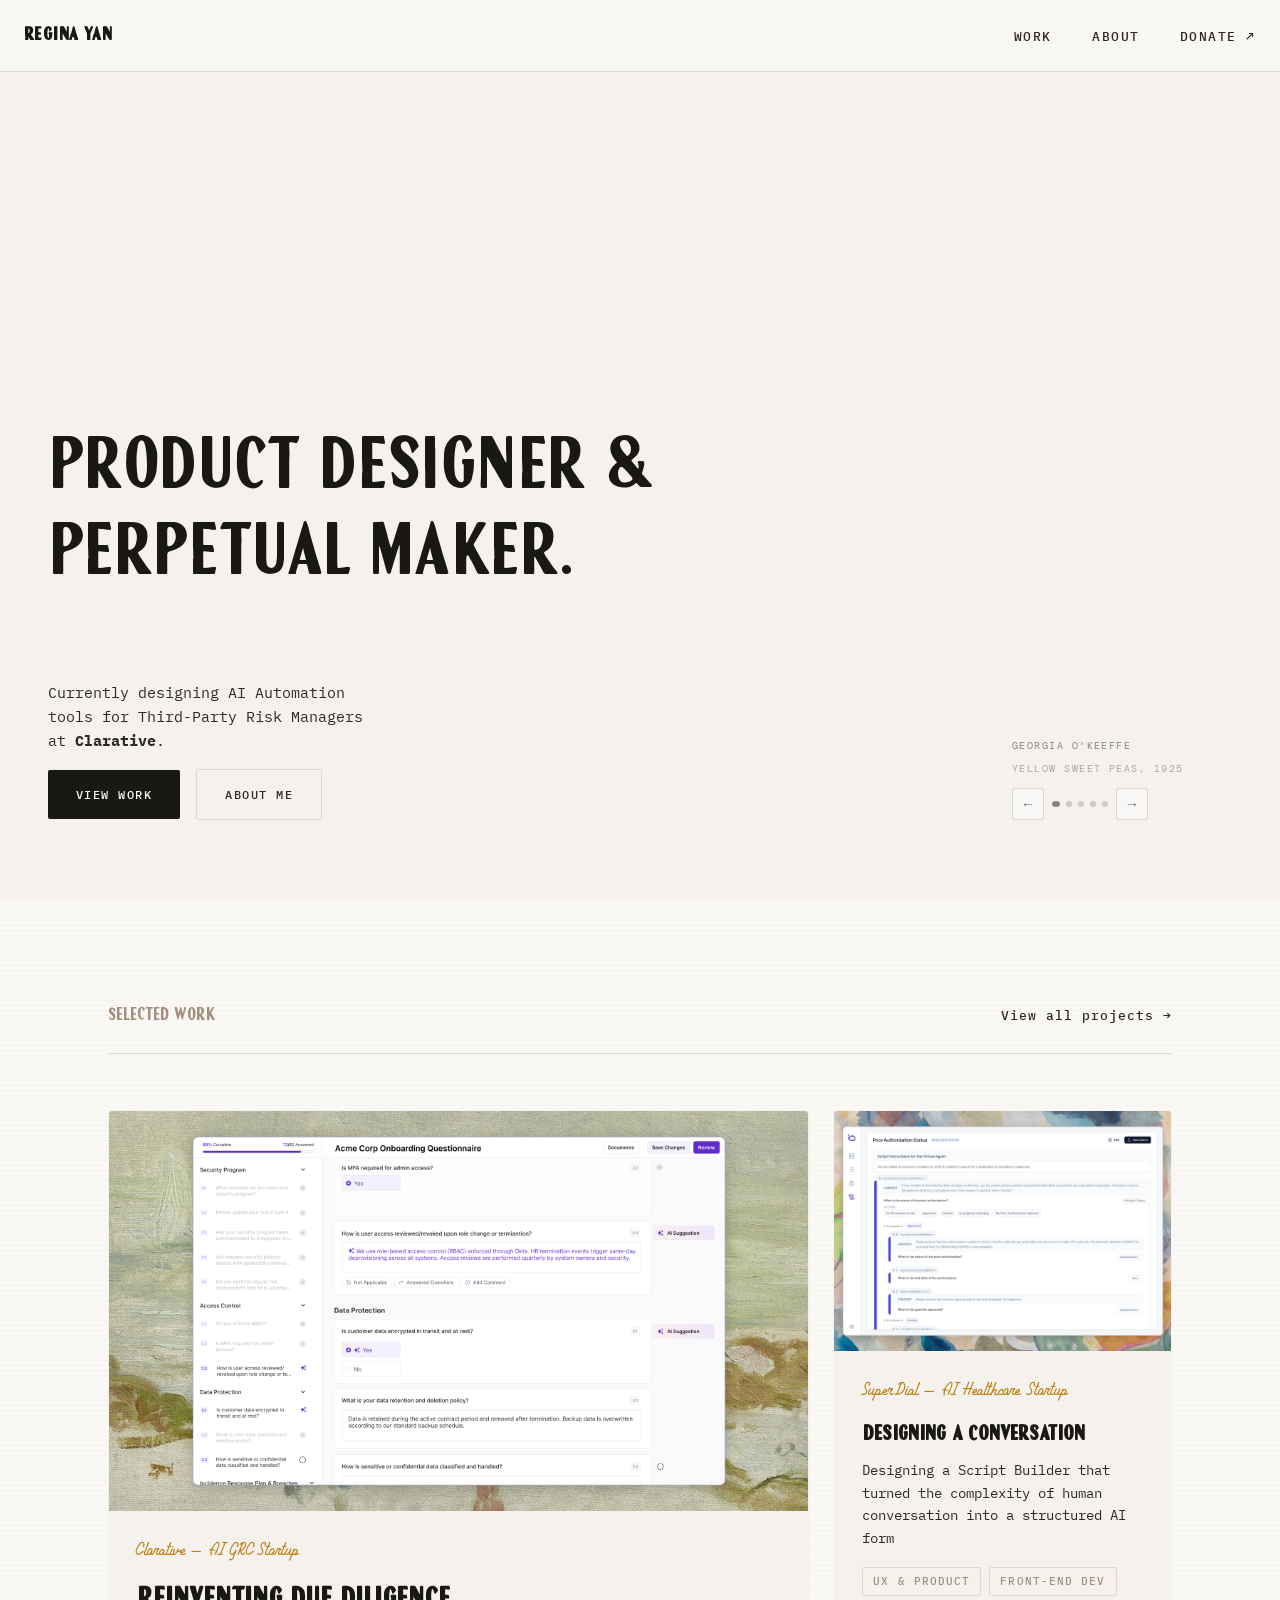
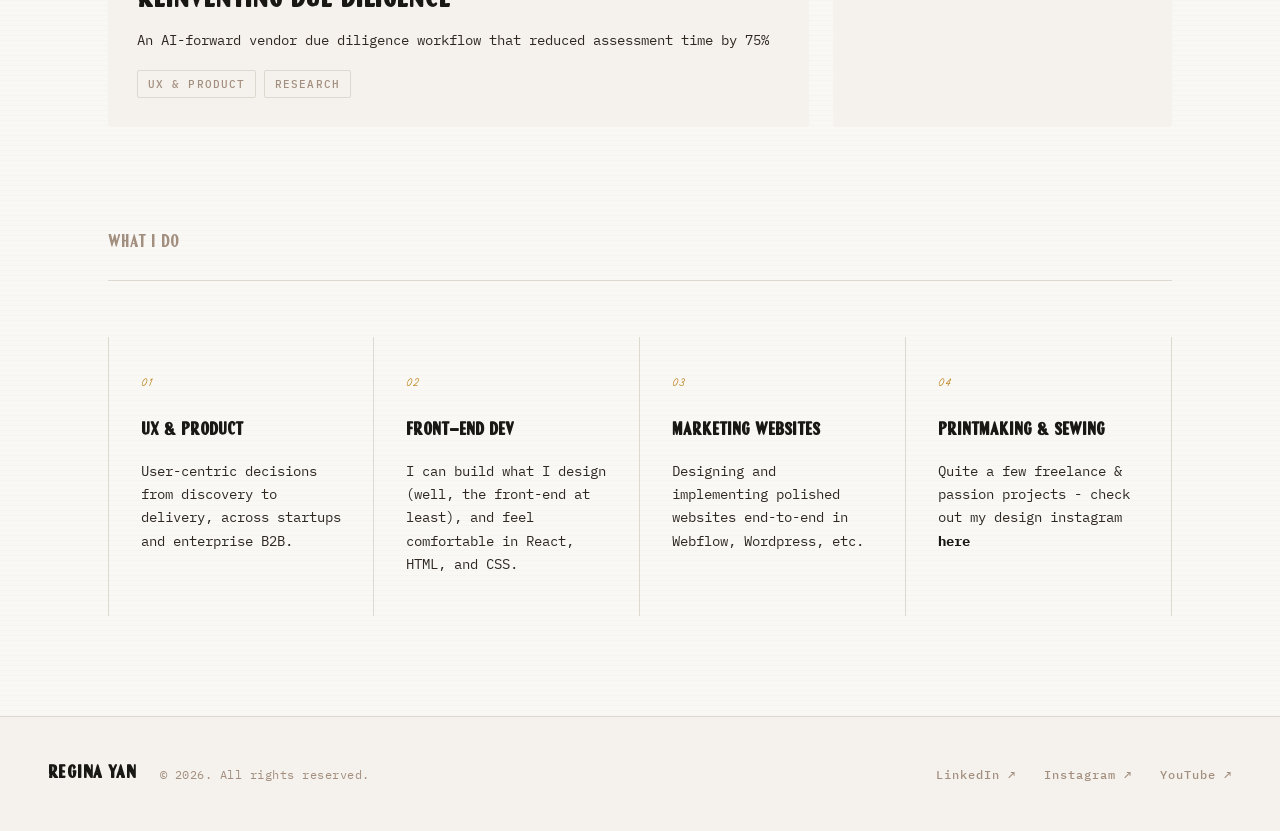
<file: index.html>
<!DOCTYPE html>
<html lang="en">
<head>
  <meta charset="UTF-8" />
  <meta name="viewport" content="width=device-width, initial-scale=1.0" />
  <title>Regina Yan — Product Designer</title>
  <link rel="preconnect" href="https://fonts.googleapis.com" />
  <link rel="preconnect" href="https://fonts.gstatic.com" crossorigin />
  <link href="https://fonts.googleapis.com/css2?family=Playfair+Display:ital,wght@0,400;0,600;0,700;1,400;1,600&family=Geist:wght@300;400;500&family=DM+Mono:wght@400&display=swap" rel="stylesheet" />
  <link rel="stylesheet" href="style.css" />
  <link href="https://fonts.googleapis.com/css2?family=IBM+Plex+Mono:ital,wght@0,100;0,200;0,300;0,400;0,500;0,600;0,700;1,100;1,200;1,300;1,400;1,500;1,600;1,700&display=swap" rel="stylesheet">
  <link href="https://fonts.googleapis.com/css2?family=IBM+Plex+Mono:ital,wght@0,100;0,200;0,300;0,400;0,500;0,600;0,700;1,100;1,200;1,300;1,400;1,500;1,600;1,700&display=swap" rel="stylesheet">
  <link rel="icon" type="image/svg+xml" href="assets/favicon.svg" />
</head>
<body>

  <nav class="nav">
    <a href="index.html" class="nav-logo">Regina Yan</a>
    <ul class="nav-links">
      <li><a href="work.html" class="nav-link">Work</a></li>
      <li><a href="about.html" class="nav-link">About</a></li>
      <li><a href="tourdefun.html" class="nav-link" target="_blank">
         Donate ↗</a></li>
    </ul>
  </nav>

  <!-- HERO -->
  <section class="hero" id="hero">

    <!-- Painting backgrounds — all stacked, only active one visible -->
    <img id="paint-bg-0" src="assets/canvas-okeeffe.png"  style="position:absolute;inset:0;width:100%;height:100%;object-fit:cover;z-index:0;pointer-events:none;transition:opacity 0.6s ease;" />
    <img id="paint-bg-1" src="assets/canvas-kusama.png"   style="position:absolute;inset:0;width:100%;height:100%;object-fit:cover;z-index:0;pointer-events:none;opacity:0;transition:opacity 0.6s ease;" />
    <img id="paint-bg-2" src="assets/canvas-sherald.png"  style="position:absolute;inset:0;width:100%;height:100%;object-fit:cover;z-index:0;pointer-events:none;opacity:0;transition:opacity 0.6s ease;" />
    <img id="paint-bg-3" src="assets/canvas-albers.png"   style="position:absolute;inset:0;width:100%;height:100%;object-fit:cover;z-index:0;pointer-events:none;opacity:0;transition:opacity 0.6s ease;" />
    <img id="paint-bg-4" src="assets/canvas-riley.png"    style="position:absolute;inset:0;width:100%;height:100%;object-fit:cover;z-index:0;pointer-events:none;opacity:0;transition:opacity 0.6s ease;" />

    <!-- Reveal canvas — sits above paintings, below all text -->
    <canvas id="oil-canvas" style="position:absolute;inset:0;width:100%;height:100%;z-index:1;pointer-events:none;"></canvas>

    <!-- Hero text -->
    <!-- <p class="hero-eyebrow" style="position:relative;z-index:2;">Regina Yan</p> -->
    <h1 class="hero-headline" style="position:relative;z-index:2;">
      Product Designer & Perpetual Maker.
    </h1>

    <div class="hero-bottom" style="position:relative;z-index:2;">
      <div>
        <p class="hero-sub">
          Currently designing AI Automation tools for Third-Party Risk Managers at <a href="https://www.clarative.ai" target="_blank"><b>Clarative</b></a>.
        </p>
        <div class="hero-actions">
          <a href="work.html" class="btn btn-primary">View Work</a>
          <a href="about.html" class="btn btn-ghost">About Me</a>
        </div>
      </div>
      <div id="painting-switcher" class="painting-switcher">
        <p id="painting-label-artist" class="painting-label-artist"></p>
        <p id="painting-label-work" class="painting-label-work"></p>
        <div style="display:flex;gap:8px;align-items:center;margin-top:4px;">
          <button id="paint-prev" aria-label="Previous painting" class="btn-painting">←</button>
          <div id="paint-dots" class="painting-dots"></div>
          <button id="paint-next" aria-label="Next painting" class="btn-painting">→</button>
        </div>
      </div>
    </div>

  </section>

  <!-- MARQUEE -->
  <!-- <div class="marquee-strip">
    <div class="marquee-track">
      <span class="marquee-item"><span>✦</span> UX & Product Design</span>
      <span class="marquee-item"><span>✦</span> Front-End Dev</span>
      <span class="marquee-item"><span>✦</span> Back-End Dev</span>
      <span class="marquee-item"><span>✦</span> Webflow</span>
      <span class="marquee-item"><span>✦</span> Design Systems</span>
      <span class="marquee-item"><span>✦</span> Illustration</span>
      <span class="marquee-item"><span>✦</span> Startups & Enterprise</span>
      <span class="marquee-item"><span>✦</span> UX & Product Design</span>
      <span class="marquee-item"><span>✦</span> Front-End Dev</span>
      <span class="marquee-item"><span>✦</span> Back-End Dev</span>
      <span class="marquee-item"><span>✦</span> Webflow</span>
      <span class="marquee-item"><span>✦</span> Design Systems</span>
      <span class="marquee-item"><span>✦</span> Illustration</span>
      <span class="marquee-item"><span>✦</span> Startups & Enterprise</span>
    </div>
  </div> -->

  <!-- FEATURED WORK -->
  <section class="section">
    <div class="section-header">
      <span class="section-tag">Selected Work</span>
      <a href="work.html" class="section-link">View all projects →</a>
    </div>
    <div class="cards-grid">

      <a href="case-study-due-diligence.html" class="card card--featured fade-up">
        <div class="card-img">
          <img src="assets/card-duediligence.png" alt="Reinventing Due Diligence" />
        </div>
        <div class="card-body">
          <span class="card-company">Clarative — AI GRC Startup</span>
          <h3 class="card-title">Reinventing Due Diligence</h3>
          <p class="card-desc">An AI-forward vendor due diligence workflow that reduced assessment time by 75%</p>
          <div class="card-tags">
            <span class="card-tag">UX & Product</span>
            <span class="card-tag">Research</span>
          </div>
        </div>
      </a>

      <a href="case-study-superdial.html" class="card fade-up" style="transition-delay:0.1s">
        <div class="card-img">
          <img src="assets/card-script.png" alt="Designing a Conversation" />
        </div>
        <div class="card-body">
          <span class="card-company">SuperDial — AI Healthcare Startup</span>
          <h3 class="card-title">Designing a Conversation</h3>
          <p class="card-desc">Designing a Script Builder that turned the complexity of human conversation into a structured AI form</p>
          <div class="card-tags">
            <span class="card-tag">UX & Product</span>
            <span class="card-tag">Front-End Dev</span>
          </div>
        </div>
      </a>

    </div>
  </section>

  <!-- EXPERTISE -->
  <section class="section" style="padding-top: 0;">
    <div class="section-header">
      <span class="section-tag">What I Do</span>
    </div>
    <div class="expertise-grid">
      <div class="expertise-item fade-up">
        <span class="expertise-num">01</span>
        <h4>UX & Product</h4>
        <p>User-centric decisions from discovery to delivery, across startups and enterprise B2B.</p>
      </div>
      <div class="expertise-item fade-up" style="transition-delay:0.05s">
        <span class="expertise-num">02</span>
        <h4>Front-End Dev</h4>
        <p>I can build what I design (well, the front-end at least), and feel comfortable in React, HTML, and CSS.</p>
      </div>
      <div class="expertise-item fade-up" style="transition-delay:0.1s">
        <span class="expertise-num">03</span>
        <h4>Marketing Websites</h4>
        <p>Designing and implementing polished websites end-to-end in Webflow, Wordpress, etc.</p>
      </div>
      <div class="expertise-item fade-up" style="transition-delay:0.15s">
        <span class="expertise-num">04</span>
        <h4>Printmaking & Sewing</h4>
        <p>Quite a few freelance & passion projects - check out my design instagram <a class="link" href="https://www.instagram.com/designbyregina" target="_blank"><b>here</b></a></p>
      </div>
    </div>
  </section>

  <footer class="footer">
    <div class="footer-left">
      <span class="nav-logo">Regina Yan</span>
      <p>© 2026. All rights reserved.</p>
    </div>
    <div class="footer-links">
      <a href="https://www.linkedin.com/in/reginayan/" target="_blank">LinkedIn ↗</a>
      <a href="https://www.instagram.com/designbyregina" target="_blank">Instagram ↗</a>
      <a href="https://www.youtube.com/@reginayan" target="_blank">YouTube ↗</a>
    </div>
  </footer>

  <script src="main.js"></script>

  <!-- PAINTBRUSH CURSOR -->
  <div id="brush-cursor" style="position:fixed;pointer-events:none;z-index:9999;display:none;width:34px;height:67px;transform-origin:17px 67px;"><svg width="34" height="67" viewBox="0 0 34 67" fill="none" xmlns="http://www.w3.org/2000/svg">
    <g clip-path="url(#clip0_990_1421)">
    <path d="M20.8175 57.8287C20.8015 57.6128 20.776 57.3981 20.7771 57.1823C20.7771 57.1315 20.8653 57.0818 20.9301 57.0141C20.8069 56.9019 20.5954 56.8205 20.6347 56.5623C20.6623 56.3836 20.64 56.1974 20.64 55.9742C20.5635 55.9445 20.4339 55.9043 20.3149 55.8451C20.2139 55.7943 20.1682 55.7213 20.3 55.6409C20.4796 55.5298 20.5635 55.4166 20.3297 55.259C20.2872 55.2305 20.3138 55.0993 20.3074 54.9903C20.2384 54.9448 20.1406 54.8792 20.012 54.7946C20.0875 54.7406 20.1523 54.6952 20.216 54.6486C20.2575 54.6179 20.2979 54.5841 20.3382 54.5523C20.2894 54.5174 20.2405 54.4836 20.1927 54.4465C20.131 54.4 20.0694 54.3513 19.9897 54.2889C20.1247 54.2307 20.2012 54.1979 20.2777 54.1651C20.2745 54.1408 20.2713 54.1165 20.2681 54.0911C20.097 54.0488 19.926 54.0065 19.6805 53.9451C19.8781 53.8435 19.995 53.7832 20.1204 53.7177C20.0088 53.5812 19.9164 53.4437 19.7974 53.7335C19.7825 53.6679 19.7868 53.6214 19.7687 53.6108C19.6975 53.5685 19.6189 53.5368 19.5434 53.5008C19.6178 53.4437 19.7145 53.4013 19.7623 53.3273C19.9164 53.0935 19.6582 53.1178 19.5647 53.0406C19.6412 52.9242 19.7177 52.8089 19.8314 52.6375C19.6773 52.6862 19.5902 52.7148 19.5402 52.7306C19.4595 52.6153 19.3989 52.5286 19.3405 52.445C19.4085 52.4006 19.4775 52.3561 19.5466 52.3117C19.4945 52.2472 19.4446 52.1816 19.3915 52.1192C19.3288 52.0451 19.2629 51.9732 19.1832 51.8843C19.2385 51.8642 19.3054 51.8399 19.3808 51.8134C19.3638 51.788 19.3522 51.7658 19.3362 51.7478C19.2151 51.6029 19.0769 51.4686 18.9813 51.3088C18.9526 51.2612 19.0174 51.0951 19.0791 51.0666C19.2863 50.9682 19.197 50.8486 19.1067 50.7608C18.9643 50.6233 18.7943 50.5133 18.6041 50.3662C18.7114 50.3271 18.7847 50.3006 18.8825 50.2657C18.3172 50.107 18.2173 49.8743 18.4309 49.5643C18.3586 49.5389 18.2917 49.5146 18.2237 49.4903C18.2609 49.4046 18.2938 49.3295 18.3342 49.2364C18.2173 49.2163 18.1259 49.2004 18.009 49.1803C18.077 49.0703 18.1355 48.9751 18.1674 48.9243C18.0855 48.6905 18.0122 48.4768 17.9293 48.2409C17.8581 48.1975 17.7508 48.133 17.6042 48.0441C17.4235 48.3647 17.109 48.0262 16.8455 48.1192C16.855 48.2145 16.8625 48.2959 16.872 48.3911C16.6531 48.2769 16.4119 48.3185 16.1484 48.516C16.0315 48.1044 15.8264 48.4461 15.6554 48.4345C15.6373 48.5794 15.6203 48.7053 15.6044 48.8323C15.377 48.8481 15.2112 48.5488 14.9551 48.7709C15.1474 48.8503 15.2622 48.9201 15.1124 49.1454C15.0688 49.211 15.1219 49.3951 14.9934 49.4945C14.9774 49.5072 15.0072 49.5844 15.0231 49.6289C15.0359 49.6648 15.0837 49.7177 15.0752 49.7262C14.8361 49.9896 14.9987 50.3398 14.8754 50.6328C14.7915 50.8338 14.9806 51.0359 15.1559 50.9957C15.2282 51.2654 15.2994 51.5352 15.378 51.8272C15.4163 51.8346 15.4907 51.8483 15.6012 51.8695C15.4333 51.9626 15.2803 52.0462 15.5013 52.2049C15.5172 52.2154 15.5055 52.2726 15.4981 52.3054C15.4641 52.4503 15.5002 52.482 15.6277 52.5392C15.7287 52.5846 15.8721 52.6756 15.8796 52.7581C15.8913 52.8787 15.7999 53.0099 15.7531 53.1316C15.785 53.1919 15.8403 53.2903 15.8881 53.3918C15.9646 53.5526 16.0496 53.7124 16.107 53.8795C16.158 54.0276 16.1697 54.1895 16.2154 54.3408C16.261 54.491 16.3344 54.6338 16.3822 54.784C16.4088 54.8676 16.4088 54.9596 16.4236 55.0739C16.5256 55.0781 16.6436 55.0845 16.8115 55.0919C16.4598 55.3384 16.8359 55.4939 16.8423 55.6991C16.8465 55.8324 17.0282 55.953 17.0548 56.0937C17.0941 56.2947 17.0644 56.5095 17.0644 56.6935C17.1674 56.9443 17.4044 57.1146 17.3492 57.4267C17.3066 57.6636 17.499 57.9577 17.7072 58.018C17.6658 58.164 17.6244 58.31 17.6042 58.383C17.7444 58.5374 17.8688 58.6475 17.9538 58.7818C17.991 58.84 17.9442 58.949 17.9389 59.0347C17.9304 59.1595 17.9134 59.2854 17.9208 59.4092C17.9272 59.5097 17.9655 59.608 17.9995 59.7498C18.3852 59.8016 18.2502 60.2036 18.3204 60.4649C18.3735 60.6617 18.3905 60.8299 18.5828 60.9516C18.721 61.0383 18.8432 61.1759 18.6753 61.3599C18.6455 61.3927 18.6349 61.4615 18.6423 61.508C18.6753 61.6995 18.6944 61.8995 18.7709 62.074C18.8049 62.1502 18.9654 62.1713 19.1917 62.2866C19.1173 62.3152 19.044 62.3448 18.9494 62.3819C19.0217 62.4125 19.0961 62.4432 19.1864 62.4802C19.1386 62.5173 19.1014 62.5469 19.0397 62.5956C19.1386 62.6188 19.2183 62.6368 19.3351 62.6643C19.23 62.804 19.1364 62.9267 19.0408 63.0536C19.1503 63.1224 19.2427 63.1795 19.3543 63.2483C19.0344 63.4683 19.299 63.645 19.3649 63.8365C19.3925 63.9179 19.4297 64.0026 19.4276 64.0851C19.4255 64.1771 19.3851 64.2681 19.3617 64.3591C19.3893 64.3728 19.4159 64.3876 19.4435 64.4014C19.3203 64.5156 19.197 64.631 19.0727 64.7452L19.0472 64.6627C18.8527 64.7008 18.6561 64.7283 18.4649 64.7791C18.2864 64.8267 18.1185 64.9134 17.9389 64.9557C17.5149 65.0562 17.0867 65.1387 16.6616 65.234C16.5968 65.2488 16.5405 65.3017 16.4768 65.3271C16.1516 65.4572 15.836 65.3271 15.5257 65.2657C15.3206 65.2255 15.2155 65.0679 15.2537 64.832C15.2633 64.7727 15.1868 64.6849 15.1304 64.632C15.0369 64.5453 14.9275 64.4754 14.818 64.394C14.8659 64.3146 14.9105 64.2427 14.9604 64.1602C14.9062 64.1263 14.851 64.0914 14.7713 64.0406C14.8372 63.9327 14.9211 63.8418 14.9487 63.736C14.9764 63.6323 14.9881 63.4577 14.9317 63.4154C14.8435 63.3509 14.6916 63.3721 14.5109 63.3509C14.3962 63.2261 14.427 62.7891 14.6459 62.4961C14.5535 62.4305 14.4663 62.3522 14.3654 62.3004C14.1188 62.1745 14.0902 61.8741 14.3271 61.6847C14.2251 61.5207 14.088 61.3663 14.0285 61.1854C13.9446 60.9315 13.8011 60.722 13.6662 60.4999C13.6322 60.4448 13.7097 60.3221 13.7246 60.2671C13.5897 60.1624 13.4069 60.0513 13.2794 59.8958C13.2507 59.8609 13.4122 59.6694 13.5079 59.516C13.29 59.5573 13.0733 59.5975 12.78 59.6535C12.9022 59.8715 13.0063 60.0587 13.1126 60.247C12.7608 60.5443 12.7577 60.5951 13.0329 61.0203C13.0552 61.0553 13.0201 61.1801 12.984 61.1928C12.7821 61.27 12.8352 61.3631 12.9351 61.489C13.0456 61.6276 13.1583 61.7778 12.9532 61.9619C13.2029 62.0021 13.1827 62.184 13.1816 62.3491C13.1816 62.3554 13.0584 62.3618 12.9266 62.3755C12.9596 62.6252 13.0127 62.9034 13.0297 63.1837C13.0403 63.352 13.2454 63.5678 12.9404 63.6831C13.2018 64.0354 13.1965 64.0639 12.8119 64.1496C12.8512 64.2374 12.8692 64.3379 12.9277 64.3972C13.1402 64.6098 13.1306 64.6796 12.8565 64.7865C12.8873 64.9451 12.9032 65.107 12.9553 65.2572C12.9744 65.3133 13.0764 65.3419 13.1381 65.381C13.052 65.4297 12.9585 65.4836 12.866 65.5376C12.934 65.6233 13.001 65.71 13.0913 65.8232C12.9659 65.8475 12.8756 65.8655 12.764 65.8867C12.7587 65.9745 12.7555 66.0602 12.746 66.1459C12.7268 66.331 12.6556 66.4347 12.4346 66.4431C12.0234 66.459 11.6143 66.514 11.2041 66.5574C10.9172 66.587 10.6303 66.6156 10.3445 66.6589C10.0374 66.7055 9.73137 66.769 9.42641 66.8261C9.40941 66.8293 9.39347 66.8515 9.37965 66.8483C8.83135 66.7256 8.31387 67.007 7.773 66.97C7.70712 66.9657 7.64337 66.9277 7.57748 66.9245C7.50735 66.9202 7.43616 66.9361 7.36496 66.9456C7.22045 66.9657 7.07594 66.988 6.9633 67.0049C6.88254 66.8377 6.80604 66.7087 6.75822 66.5701C6.73378 66.4992 6.76247 66.4114 6.7646 66.331C6.76672 66.2316 6.7646 66.1311 6.7646 65.9808C6.7561 65.984 6.81454 65.9607 6.8496 65.947C6.88255 65.6751 6.91124 65.4127 6.9463 65.1525C6.95161 65.1123 7.00899 65.0689 6.99943 65.0404C6.88573 64.6764 7.09507 64.3094 6.94418 63.9243C6.85917 63.7074 6.73803 63.4017 6.95374 63.1277C7.01643 63.0483 6.96118 62.8791 6.96755 62.7521C6.96968 62.7045 6.97924 62.6474 7.00687 62.6125C7.20132 62.367 7.21408 62.1597 7.05894 61.8804C7.02706 61.8233 7.026 61.7461 7.02493 61.6773C7.02281 61.4361 7.07063 61.1896 6.86342 60.9875C6.82198 60.9473 6.86129 60.8215 6.87086 60.7358C6.87829 60.6691 6.8953 60.6035 6.90911 60.5379C6.9208 60.4829 6.91974 60.3909 6.94949 60.3782C7.28208 60.2417 7.07381 60.1275 6.96543 59.9624C6.87617 59.8291 6.87511 59.6377 6.84535 59.516C6.98243 59.3795 7.08763 59.2759 7.2417 59.1225C7.06744 59.1098 6.96755 59.1309 6.91761 59.0907C6.85598 59.041 6.78479 58.9067 6.81029 58.8654C6.90061 58.7162 7.03025 58.5914 7.14713 58.4549C6.79966 58.3322 6.7646 58.1947 6.96224 58C6.93674 57.5684 6.89317 57.1791 6.90167 56.7909C6.9038 56.684 7.06 56.5814 7.18751 56.4259C7.04831 56.4354 6.94737 56.4428 6.81029 56.4523C6.85492 56.3677 6.9123 56.2958 6.93143 56.2143C6.95055 56.1339 6.93249 56.044 6.92611 55.9583C6.92399 55.9265 6.88786 55.8874 6.89848 55.8652C7.0685 55.4992 6.89211 55.1162 6.94099 54.7681C6.99412 54.3862 6.92718 54.0118 6.99412 53.6298C7.06425 53.2321 6.98456 52.8227 6.85917 52.4048C6.75078 52.043 6.6764 51.6452 6.58821 51.2633C6.53401 51.0285 6.60521 50.7926 6.5797 50.5672C6.55739 50.3705 6.42031 50.1864 6.32362 49.9759C6.30874 49.9812 6.34487 49.9716 6.37675 49.9536C6.41394 49.9325 6.44582 49.9039 6.48088 49.8775C6.44901 49.8468 6.41819 49.7918 6.38525 49.7907C6.22374 49.7854 6.19292 49.6923 6.18123 49.5548C6.15679 49.2766 6.20354 48.9846 5.94852 48.7561C5.89008 48.7032 5.97402 48.4927 6.00165 48.3636C6.00484 47.9563 5.54792 47.6855 5.67543 47.202C5.62124 47.1925 5.55855 47.1819 5.46398 47.165C5.55642 47.0264 5.63612 46.9048 5.71156 46.7916C5.55111 46.6816 5.42041 46.5927 5.29077 46.5038C5.28758 46.5091 5.26952 46.544 5.22702 46.6234C5.14626 46.2267 5.07719 45.8807 5.00706 45.5337C5.06125 45.5136 5.10694 45.4967 5.18558 45.4681C5.03681 45.2999 4.90292 45.1508 4.76479 44.9942C4.9975 44.7985 4.50445 44.7668 4.61602 44.5605C4.65853 44.5742 4.70847 44.5901 4.7616 44.607C4.77541 44.3605 4.78923 44.1267 4.80517 43.858C4.66065 43.858 4.53951 43.8665 4.4205 43.8538C4.37056 43.8485 4.32593 43.7977 4.27918 43.767C4.31849 43.7142 4.34718 43.6443 4.39925 43.6126C4.5969 43.4888 4.79985 43.3714 5.006 43.2624C5.09738 43.2138 5.20045 43.1863 5.30033 43.1556C5.47991 43.0995 5.66056 43.0477 5.8412 42.9958C5.94108 42.9673 6.04097 42.9408 6.14191 42.9133C6.20142 42.8975 6.2758 42.9006 6.32043 42.8657C6.46601 42.7504 6.57971 42.5653 6.81241 42.7123C6.83898 42.7292 6.94099 42.6806 6.96756 42.6383C7.15351 42.3315 7.42872 42.2923 7.74963 42.3505C7.79638 42.359 7.85376 42.3019 7.90795 42.2786C8.40525 42.0744 8.90149 41.8681 9.40091 41.6692C9.47104 41.6417 9.58899 41.6174 9.63043 41.6544C9.83976 41.8353 9.98534 41.6724 10.1479 41.5857C10.1777 41.5698 10.2138 41.5465 10.2435 41.5497C10.4678 41.5708 10.6909 41.5984 10.9141 41.6227C10.9842 41.3222 11.0479 41.3032 11.2775 41.4989C11.3104 41.5264 11.3763 41.5391 11.4177 41.5264C11.457 41.5148 11.5038 41.4672 11.5134 41.428C11.5792 41.135 11.677 41.0652 12.0383 41.0842C12.017 41.1382 11.9979 41.1868 11.9565 41.2947C12.1955 41.2334 12.3879 41.1837 12.6355 41.1191C12.526 41.0779 12.4601 41.0535 12.3528 41.0123C12.4463 40.9626 12.5143 40.8959 12.5717 40.9044C12.6695 40.9171 12.7747 40.9604 12.8522 41.0207C13.0849 41.1995 13.0924 41.2027 13.1806 41.0144C13.3602 40.9848 13.4845 40.9636 13.6513 40.9361C13.5684 40.8345 13.5164 40.77 13.4611 40.7013C13.5546 40.6484 13.6545 40.5912 13.7533 40.5341L13.7459 40.5267C13.7969 40.7415 13.9616 40.7848 14.1305 40.7235C14.2209 40.6907 14.2751 40.5574 14.3112 40.4474C14.4387 40.3881 14.563 40.3151 14.6958 40.2739C14.7745 40.2495 14.8701 40.2686 14.9562 40.2802C14.9849 40.2834 15.0231 40.3458 15.0348 40.3394C15.2845 40.2093 15.5364 40.4526 15.7616 40.35C15.9019 40.2855 16.0283 40.1258 16.0921 39.9787C16.159 39.8274 16.2164 39.783 16.3248 39.9004C16.4789 40.0686 16.6563 40.0781 16.8869 40.0242C16.8179 39.9004 16.752 39.7841 16.6893 39.6709C16.9879 39.564 17.0314 39.5926 17.1898 39.8697C17.3343 40.1205 17.346 40.3976 17.4097 40.6663C17.4565 40.8631 17.4193 41.1107 17.6998 41.1921C17.7243 41.1995 17.703 41.3603 17.703 41.5127C17.7115 41.5158 17.7859 41.5476 17.8146 41.5592C17.8953 41.7369 17.9601 41.8808 18.043 42.0638C18.1312 42.3611 18.0717 42.7536 18.433 43.0244C18.3522 43.0593 18.3002 43.0815 18.2003 43.1238C18.3267 43.1799 18.4139 43.2169 18.5127 43.2603C18.5945 43.4454 18.5414 43.7469 18.9069 43.7734C18.8389 43.9289 18.7752 44.077 18.7082 44.2315C19.078 44.3722 19.1503 44.515 19.0291 44.8175C19.3458 44.8979 19.1226 45.0947 19.1205 45.264C19.1789 45.282 19.2416 45.301 19.3118 45.3222C19.2565 45.4385 19.1248 45.5549 19.3723 45.63C19.435 45.6491 19.4414 45.8585 19.469 45.9823C19.4807 46.0362 19.4669 46.1336 19.4903 46.142C19.8378 46.2658 19.7283 46.5768 19.7496 46.8117C19.7708 47.0423 19.8123 47.2063 19.9876 47.2116C20.062 47.4411 20.1279 47.6263 20.1799 47.8146C20.2065 47.9119 20.3924 48.0283 20.1608 48.115C20.147 48.1203 20.1374 48.1912 20.1523 48.2081C20.266 48.3351 20.3861 48.4557 20.5189 48.5932C20.3319 48.7741 20.453 49.065 20.5784 49.1465C20.8302 49.3062 20.6549 49.5263 20.742 49.705C20.8345 49.8955 20.8855 50.0869 21.064 50.2266C21.1161 50.2668 21.1023 50.3842 21.132 50.4614C21.1788 50.5842 21.2064 50.7354 21.2956 50.8158C21.4678 50.9724 21.7217 50.8412 21.7547 50.5757C21.7749 50.4159 21.8535 50.3133 21.9906 50.3239C22.2722 50.3451 22.3529 50.2086 22.3455 50.0721C22.6175 49.7632 22.8364 49.5146 23.0553 49.265C23.0394 49.2491 23.0234 49.2332 23.0075 49.2173C23.101 49.2078 23.1945 49.1972 23.288 49.1877L23.2296 49.1317C23.4485 48.8439 23.6674 48.5551 23.8884 48.2642C23.6929 48.0579 23.8926 47.5797 23.372 47.603C23.44 47.4559 23.4889 47.348 23.5239 47.2729C23.4687 47.1407 23.4219 47.0222 23.3698 46.9058C23.3178 46.7916 23.2583 46.6794 23.202 46.5673L23.0798 46.6604C23.1733 46.5969 23.2678 46.5335 23.3497 46.4784C22.8513 46.1092 22.9331 45.4724 22.5846 45.0175C22.5952 45.0122 22.5474 45.0334 22.4932 45.0577C22.4719 44.9942 22.4549 44.9307 22.4294 44.8715C22.4209 44.8514 22.3933 44.8398 22.3551 44.8091C22.4199 44.7678 22.4741 44.734 22.5283 44.6991C22.5091 44.6927 22.4911 44.6874 22.4719 44.6811C22.5049 44.5309 22.5389 44.3817 22.5793 44.1997C22.5028 44.1595 22.3752 44.0918 22.2467 44.0241C22.2956 43.9522 22.3455 43.8792 22.3954 43.8051C22.3859 43.7914 22.3763 43.7776 22.3667 43.7628C22.2945 43.7956 22.2233 43.8284 22.066 43.9014C22.1425 43.6941 22.2116 43.5597 22.2392 43.4169C22.2594 43.3121 22.2275 43.1979 22.2127 43.0879C22.2042 43.0233 22.1861 42.9599 22.167 42.8731C22.1404 42.871 22.0724 42.8668 21.9874 42.8615C21.9757 42.7938 21.964 42.7261 21.9523 42.6573C21.9385 42.6573 21.9247 42.6552 21.9109 42.6541C21.8886 42.7187 21.8673 42.7843 21.8365 42.8742C21.76 42.7546 21.574 42.7166 21.675 42.5335C21.7047 42.4785 21.7462 42.4288 21.7759 42.3727C21.8227 42.2839 21.8652 42.1908 21.912 42.0924C21.4157 41.9877 21.3934 41.9326 21.6112 41.4598C21.4338 41.2376 21.2574 41.0176 21.0895 40.807C21.1915 40.7288 21.2818 40.66 21.3732 40.5902C21.2234 40.496 21.1033 40.4209 20.9599 40.3299C21.0172 40.2823 21.0587 40.2474 21.1278 40.1892C20.9652 40.1765 21.0024 39.8856 20.7718 39.9914L20.7718 39.7502C20.7718 39.7502 20.7133 39.7312 20.6506 39.7111C20.6985 39.6275 20.7431 39.5481 20.8037 39.4423C20.691 39.4233 20.6188 39.4117 20.5083 39.3926C20.5444 39.2847 20.5773 39.1863 20.6177 39.0636C20.5784 39.0181 20.52 38.9494 20.4318 38.8478C20.7293 38.7653 21.0215 38.7177 21.284 38.6024C21.539 38.4913 21.8344 38.4712 22.0384 38.2152C22.1574 38.066 22.3933 38.0036 22.5814 37.9137C22.8821 37.7709 23.1903 37.6429 23.4899 37.4958C23.5951 37.444 23.7279 37.3784 23.7715 37.2842C23.8576 37.097 23.9362 37.1456 24.018 37.1827C24.2061 37.1012 24.3921 37.0124 24.5844 36.9404C24.7374 36.8833 24.9021 36.8568 25.0562 36.8008C25.2294 36.7384 25.6629 36.8685 25.715 37.0092C25.8011 36.9796 25.8871 36.9499 25.9743 36.9203C25.8978 37.1129 25.7692 37.2102 25.8712 37.4672C25.9573 37.6852 25.9775 37.8481 26.2761 37.8968C26.1995 37.9634 26.123 38.029 26.0561 38.0872C26.1209 38.175 26.1942 38.2744 26.2654 38.3696C26.3111 38.3485 26.3632 38.3242 26.4163 38.2998C26.4344 38.3379 26.4737 38.4035 26.4663 38.4098C26.3983 38.4648 26.3217 38.5093 26.2272 38.5696C26.2867 38.6013 26.3483 38.6331 26.4163 38.669C26.3249 38.7325 26.2335 38.796 26.1517 38.8531C26.2729 38.9684 26.3834 39.0721 26.479 39.162C26.4131 39.271 26.3568 39.3641 26.2718 39.5058L26.8414 39.5058L26.8414 40.039C26.8743 40.0464 26.9327 40.058 26.9487 40.0623C26.971 40.5119 27.056 40.9097 27.3588 41.2006C27.3673 41.3286 27.3758 41.4481 27.3875 41.6058C27.3769 41.61 27.3015 41.6364 27.1729 41.6819C27.2813 41.7549 27.3503 41.8131 27.43 41.8501C27.5055 41.885 27.5905 41.8988 27.6415 41.9125C27.5767 42.0723 27.5289 42.1887 27.498 42.2648C27.6967 42.4352 27.8455 42.5642 28.0134 42.7081C27.955 42.7261 27.8901 42.7451 27.8328 42.7631C27.803 42.8848 27.7743 43.0043 27.7531 43.09C27.8689 43.4825 27.9815 43.8654 28.1027 44.277C28.1685 44.2928 28.2929 44.3246 28.3991 44.351C28.3726 44.5531 28.3502 44.7255 28.3258 44.9138C28.4395 44.8948 28.5128 44.8831 28.5766 44.8726C28.635 45.2428 28.6913 45.5972 28.7508 45.9685C28.7848 45.9749 28.8422 45.9876 28.9113 46.0013C28.7902 46.2616 28.8794 46.4012 29.1642 46.4213C28.9867 46.5927 28.9931 47.0254 29.1876 47.2528C29.1313 47.2994 29.0739 47.347 29.0048 47.4041C28.9559 47.3216 28.9198 47.2592 28.8614 47.1618C28.8242 47.2877 28.7987 47.3745 28.7657 47.4887C28.9719 47.5237 29.1653 47.5554 29.3576 47.5882C29.6572 47.6781 29.7667 47.9383 29.7539 48.2779C29.7274 48.2885 29.6647 48.3128 29.6031 48.3372C29.7221 48.4736 29.8421 48.6112 29.9718 48.7593C29.9144 48.8048 29.8708 48.8386 29.8018 48.8936C29.8974 48.9296 29.9643 48.955 29.9696 48.9571C29.9696 49.1295 29.9696 49.2639 29.9696 49.3983C29.9101 49.3274 29.8506 49.2586 29.7784 49.1761C29.7167 49.2501 29.6711 49.3052 29.5935 49.3983C29.7252 49.4469 29.8262 49.485 29.9271 49.522C29.7327 49.7802 30.0005 49.9092 30.1216 50.0954C30.1386 49.9843 30.1556 49.8732 30.1779 49.7294C30.2672 49.7886 30.3362 49.8341 30.4542 49.9113C30.4627 49.8764 30.4797 49.8077 30.4967 49.7389C30.5307 49.7601 30.5636 49.7802 30.5976 49.8013C30.5636 49.9589 30.5296 50.1155 30.4914 50.2932C30.5371 50.3059 30.6136 50.3271 30.7623 50.3683C30.621 50.399 30.5509 50.4149 30.4712 50.4318C30.4553 50.6963 30.5243 50.8984 30.8219 50.9713C30.791 51.0327 30.7602 51.093 30.7167 51.1808C30.8367 51.203 30.9345 51.22 31.0344 51.2379C31.0152 51.2982 31.0971 51.7447 31.1364 51.823C31.1481 51.8462 31.1619 51.8695 31.1661 51.8949C31.2079 52.1389 31.3436 52.3054 31.5731 52.3942C31.4977 52.463 31.4339 52.5201 31.35 52.5963C31.4637 52.664 31.571 52.7264 31.69 52.7973C31.6741 52.866 31.656 52.9412 31.6411 53.0057C31.7814 53.1601 31.9163 53.3093 32.0683 53.4765C31.9535 53.5452 31.8334 53.6172 31.6783 53.7113C31.8419 53.7335 31.9716 53.7515 32.149 53.7769C32.0247 53.8541 31.9397 53.907 31.8547 53.9599C31.8632 53.9768 31.8728 53.9938 31.8813 54.0107C31.9525 53.998 32.0226 53.9842 32.1203 53.9663C31.9376 54.3048 32.3679 54.3598 32.3594 54.6275C32.3477 54.638 32.3116 54.6698 32.3286 54.655C32.4211 54.9025 32.505 55.1099 32.5751 55.3214C32.5996 55.3955 32.5911 55.4812 32.5964 55.5616C32.5964 55.5785 32.5815 55.5997 32.5879 55.6124C32.6814 55.8017 32.7855 55.9869 32.8695 56.1804C32.9109 56.2767 32.9694 56.4481 32.93 56.4819C32.6548 56.721 32.8939 56.738 33.0661 56.7813C32.9449 56.9093 32.913 56.9813 33.0724 57.1135C33.2371 57.25 33.3402 57.4669 33.4528 57.6573C33.5432 57.8107 33.608 57.9778 33.6951 58.1608C33.6611 58.1767 33.5974 58.2063 33.5835 58.2127C33.6739 58.4645 33.761 58.7057 33.8524 58.9606C33.8513 58.9606 33.7801 58.9765 33.6526 59.004C33.7387 59.0897 33.7961 59.1426 33.8481 59.1997C33.9013 59.2589 33.9491 59.3224 33.999 59.3838C33.9172 59.4102 33.8364 59.4367 33.7057 59.479C33.7004 59.5128 33.6845 59.6038 33.6686 59.6958C33.5474 59.6377 33.422 59.5149 33.3572 59.7562C33.3498 59.7858 33.2488 59.7911 33.1904 59.8048C32.9364 59.8683 32.6835 59.9307 32.4296 59.9921C32.4041 59.9984 32.3573 59.9899 32.3531 60.0005C32.2277 60.3486 31.9259 60.1053 31.724 60.1899C31.6613 60.2163 31.5635 60.2375 31.5487 60.283C31.4424 60.6109 31.0652 60.594 30.926 60.5591C30.6731 60.4956 30.4903 60.6501 30.2725 60.6205C30.0823 60.594 29.9537 60.6765 29.9282 60.8225C29.8347 60.8437 29.7688 60.8532 29.7072 60.8744C29.2991 61.0161 28.89 61.1526 28.4873 61.3091C28.3226 61.3737 28.143 61.3705 28.0134 61.5789C27.9125 61.7418 27.6287 61.7894 27.429 61.8931C27.3588 61.9301 27.2983 61.9851 27.2281 62.0232C27.1166 62.0835 27.0061 62.1565 26.8849 62.1893C26.5619 62.2761 26.2304 62.3321 25.9084 62.4221C25.6682 62.4898 25.443 62.6305 25.2007 62.6685C24.8745 62.7193 24.6747 63.0103 24.323 63.0325C24.0053 63.0526 23.6971 63.2155 23.3815 63.3022C23.2306 63.3435 23.0712 63.3541 22.8779 63.3837C22.9002 63.1689 22.9257 62.9224 22.9512 62.6685C22.8375 62.6474 22.761 62.6326 22.6834 62.6178C22.7185 62.5268 22.7493 62.4453 22.7801 62.3639C22.762 62.3417 22.744 62.3194 22.7259 62.2983C22.5782 62.3734 22.4294 62.4496 22.2499 62.5405C22.2594 62.4781 22.2499 62.3935 22.2871 62.3385C22.354 62.239 22.4486 62.1576 22.5314 62.0687C22.5144 62.0444 22.4974 62.0211 22.4804 61.9968C22.5389 62.0063 22.5963 62.0169 22.6547 62.0264C22.6643 62.0084 22.6738 61.9904 22.6834 61.9725C22.6196 61.9248 22.5559 61.8772 22.456 61.8032C22.5655 61.7556 22.6451 61.7217 22.7047 61.6953C22.5793 61.6382 22.4305 61.5927 22.3072 61.5101C22.1457 61.4012 22.1053 61.2658 22.2095 61.0627C22.2732 60.9378 22.235 60.7548 22.2169 60.6014C22.2137 60.5771 22.0777 60.5549 22.0033 60.557C21.9513 60.5591 21.9013 60.6046 21.9141 60.5982C21.8344 60.3507 21.7643 60.1338 21.6931 59.9138C21.7164 59.8239 21.7526 59.6916 21.7855 59.5657C21.6591 59.5001 21.5507 59.443 21.3785 59.3531C21.5294 59.3065 21.607 59.2822 21.7154 59.2484C21.6155 59.2177 21.54 59.1944 21.489 59.1796C21.573 59.0643 21.6537 58.9543 21.6994 58.8908C21.5857 58.7585 21.5114 58.6707 21.437 58.5829C21.3977 58.5374 21.3668 58.4803 21.318 58.4496C21.1108 58.3206 21.1086 58.3238 21.3254 58.1513C21.1554 58.0413 20.9843 57.9302 20.8132 57.8202L20.81 57.8212L20.8175 57.8287ZM28.1218 44.3436C27.9539 44.4145 27.8338 44.443 27.7456 44.5118C27.7074 44.5414 27.7063 44.7012 27.7382 44.7202C27.8158 44.7678 27.922 44.7678 28.0145 44.7858C28.0485 44.6462 28.0729 44.5467 28.1218 44.3436ZM30.8144 52.0303L30.876 51.9584C30.8049 51.8928 30.7283 51.7701 30.6656 51.7775C30.5913 51.7859 30.5296 51.9055 30.4128 52.0303L30.8144 52.0303ZM28.4916 46.5885C28.4682 46.6223 28.4448 46.6572 28.4214 46.6911C28.5001 46.7831 28.5787 46.8752 28.6584 46.9693C28.72 46.891 28.7689 46.8297 28.8507 46.7281C28.7211 46.6773 28.6063 46.6329 28.4916 46.5885ZM27.5012 42.7292C27.3461 42.7991 27.2313 42.8509 27.1166 42.9027C27.1166 42.9228 27.1155 42.9419 27.1144 42.962C27.2303 42.9937 27.3472 43.0255 27.4853 43.0635C27.4906 42.9451 27.4949 42.8551 27.5002 42.7303L27.5012 42.7292ZM26.6597 39.7544C26.4907 39.6962 26.3727 39.656 26.2548 39.6148C26.2367 39.6412 26.2197 39.6687 26.2017 39.6952C26.2633 39.783 26.3249 39.8697 26.394 39.9692C26.4779 39.9015 26.5353 39.8549 26.6597 39.7544Z" fill="black"/>
    <path d="M21.8646 28.1378C21.9783 28.1917 22.091 28.2457 22.2249 28.3092C22.2493 28.2975 22.3205 28.2637 22.3407 28.2531C22.3779 28.4224 22.4034 28.5409 22.4289 28.6583C22.4554 28.6572 22.482 28.6562 22.5086 28.6551C22.4778 28.6932 22.4459 28.7302 22.4161 28.7694C22.3906 28.8032 22.3683 28.8392 22.3332 28.8931C22.4788 28.9809 22.4948 29.2772 22.7912 29.0888C22.5904 29.3396 22.6828 29.4993 22.8454 29.5702C22.8295 29.7902 22.8178 29.9627 22.804 30.1563L23.1228 30.1563C23.0834 30.2695 23.0537 30.3562 23.0282 30.4292C23.0877 30.5445 23.1483 30.6598 23.211 30.7815C23.0898 30.9053 23.1323 31.1877 23.297 31.2787C23.4405 31.358 23.5871 31.4289 23.6987 31.4871C23.5988 31.7304 23.5595 31.9579 23.4309 32.1134C23.2163 32.3715 23.5255 32.4911 23.4894 32.7333C23.6711 32.6021 23.8039 32.5069 23.9367 32.4107C23.958 32.436 23.9782 32.4604 23.9994 32.4858C23.9622 32.545 23.924 32.6053 23.8517 32.7196C24.0302 32.6899 24.1514 32.6698 24.2736 32.6497C24.1163 32.9925 24.1684 33.4474 24.5254 33.6643C24.4648 33.6875 24.4128 33.7076 24.3394 33.7362C24.3883 33.7923 24.4404 33.8304 24.4563 33.879C24.4701 33.9224 24.4595 34.0028 24.4298 34.0229C24.3873 34.0515 24.2799 34.0663 24.2651 34.044C24.1407 33.8621 24.0483 33.9118 23.9325 34.0546C23.9006 34.0938 23.7986 34.0779 23.721 34.0874C23.7019 34.2186 23.6827 34.3477 23.6636 34.482C23.2152 34.2112 23.1918 34.2144 22.7753 34.591C22.7689 34.5973 22.7625 34.6079 22.7551 34.6079C22.5351 34.61 22.4299 34.7243 22.3991 34.9454C22.3811 34.8724 22.3641 34.7983 22.3428 34.7137C22.2939 34.7211 22.2217 34.7158 22.2142 34.7349C22.092 35.0575 21.8253 34.9401 21.6043 34.9295C21.3525 34.9179 21.1304 34.5148 21.2133 34.2726C21.2483 34.1689 21.2611 34.0419 21.2356 33.9383C21.2016 33.8039 21.1123 33.7309 20.971 33.861C20.9264 33.9023 20.8445 33.9033 20.7808 33.9224C20.7925 33.8706 20.8159 33.8166 20.8127 33.7658C20.8074 33.6717 20.8127 33.5627 20.7659 33.4887C20.614 33.2453 20.768 32.9237 20.5502 32.6984C20.5194 32.6667 20.5332 32.5799 20.546 32.5228C20.6012 32.2668 20.5024 32.1536 20.2718 32.2012C20.2208 32.0393 20.1698 31.8796 20.1007 31.6617C19.9615 31.7188 19.7809 31.741 19.6821 31.8436C19.5195 32.0108 19.3516 32.0266 19.1359 32.0467C18.8915 32.0689 18.6567 32.198 18.4197 32.2837C18.3559 32.307 18.2954 32.3715 18.2359 32.3683C18.0032 32.3525 17.8374 32.4858 17.6493 32.5841C17.4538 32.6868 17.2349 32.7502 17.0203 32.8137C16.591 32.9396 16.1585 33.0507 15.7281 33.1723C15.4752 33.2443 15.2659 33.3924 14.9503 33.3226C14.7038 33.2675 14.402 33.4146 14.1342 33.5003C13.7687 33.6177 13.4074 33.751 13.0504 33.8959C12.6498 34.0589 12.2587 34.245 11.8603 34.4143C11.5149 34.5603 11.1749 34.7412 10.8136 34.8163C10.6372 34.8533 10.4173 34.6841 10.2451 34.5592C10.1261 34.5741 10.005 34.5804 9.88914 34.6069C9.76482 34.6344 9.64475 34.6798 9.52467 34.7222C9.49386 34.7327 9.4556 34.7888 9.44498 34.7825C9.05819 34.5518 8.80636 34.9411 8.4812 35.0014C7.99665 35.0914 7.52805 35.2659 7.05732 35.4204C6.75129 35.5209 6.45482 35.6478 6.15411 35.7621C6.08185 35.7896 6.00853 35.815 5.90865 35.8509C5.91396 35.9462 5.92033 36.0593 5.92565 36.1725C5.94902 36.1778 5.9724 36.1821 5.99578 36.1874C6.03084 36.1281 6.06485 36.0699 6.12542 35.9673C6.20724 36.034 6.36132 36.1281 6.34963 36.1556C6.29862 36.2815 6.60996 36.5788 6.14667 36.5111C6.18067 36.6126 6.20192 36.6803 6.2253 36.748C6.27418 36.8898 6.31668 37.0337 6.37513 37.1712C6.42082 37.2802 6.50583 37.3764 6.53664 37.4875C6.57702 37.6335 6.57277 37.7922 6.60465 37.9414C6.61953 38.0133 6.67266 38.0768 6.7311 38.1878C6.65884 38.2534 6.36875 38.3825 6.79804 38.4968C6.75554 38.5782 6.72685 38.6343 6.68541 38.7136C6.79911 38.7295 6.88943 38.7432 6.98081 38.7559C6.984 38.7739 6.98612 38.793 6.98931 38.8109C6.9043 38.8226 6.8193 38.8353 6.7311 38.8469C6.59721 39.1294 6.86073 39.1304 6.95531 39.1717C6.80017 39.306 6.66203 39.4658 6.48883 39.5642C6.22211 39.7155 5.93202 39.8234 5.6515 39.9492C5.63662 39.9291 5.62068 39.909 5.60581 39.8889C5.60156 39.9715 5.59731 40.054 5.59199 40.1513C5.4156 40.1333 5.23389 40.2285 5.08832 40.0074C5.05538 39.9577 4.74191 40.0201 4.62077 40.1132C4.34025 40.329 3.98428 40.3396 3.69313 40.5121C3.67081 40.5258 3.62724 40.5036 3.65381 40.5078C3.62618 40.3745 3.63256 40.2571 3.58155 40.1756C3.35522 39.8128 3.37222 39.7599 3.73775 39.7133C3.63256 39.5673 3.51886 39.4055 3.40304 39.2468C3.29784 39.104 3.18945 38.9643 3.07044 38.8067C3.13739 38.7644 3.20114 38.7253 3.30528 38.6607C3.16395 38.6248 3.07044 38.6015 3.00137 38.5835C3.08213 38.3677 3.15545 38.1741 3.2309 37.9741C3.10232 37.9234 2.94187 37.8853 3.12995 37.7203C3.14589 37.7065 3.15545 37.6674 3.14801 37.6473C3.00669 37.2706 2.8813 36.8877 2.71128 36.5248C2.6199 36.3312 2.51152 36.1715 2.54765 35.9324C2.58802 35.6658 2.55721 35.3886 2.55721 35.1157C2.53489 35.1157 2.51258 35.1157 2.49026 35.1168C2.54764 35.0406 2.60396 34.9655 2.65178 34.902C2.64009 34.7296 2.19699 34.7327 2.48283 34.4545C2.3585 34.2514 2.26393 34.0292 2.35532 33.769C2.42863 33.5585 2.33937 33.4527 2.07691 33.4432C2.04822 33.3659 2.01953 33.2887 1.98978 33.2094C2.27137 33.0623 2.27987 32.9629 2.08116 32.8084C2.08116 32.5418 2.08435 32.3165 2.07904 32.0922C2.07798 32.034 2.03229 31.9716 2.04291 31.9187C2.08967 31.686 2.14917 31.4554 2.20443 31.2226C1.9579 31.0735 1.9664 30.7339 2.24268 30.5244C2.07266 30.371 1.9664 30.2229 2.12048 29.9711C2.18211 29.8717 2.07054 29.6654 2.03122 29.4781C2.14492 29.4961 2.2193 29.5078 2.25756 29.5141C2.35638 29.3988 2.44563 29.2962 2.50514 29.2264C2.40632 29.1238 2.19486 29.0074 2.18636 28.8773C2.16511 28.5684 2.41269 28.2912 2.66559 28.2404C2.66134 28.0669 2.6199 27.8913 2.88768 27.8204C2.99606 27.7919 3.04388 27.5591 3.13208 27.4279C3.29253 27.191 3.67931 26.9931 3.94284 26.9233C4.06822 26.8905 4.20318 26.7498 4.25631 26.625C4.35938 26.3796 4.5177 26.2526 4.81098 26.2346C4.76529 26.1733 4.73129 26.1267 4.69941 26.0833C4.85774 25.9342 5.1627 25.9479 5.18608 25.6475C5.56543 25.5914 5.55268 25.1873 5.77157 24.9884C5.82683 24.9387 5.90546 24.8964 5.83745 24.7673C5.8077 24.7113 5.96497 24.5568 6.0436 24.4362C5.94478 24.3293 5.82152 24.1971 5.71526 24.0818C5.79814 23.9284 5.86933 23.7972 5.94371 23.6597C5.67381 23.5603 5.50273 23.2006 5.57393 22.9763C5.59093 22.9223 5.61006 22.8398 5.58349 22.8039C5.30722 22.4442 5.41242 21.985 5.26046 21.5989C5.12126 21.2456 5.14889 20.8425 4.86305 20.523C4.72704 20.3717 4.73448 20.084 4.70154 19.8544C4.68453 19.7359 4.72066 19.609 4.73129 19.5043C4.58252 19.4609 4.48795 19.4334 4.45289 19.4228C4.43589 19.1573 4.42313 18.9468 4.4157 18.8177C4.22124 18.3596 4.05122 17.9693 4.03741 17.5345C3.9609 17.5165 3.89077 17.4995 3.81958 17.4837C3.85039 17.4361 3.89927 17.3916 3.90565 17.3409C3.91521 17.2763 3.91521 17.1779 3.8759 17.1452C3.59643 16.9103 3.56562 16.5707 3.47105 16.2555C3.44129 16.1571 3.38497 16.0661 3.31272 15.9106C3.3531 15.79 3.42535 15.589 3.24365 15.4017C3.23302 15.3912 3.23196 15.3531 3.2309 15.3531C2.71341 15.461 3.03538 14.8114 2.69322 14.7628C2.71235 14.6771 2.73041 14.5914 2.74529 14.5216C2.68897 14.3925 2.57208 14.2507 2.57846 14.1153C2.6029 13.6604 2.40526 13.3134 2.16298 12.9495C1.99297 12.6956 1.8899 12.3698 1.84846 12.0641C1.79214 11.6525 1.54668 11.3373 1.41066 10.9691C1.35116 10.8094 1.30441 10.6253 1.23534 10.4878C1.10145 10.2191 1.17158 9.83294 0.813485 9.68166C0.774168 9.66473 0.741227 9.60232 0.729538 9.55577C0.634967 9.18233 0.547834 8.80678 0.451138 8.43334C0.437324 8.38044 0.371444 8.3413 0.352317 8.28841C0.258808 8.02816 0.173798 7.76581 0.0781644 7.48335C0.168485 7.46854 0.246056 7.45584 0.404383 7.42939C-0.0291573 7.30668 0.0112229 7.10356 0.103669 6.79042C0.167425 6.57355 0.24712 6.27416 0.0367249 6.0245C-0.0227807 5.95468 0.0207847 5.78542 0.0388489 5.66482C0.0983545 5.26599 0.1653 4.86821 0.233307 4.47044C0.263059 4.29906 0.299187 4.12875 0.338503 3.95948C0.401196 3.68972 0.467078 3.421 0.538272 3.15336C0.549961 3.10892 0.591401 3.0719 0.620091 3.03276C0.665783 2.97034 0.766731 2.88571 0.750792 2.8508C0.667909 2.66143 0.778419 2.59267 0.912306 2.50804C1.1652 2.34935 1.16202 2.34301 0.891053 2.02458C1.01856 2.03304 1.10782 2.03833 1.22152 2.04574C1.23215 1.94841 1.24596 1.82146 1.25871 1.6998C1.41492 1.64268 1.57005 1.58661 1.72519 1.53054C1.73476 1.50621 1.74432 1.48294 1.75389 1.4586C1.70819 1.4385 1.66144 1.41946 1.59981 1.39301C1.89627 1.23327 2.07585 0.884162 2.46689 1.03967C2.50514 0.622861 2.59546 0.543519 3.03007 0.53823C3.03963 0.457829 3.05026 0.375312 3.06195 0.272696C3.14377 0.236727 3.23409 0.195467 3.31697 0.158441C3.35841 0.210278 3.39241 0.279044 3.44661 0.306549C3.46892 0.318186 3.53162 0.232499 3.58368 0.210283C3.75157 0.137288 3.9184 0.0526546 4.09479 0.0103386C4.20637 -0.0161089 4.33494 0.0251503 4.47414 0.0378451C4.48264 0.112956 4.49433 0.20499 4.50496 0.299143C4.60484 0.264233 4.69197 0.233552 4.78017 0.204989C4.85986 0.178541 4.94062 0.154214 5.01819 0.129882C5.07876 0.252598 5.13827 0.376369 5.20096 0.503317C5.69826 0.131994 6.21043 0.242015 6.30819 0.746633C6.35388 0.717012 6.3932 0.691626 6.44526 0.657773C6.50689 0.741347 6.57065 0.827037 6.64609 0.928595C6.6971 0.867237 6.73748 0.819629 6.78742 0.760387C6.86499 0.851366 6.933 0.930713 7.001 1.01006C6.97656 1.01746 6.95318 1.02486 6.92874 1.03121C6.95318 1.15393 6.97656 1.2777 7.001 1.40042C7.12851 1.36868 7.25709 1.33695 7.4356 1.29251C7.48342 1.33589 7.6715 1.38984 7.50999 1.5919C7.4898 1.61729 7.49405 1.6924 7.51743 1.71673C7.67575 1.88705 7.83514 2.05843 8.0126 2.20865C8.05829 2.24779 8.16667 2.215 8.26549 2.215C8.43232 2.43293 8.70541 2.63287 8.60765 3.01477C9.03057 2.98409 8.80423 3.26232 8.8138 3.39562C8.99975 3.50141 9.16339 3.59556 9.35997 3.7077C9.28028 3.79022 9.2144 3.86004 9.13789 3.93832C9.35891 4.15837 9.57993 4.37946 9.80414 4.60162C9.8222 4.69472 9.84452 4.81109 9.8679 4.93275C9.83389 4.96871 9.78076 5.02267 9.72869 5.07663C9.79458 5.12317 9.85408 5.18241 9.92634 5.21309C10.0645 5.27233 10.2111 5.31253 10.3493 5.37072C10.3801 5.38341 10.4003 5.43631 10.4119 5.47545C10.4385 5.55902 10.4576 5.64577 10.4874 5.76002C10.4768 5.7632 10.4151 5.7833 10.3524 5.8034C10.4644 6.00863 10.5922 6.07035 10.736 5.98853C10.6808 6.25089 10.6308 6.48469 10.5788 6.73224C10.667 6.75022 10.7424 6.76503 10.7732 6.77138C10.8551 6.89092 10.9167 6.98084 10.9783 7.07076C10.7031 7.28234 10.9709 7.52884 10.9783 7.76581C11.1016 7.77744 11.227 7.78802 11.3523 7.79966C11.3534 7.81341 11.3555 7.82717 11.3566 7.83986C11.2886 7.85996 11.2206 7.88112 11.0761 7.92449C11.2386 8.02393 11.3481 8.09164 11.4671 8.16358C11.4246 8.3138 11.3789 8.47777 11.3226 8.67983C11.312 8.67349 11.3587 8.69993 11.4235 8.73484C11.3757 8.76975 11.3364 8.79725 11.3067 8.81947C11.3715 8.90516 11.4533 8.98133 11.4947 9.07549C11.5457 9.19186 11.5766 9.30294 11.6849 9.20244C11.7423 9.44046 11.7402 9.70282 11.8624 9.87949C12.0409 10.1366 11.8146 10.346 11.8709 10.5872L12.1652 10.5872C12.0175 10.7713 12.0547 10.8729 12.2046 11.0284C12.314 11.1405 12.4925 11.3468 12.3204 11.5848C12.2354 11.7023 12.2449 11.8345 12.4043 11.9318C12.4734 11.9741 12.5318 12.0916 12.5329 12.1751C12.535 12.4036 12.5042 12.6321 12.484 12.8903C12.4978 12.8945 12.568 12.9167 12.6551 12.9453C12.6243 12.9971 12.5998 13.0373 12.5701 13.086C12.6211 13.105 12.6678 13.122 12.7146 13.1389C12.5743 13.4816 12.6105 13.725 13.0281 13.7313C12.9792 13.9598 12.9303 14.1851 12.8804 14.4137C12.9654 14.439 13.0313 14.4591 13.1024 14.4803C12.9462 14.6062 13.0695 15.1499 13.299 15.3901C13.1035 15.6525 13.1545 15.7889 13.468 15.8471C13.23 16.1359 13.2608 16.4628 13.5052 16.5972C13.5052 16.685 13.5307 16.7707 13.4988 16.8183C13.4563 16.8828 13.3702 16.9188 13.2873 16.9791C13.4701 17.0732 13.4074 17.1811 13.282 17.2806C13.4074 17.5196 13.5286 17.7503 13.6359 17.9544C13.5392 18.0401 13.4574 18.1121 13.3755 18.184C13.3936 18.2073 13.4127 18.2295 13.4308 18.2528C13.5328 18.2126 13.6359 18.1724 13.7177 18.1406C13.6901 18.3596 13.6646 18.5585 13.6337 18.8008C13.7485 18.7447 13.8027 18.7182 13.9238 18.659C13.7942 18.8865 13.6337 19.0822 13.9504 19.1774C13.8675 19.4873 14.0556 19.6693 14.2639 19.8587C14.2065 19.9994 14.148 20.1411 14.0896 20.2829C13.978 20.5516 14.1332 20.7018 14.3468 20.797C14.4753 20.8541 14.5125 20.8785 14.4233 21.016C14.3244 21.1683 14.4456 21.4476 14.622 21.4434C14.9163 21.4349 14.9801 21.6359 15.081 21.8221C14.8568 22.1236 14.8844 22.2368 15.2415 22.4124C15.438 22.5087 15.5549 22.6367 15.522 22.8716C15.5071 22.9752 15.5199 23.0821 15.5199 23.1233C15.7526 23.1826 15.9555 23.2334 16.1585 23.2852C16.1564 23.3138 16.1532 23.3413 16.151 23.3698C16.184 23.3275 16.2169 23.2841 16.2902 23.19L16.2902 23.6333C16.7089 23.3106 16.9831 23.6756 17.3018 23.7697C17.5526 23.8438 17.7779 23.9982 18.0287 24.0744C18.3506 24.1728 18.3559 24.1548 18.4548 24.377C18.5355 24.3452 18.6152 24.3135 18.696 24.2817C18.6907 24.3389 18.6853 24.396 18.6811 24.4415C18.9149 24.6234 19.1529 24.8096 19.4132 25.0138C19.4313 25.0022 19.494 24.9641 19.5843 24.9091C19.5174 25.0678 19.4653 25.1905 19.427 25.2783C19.6438 25.3037 19.8191 25.3248 19.9955 25.3449C20.0487 25.5269 20.0997 25.7014 20.157 25.8961C20.0391 25.913 19.953 25.9257 19.8755 25.9374C19.9923 26.077 20.1029 26.2092 20.2304 26.3605C20.3738 26.15 20.6097 26.168 20.9051 26.2928C20.802 26.3246 20.734 26.3457 20.666 26.3669C20.6628 26.3954 20.6597 26.424 20.6575 26.4526C20.7425 26.4578 20.8286 26.4547 20.9104 26.4727C20.9806 26.4885 21.0879 26.515 21.1038 26.5615C21.175 26.7699 21.2186 26.9868 21.2728 27.2016C21.7138 27.282 21.7786 27.3528 21.8083 27.8035C21.8615 27.8003 21.9146 27.7971 21.9624 27.794C21.9316 27.9177 21.904 28.0267 21.8774 28.1367C21.7849 28.0923 21.6925 28.0468 21.5926 27.9992C21.5119 28.0235 21.3971 28.0563 21.2834 28.0902C21.3429 28.2023 21.4013 28.3155 21.463 28.4266C21.4694 28.4382 21.4917 28.4425 21.5214 28.4583C21.6341 28.3515 21.752 28.2394 21.8689 28.1272L21.8646 28.1378ZM4.92893 30.134C4.6739 30.2652 4.9098 30.3456 4.94912 30.425C4.81629 30.6006 4.69728 30.7582 4.55915 30.9402C4.79823 30.9783 5.06388 30.8524 5.22646 31.1549C5.11064 31.1867 5.01819 31.1972 4.94168 31.2385C4.88111 31.2702 4.78973 31.3496 4.79823 31.3887C4.83223 31.5411 4.93743 31.6162 5.1032 31.559C5.16164 31.5389 5.22008 31.5188 5.25409 31.5083C5.21265 31.6278 5.14676 31.7209 5.16164 31.8002C5.18289 31.9177 5.26046 32.0256 5.31465 32.1367C5.3359 32.1282 5.35609 32.1197 5.37735 32.1113C5.34653 32.4276 5.31465 32.7439 5.28278 33.0718C5.32315 33.0835 5.37097 33.0962 5.42304 33.1099C5.40604 33.1639 5.3901 33.2168 5.36141 33.3078C5.5888 33.2083 5.57287 33.6315 5.84383 33.4633C5.9894 33.3723 6.1828 33.3585 6.36557 33.3067C6.44845 33.3183 6.58659 33.3829 6.67159 33.3405C6.98825 33.1861 7.26984 32.9375 7.59924 32.8338C8.10079 32.6772 8.54708 32.3895 9.05819 32.2657C9.19846 32.2319 9.33872 32.1959 9.49598 32.1568C9.50661 32.0711 9.52361 31.9431 9.53955 31.814C9.56293 31.8151 9.58737 31.8172 9.61074 31.8182C9.61924 31.8976 9.62775 31.9759 9.64368 32.1176C9.88383 32.0594 10.1027 32.0065 10.3227 31.9536C10.3291 31.8616 10.3344 31.7854 10.3376 31.7262C10.6797 31.8955 10.6298 31.4638 10.8094 31.4522C10.9029 31.5167 11.0283 31.6162 11.1058 31.5876C11.3651 31.4913 11.6021 31.3401 11.8571 31.2311C11.9325 31.1994 12.0962 31.2068 12.1174 31.2491C12.1886 31.3866 12.2683 31.4458 12.3948 31.3506C12.4649 31.2977 12.501 31.1983 12.5297 31.1549C12.6328 31.1771 12.7741 31.2554 12.8836 31.2226C13.1418 31.1465 13.384 31.0195 13.6316 30.9127C13.5987 30.8587 13.5636 30.8005 13.4988 30.6916C13.6603 30.7233 13.7761 30.7847 13.8548 30.7529C14.0939 30.6598 14.317 30.5286 14.5486 30.4144C14.6283 30.3753 14.7133 30.3456 14.792 30.3044C14.8759 30.261 14.9546 30.2092 15.0364 30.1605L15.0842 30.2187C15.0704 30.2959 15.0566 30.3721 15.0417 30.4504C15.1777 30.4705 15.2882 30.4821 15.3137 30.2959C15.3307 30.1711 15.5082 30.1277 15.6452 30.152C15.76 30.1721 15.8854 30.1573 16.0012 30.133C16.2127 30.0886 16.4252 30.0388 16.6292 29.9658C16.7748 29.914 16.9055 29.8199 17.0415 29.7447C17.0638 29.7331 17.084 29.7183 17.1138 29.7003C17.1701 29.7532 17.2221 29.8029 17.2785 29.8548C17.4825 29.6876 17.6716 29.5321 17.8661 29.3734C17.9277 29.4866 17.9798 29.585 18.0308 29.6792C18.3783 29.6347 18.6333 29.4496 18.8447 29.2116C18.7045 29.0814 18.4994 28.9746 18.442 28.8159C18.3825 28.6488 18.3219 28.5472 18.1583 28.5155C17.8958 28.4657 17.7078 28.3525 17.7492 28.0267C17.6281 28.086 17.5547 28.1219 17.4708 28.1632C17.4379 28.0849 17.4124 28.0257 17.3879 27.9675C17.4687 27.9453 17.5335 27.9273 17.6079 27.9061C17.5622 27.8321 17.5239 27.7718 17.4772 27.6956C17.4283 27.7548 17.3922 27.7971 17.3773 27.8151C17.2275 27.7781 17.1031 27.7495 16.982 27.7146C16.9352 27.7009 16.8874 27.6776 16.8492 27.6459C16.7514 27.5655 16.6664 27.466 16.5612 27.3983C16.4273 27.3116 16.2031 27.2946 16.3498 27.0418C16.3583 27.0281 16.2966 26.973 16.2254 26.8852C16.218 27.0217 16.2403 27.1137 16.2042 27.1624C16.151 27.2333 16.015 27.3348 15.9874 27.3169C15.9035 27.2587 15.8291 27.1592 15.7951 27.0598C15.7133 26.826 15.4593 26.7033 15.2319 26.7932C15.1724 26.8165 15.0863 26.7932 15.0183 26.772C14.9471 26.7488 14.8866 26.6747 14.8164 26.6684C14.3829 26.6292 14.1905 26.4536 14.1693 26.1204C13.9578 25.9448 13.7814 25.7988 13.5923 25.6422C13.6603 25.6136 13.7134 25.5925 13.807 25.5523C13.7049 25.4698 13.6369 25.3672 13.5615 25.3619C13.2969 25.3449 13.1885 25.1693 13.0801 24.9726C13.0451 24.9091 12.9707 24.8668 12.9176 24.8128C12.8655 24.7589 12.8049 24.707 12.7677 24.6435C12.6275 24.4066 12.6455 24.0469 12.2587 24.0014C12.246 24.0003 12.2332 23.9644 12.2269 23.9422C12.1929 23.8417 12.1599 23.7412 12.111 23.592C12.1174 23.5772 12.1525 23.4989 12.1695 23.4598C12.0165 23.19 11.8879 22.9477 11.7434 22.715C11.5234 22.3606 11.6509 21.8761 11.3077 21.5661C11.2758 21.5376 11.295 21.4508 11.2918 21.3905C11.2886 21.3429 11.2907 21.2942 11.2822 21.2466C11.2206 20.9155 11.0569 20.5632 11.1239 20.2617C11.1802 20.0057 11.0856 19.7751 11.0091 19.6682C10.7169 19.2557 10.939 18.7807 10.7679 18.3617C10.6744 18.1353 10.6957 17.8624 10.6553 17.6127C10.616 17.3737 10.5575 17.1367 10.5161 16.8976C10.4523 16.5316 10.4056 16.1634 10.3323 15.7995C10.311 15.6937 10.1835 15.6048 10.1707 15.5012C10.125 15.1309 10.0028 14.7575 9.9986 14.4041C9.99222 13.8149 9.61074 13.3632 9.55868 12.8056C9.54061 12.6163 9.4386 12.4364 9.39716 12.2471C9.3536 12.0503 9.36103 11.8408 9.30365 11.6494C9.23884 11.4335 9.11345 11.2368 9.04013 11.0231C8.95937 10.7893 8.9073 10.546 8.84355 10.3101C8.52477 9.8213 8.4642 9.27014 8.52477 8.65444C8.41851 8.70839 8.35688 8.73908 8.34307 8.74648C8.26231 8.61107 8.19536 8.49999 8.12098 8.3741C8.26974 8.14665 8.25168 8.06202 7.99666 7.89064C7.9669 7.87054 7.95415 7.82187 7.94034 7.78379C7.88721 7.63674 7.85533 7.47806 7.78095 7.34159C7.56418 6.93958 7.33253 6.54604 7.10301 6.14404C7.06688 6.16732 7.018 6.19905 6.94362 6.24771C6.92662 6.00651 6.91281 5.80023 6.89687 5.57595C6.85436 5.56431 6.7566 5.56537 6.73004 5.52411C6.63972 5.37812 6.58446 5.21098 6.49839 5.06287C6.43145 4.94862 6.44314 4.77935 6.24124 4.74973C6.13817 4.73492 6.00428 4.64077 5.96284 4.54767C5.83958 4.26839 5.63981 4.14038 5.46342 4.13721C5.10001 3.90235 4.82055 3.72145 4.53046 3.53315C4.45926 3.59027 4.39338 3.64317 4.30944 3.70981C4.21699 3.5871 4.14155 3.45803 4.03422 3.36494C4.00128 3.33637 3.81533 3.40197 3.80789 3.44323C3.77814 3.60932 3.67081 3.64317 3.54118 3.63788C3.39135 3.63153 3.23515 3.61989 3.19264 3.42524C3.17777 3.35647 3.14483 3.29195 3.12039 3.2253C3.09701 3.2253 3.07257 3.2253 3.0492 3.2253C2.995 3.44323 2.93974 3.66221 2.88343 3.88754C2.73041 3.89918 2.33725 4.24828 2.37019 4.40274C2.41907 4.63018 2.27562 4.77512 2.20443 4.9539C2.17786 5.02055 2.16617 5.09778 2.1683 5.17077C2.17042 5.28291 2.19061 5.39505 2.20336 5.50613L2.22462 5.50824C2.23631 5.74415 2.24906 5.98007 2.26074 6.21598C2.36594 6.31013 2.42651 6.4191 2.45733 6.53653C2.49239 6.67299 2.46689 6.83485 2.52958 6.95228C2.60609 7.09615 2.7506 7.20195 2.85793 7.33101C2.89299 7.37333 2.91531 7.43468 2.92487 7.49075C2.94931 7.64732 2.96418 7.806 2.9865 7.99325C3.00244 8.00171 3.05557 8.0271 3.10764 8.05355C3.14483 7.99642 3.17777 7.94459 3.21071 7.89381C3.27128 8.06413 3.24577 8.22494 3.27553 8.37622C3.30209 8.51057 3.35735 8.69041 3.45936 8.74753C3.60175 8.82793 3.67825 8.89987 3.6825 9.06067C3.68357 9.10616 3.71438 9.17916 3.74838 9.18973C4.02572 9.28389 4.00235 9.41507 3.83871 9.61184C3.78558 9.67532 3.80683 9.81179 3.8217 9.91017C3.82489 9.93239 3.94815 9.93661 4.02997 9.95142C4.14686 10.3249 4.27012 10.7184 4.40082 11.1373C4.53365 11.0908 4.64734 11.0506 4.77592 11.004C4.71323 11.1902 4.38913 11.3352 4.75467 11.5076C4.70047 11.5668 4.66222 11.6102 4.61334 11.6642C4.92787 11.7312 5.04192 11.8694 4.9555 12.0789C5.35822 12.2259 5.27747 12.5898 5.2934 12.9061C5.38266 12.921 5.45386 12.9336 5.5293 12.9463C5.46661 13.0363 5.41666 13.1082 5.35397 13.1981C5.45704 13.2256 5.51974 13.2426 5.51868 13.2426C5.53143 13.3653 5.53249 13.4478 5.55055 13.5261C5.57074 13.6118 5.6515 13.708 5.63025 13.7747C5.5123 14.128 5.68763 14.3311 6.11798 14.3481C6.10417 14.4644 6.07973 14.5776 6.08185 14.6908C6.08291 14.7448 6.12329 14.8135 6.16792 14.8474C6.23593 14.8982 6.322 14.9225 6.41763 14.9669C6.37725 15.1203 6.33794 15.2695 6.29225 15.4398C6.38788 15.5234 6.50796 15.6144 6.60784 15.7223C6.64291 15.7604 6.64716 15.846 6.63759 15.9053C6.60784 16.0798 6.65884 16.1962 6.83205 16.2597C6.9043 16.2861 6.967 16.3369 7.05201 16.3887C6.95318 16.4818 6.88624 16.5453 6.8448 16.5845C6.88305 16.7802 6.91599 16.9526 6.95 17.1282C7.01694 17.1462 7.09026 17.1663 7.18271 17.1917C7.11789 17.2816 7.06794 17.3536 7.00206 17.4445C7.11895 17.4646 7.20183 17.4784 7.29534 17.4953C7.23052 17.7852 7.46536 18.1174 7.0892 18.3226C7.10195 18.3406 7.1147 18.3596 7.12639 18.3776C7.27621 18.3406 7.42604 18.3035 7.65237 18.2464C7.59181 18.4368 7.54293 18.5934 7.4728 18.8145C7.5408 18.9214 7.66088 19.1107 7.74376 19.2409C7.76714 19.4122 7.74376 19.5995 7.80539 19.6323C7.97753 19.7233 8.01472 19.8068 7.92334 19.974C7.89996 20.0173 7.93184 20.0903 7.93928 20.1665C8.0211 20.1443 8.08698 20.1263 8.13798 20.1126C8.21555 20.2787 8.28356 20.4225 8.3505 20.5653C8.2995 20.5833 8.24956 20.6003 8.19218 20.6204C8.27081 20.6838 8.38451 20.7335 8.38238 20.779C8.37388 20.9726 8.33031 21.1652 8.2995 21.3598C8.36219 21.381 8.41745 21.4 8.47589 21.4191C8.42063 21.5979 8.36963 21.7639 8.32075 21.9226L8.62571 21.9226C8.60552 22.1088 8.53539 22.295 8.58427 22.4421C8.62996 22.5806 8.79254 22.678 8.62465 22.8377C8.60659 22.8557 8.6034 22.9149 8.61934 22.9382C8.74579 23.1392 8.78617 23.3476 8.76066 23.5899C8.74366 23.7507 8.8223 23.9221 8.85949 24.0913C8.79786 24.1146 8.73729 24.1379 8.67566 24.1611C8.69903 24.176 8.72135 24.1908 8.74473 24.2045C8.71816 24.2849 8.70328 24.3717 8.66291 24.4447C8.63634 24.4944 8.56621 24.5177 8.53114 24.5653C8.33881 24.8244 8.35475 25.1799 8.05085 25.4063C7.77032 25.6147 7.60668 25.9754 7.33147 26.1944C6.87986 26.5531 6.53665 26.991 6.21361 27.4544C6.15623 27.538 6.12436 27.6427 6.05635 27.7146C5.91821 27.8585 5.76945 27.9939 5.61324 28.1177C5.46023 28.2383 5.29128 28.3399 5.13083 28.4509C4.99269 28.5472 4.73766 28.526 4.78017 28.8064C4.84286 28.8286 4.90662 28.8519 4.99694 28.8847C4.7281 28.9905 4.72385 29.219 4.95018 29.4253C4.69835 29.7331 4.68772 29.9013 4.93531 30.1214L4.92893 30.134ZM23.0516 31.3432C23.0314 31.3707 23.0112 31.3982 22.991 31.4247C23.0218 31.5686 23.0909 31.6828 23.2683 31.6796C23.3013 31.6796 23.3332 31.6024 23.365 31.5612C23.2609 31.4882 23.1557 31.4162 23.0516 31.3432Z" fill="black"/>
    <path d="M20.249 26.4717C20.2182 26.7563 19.994 26.6039 19.8516 26.6357C19.9121 26.404 20.1257 26.5426 20.2575 26.4791L20.25 26.4717H20.249Z" fill="black"/>
    <path d="M5.88281 22.6639C5.93169 22.4608 5.95613 22.3613 5.99013 22.2217C6.08258 22.2397 6.18884 22.2397 6.26641 22.2873C6.29829 22.3063 6.29723 22.4661 6.25897 22.4957C6.17078 22.5644 6.0507 22.593 5.88281 22.6639Z" fill="white"/>
    <path d="M5.51346 20.4189C5.39869 20.3745 5.28393 20.3301 5.1543 20.2793C5.23612 20.1767 5.285 20.1153 5.34663 20.0381C5.42632 20.1322 5.50495 20.2243 5.58359 20.3163C5.56021 20.3502 5.53683 20.3851 5.51346 20.4189Z" fill="white"/>
    <path d="M6.50302 24.2786C6.50833 24.1537 6.51258 24.0638 6.51789 23.9453C6.65709 23.9834 6.77292 24.0151 6.88874 24.0469C6.88874 24.067 6.88768 24.086 6.88661 24.1061C6.77185 24.1579 6.65816 24.2087 6.50195 24.2796L6.50302 24.2786Z" fill="white"/>
    <path d="M7.34473 27.2538C7.46905 27.1533 7.52643 27.1068 7.61038 27.0391C7.67945 27.1374 7.74108 27.2253 7.80271 27.3131C7.78464 27.3395 7.76764 27.367 7.74958 27.3935C7.63163 27.3533 7.51262 27.312 7.34473 27.2538Z" fill="white"/>
    <path d="M12.1413 38.8692C12.2593 38.7571 12.3761 38.646 12.4888 38.5381C12.5196 38.554 12.5409 38.5582 12.5472 38.5698C12.6089 38.6809 12.6673 38.7941 12.7268 38.9062C12.612 38.9401 12.4983 38.9739 12.4176 38.9972C12.3177 38.9486 12.2253 38.9041 12.1328 38.8597L12.1403 38.8682L12.1413 38.8692Z" fill="white"/>
    <path d="M10.9551 35.6636C10.8509 35.5906 10.7457 35.5187 10.6416 35.4457C10.6735 35.4044 10.7054 35.3272 10.7383 35.3272C10.9158 35.324 10.9848 35.4394 11.0156 35.5822C10.9954 35.6097 10.9753 35.6372 10.9551 35.6636Z" fill="white"/>
    </g>
    <defs>
    <clipPath id="clip0_990_1421">
    <rect width="34" height="67" fill="white"/>
    </clipPath>
    </defs>
    </svg></div>

  <!-- PAINTBRUSH CURSOR SCRIPT -->
  <script>
    (function() {
      if (window.matchMedia('(hover: none)').matches || window.innerWidth < 768) return;

      const brush = document.getElementById('brush-cursor');
      const hero  = document.getElementById('hero');
      let targetX = 0, targetY = 0;
      let currentX = 0, currentY = 0;
      let targetAngle = -45, currentAngle = -45;
      let prevX = null, prevY = null;
      let inHero = false;
      let rafId = null;

      hero.style.cursor = 'none';

      function lerpAngle(a, b, t) {
        let diff = b - a;
        while (diff > 180) diff -= 360;
        while (diff < -180) diff += 360;
        return a + diff * t;
      }

      function animate() {
        currentX += (targetX - currentX) * 0.18;
        currentY += (targetY - currentY) * 0.18;
        currentAngle = lerpAngle(currentAngle, targetAngle, 0.1);
        brush.style.left = currentX + 'px';
        brush.style.top  = currentY + 'px';
        brush.style.transform = 'translate(-50%, -100%) rotate(' + currentAngle + 'deg)';
        rafId = requestAnimationFrame(animate);
      }

      document.addEventListener('mousemove', (e) => {
        if (!inHero) return;
        if (prevX !== null) {
          const dx = e.clientX - prevX;
          const dy = e.clientY - prevY;
          const dist = Math.sqrt(dx*dx + dy*dy);
          if (dist > 3) {
            targetAngle = Math.atan2(dy, dx) * (180 / Math.PI) + 90;
          }
        }
        prevX = e.clientX; prevY = e.clientY;
        targetX = e.clientX; targetY = e.clientY;
      });

      hero.addEventListener('mouseenter', (e) => {
        inHero = true;
        brush.style.display = 'block';
        currentX = targetX = e.clientX;
        currentY = targetY = e.clientY;
        prevX = null; prevY = null;
        if (!rafId) animate();
      });

      hero.addEventListener('mouseleave', () => {
        inHero = false;
        brush.style.display = 'none';
        prevX = null; prevY = null;
        cancelAnimationFrame(rafId);
        rafId = null;
      });

      const heroObs = new IntersectionObserver((entries) => {
        entries.forEach(e => {
          if (!e.isIntersecting) {
            brush.style.display = 'none';
            inHero = false;
          }
        });
      }, { threshold: 0.1 });
      heroObs.observe(hero);
    })();
  </script>

  <!-- PAINTING SWITCHER + REVEAL CANVAS SCRIPT -->
  <script>
    (function() {
      const canvas = document.getElementById('oil-canvas');
      const hero   = document.getElementById('hero');

      if (window.matchMedia('(hover: none)').matches || window.innerWidth < 768) {
        canvas.style.display = 'none';
        document.getElementById('painting-switcher').style.display = 'none';
        return;
      }

      const ctx = canvas.getContext('2d');

      const PAINTINGS = [
        { id: 'paint-bg-0', label: "Georgia O'Keeffe, Yellow Sweet Peas, 1925" },
        { id: 'paint-bg-1', label: 'Yayoi Kusama, Every Day I Pray for Love, 2024' },
        { id: 'paint-bg-2', label: 'Amy Sherald, Trans Forming Liberty, 2024' },
        { id: 'paint-bg-3', label: 'Anni Albers, Intersecting, 1962' },
        { id: 'paint-bg-4', label: 'Bridget Riley, Study for Movement in Squares, 1961' },
      ];

      let current = 0;

      // Build dots
      const dotsContainer = document.getElementById('paint-dots');
      const dots = PAINTINGS.map((_, i) => {
        const d = document.createElement('button');
        d.style.cssText = `width:${i === 0 ? '8px' : '6px'};height:6px;border-radius:50%;border:none;padding:0;cursor:pointer;transition:all 0.3s;background:rgba(26,24,20,${i === 0 ? '0.5' : '0.18'});`;
        d.setAttribute('aria-label', `Painting ${i + 1}`);
        d.addEventListener('click', () => switchTo(i));
        dotsContainer.appendChild(d);
        return d;
      });

      // Label elements
      const labelArtist = document.getElementById('painting-label-artist');
      const labelWork   = document.getElementById('painting-label-work');

      function setLabels(idx) {
        const parts = PAINTINGS[idx].label.split(/, (.+)/);
        labelArtist.textContent = parts[0];
        labelWork.textContent   = parts[1] || '';
      }
      setLabels(0);

      let W, H;
      function resize() {
        W = canvas.width  = hero.offsetWidth;
        H = canvas.height = hero.offsetHeight;
        ctx.fillStyle = '#f5f2ed';
        ctx.fillRect(0, 0, W, H);
      }
      resize();
      window.addEventListener('resize', resize);

      function switchTo(idx) {
        // Hide current
        document.getElementById(PAINTINGS[current].id).style.opacity = '0';
        dots[current].style.background = 'rgba(26,24,20,0.18)';
        dots[current].style.width = '6px';

        current = ((idx % PAINTINGS.length) + PAINTINGS.length) % PAINTINGS.length;

        // Show new
        document.getElementById(PAINTINGS[current].id).style.opacity = '1';
        dots[current].style.background = 'rgba(26,24,20,0.5)';
        dots[current].style.width = '8px';

        // Fade labels
        labelArtist.style.opacity = '0';
        labelWork.style.opacity   = '0';
        setTimeout(() => {
          setLabels(current);
          labelArtist.style.opacity = '1';
          labelWork.style.opacity   = '1';
        }, 200);

        // Reset canvas
        ctx.globalCompositeOperation = 'source-over';
        ctx.fillStyle = '#f5f2ed';
        ctx.fillRect(0, 0, W, H);
      }

      document.getElementById('paint-prev').addEventListener('click', () => switchTo(current - 1));
      document.getElementById('paint-next').addEventListener('click', () => switchTo(current + 1));

      // Bristles
      function makeBristles(count) {
        const bs = [];
        for (let i = 0; i < count; i++) {
          bs.push({
            spread: (Math.random() - .5) * 48,
            offset: (Math.random() - .5) * 16,
            alpha:  0.06 + Math.random() * 0.24,
            width:  1.2  + Math.random() * 8.0,
            phase:  Math.random() * Math.PI * 2
          });
        }
        return bs;
      }

      function drawRevealStroke(px, py, x, y, bristles, frame) {
        const dx = x - px, dy = y - py;
        if (Math.sqrt(dx * dx + dy * dy) < 1) return;
        const angle = Math.atan2(dy, dx);
        ctx.globalCompositeOperation = 'destination-out';
        bristles.forEach(b => {
          const wobble = Math.sin(frame * 0.14 + b.phase) * 2.0;
          const sp = b.spread + wobble;
          const bx = Math.cos(angle + Math.PI / 2) * sp;
          const by = Math.sin(angle + Math.PI / 2) * sp;
          const ox = Math.cos(angle) * b.offset * 0.3;
          const oy = Math.sin(angle) * b.offset * 0.3;
          ctx.beginPath();
          ctx.moveTo(px + bx + ox, py + by + oy);
          ctx.lineTo(x  + bx + ox, y  + by + oy);
          ctx.strokeStyle = `rgba(0,0,0,${b.alpha.toFixed(2)})`;
          ctx.lineWidth = b.width;
          ctx.lineCap = 'round';
          ctx.stroke();
        });
        ctx.globalCompositeOperation = 'source-over';
      }

      const user = {
        x: -999, y: -999, px: -999, py: -999,
        active: false,
        bristles: makeBristles(22)
      };

      let frame = 0;

      hero.addEventListener('mousemove', e => {
        const rect = hero.getBoundingClientRect();
        user.px = user.active ? user.x : -999;
        user.py = user.active ? user.y : -999;
        user.x  = e.clientX - rect.left;
        user.y  = e.clientY - rect.top;
        user.active = true;
      });
      hero.addEventListener('mouseleave', () => {
        user.active = false;
        user.px = -999;
        user.py = -999;
      });
      hero.addEventListener('mouseenter', () => {
        user.bristles = makeBristles(22);
      });

      function tick() {
        frame++;
        if (user.active && user.px !== -999 && user.py !== -999) {
          drawRevealStroke(user.px, user.py, user.x, user.y, user.bristles, frame);
        }
        requestAnimationFrame(tick);
      }
      tick();
    })();
  </script>

</body>
</html>
</file>
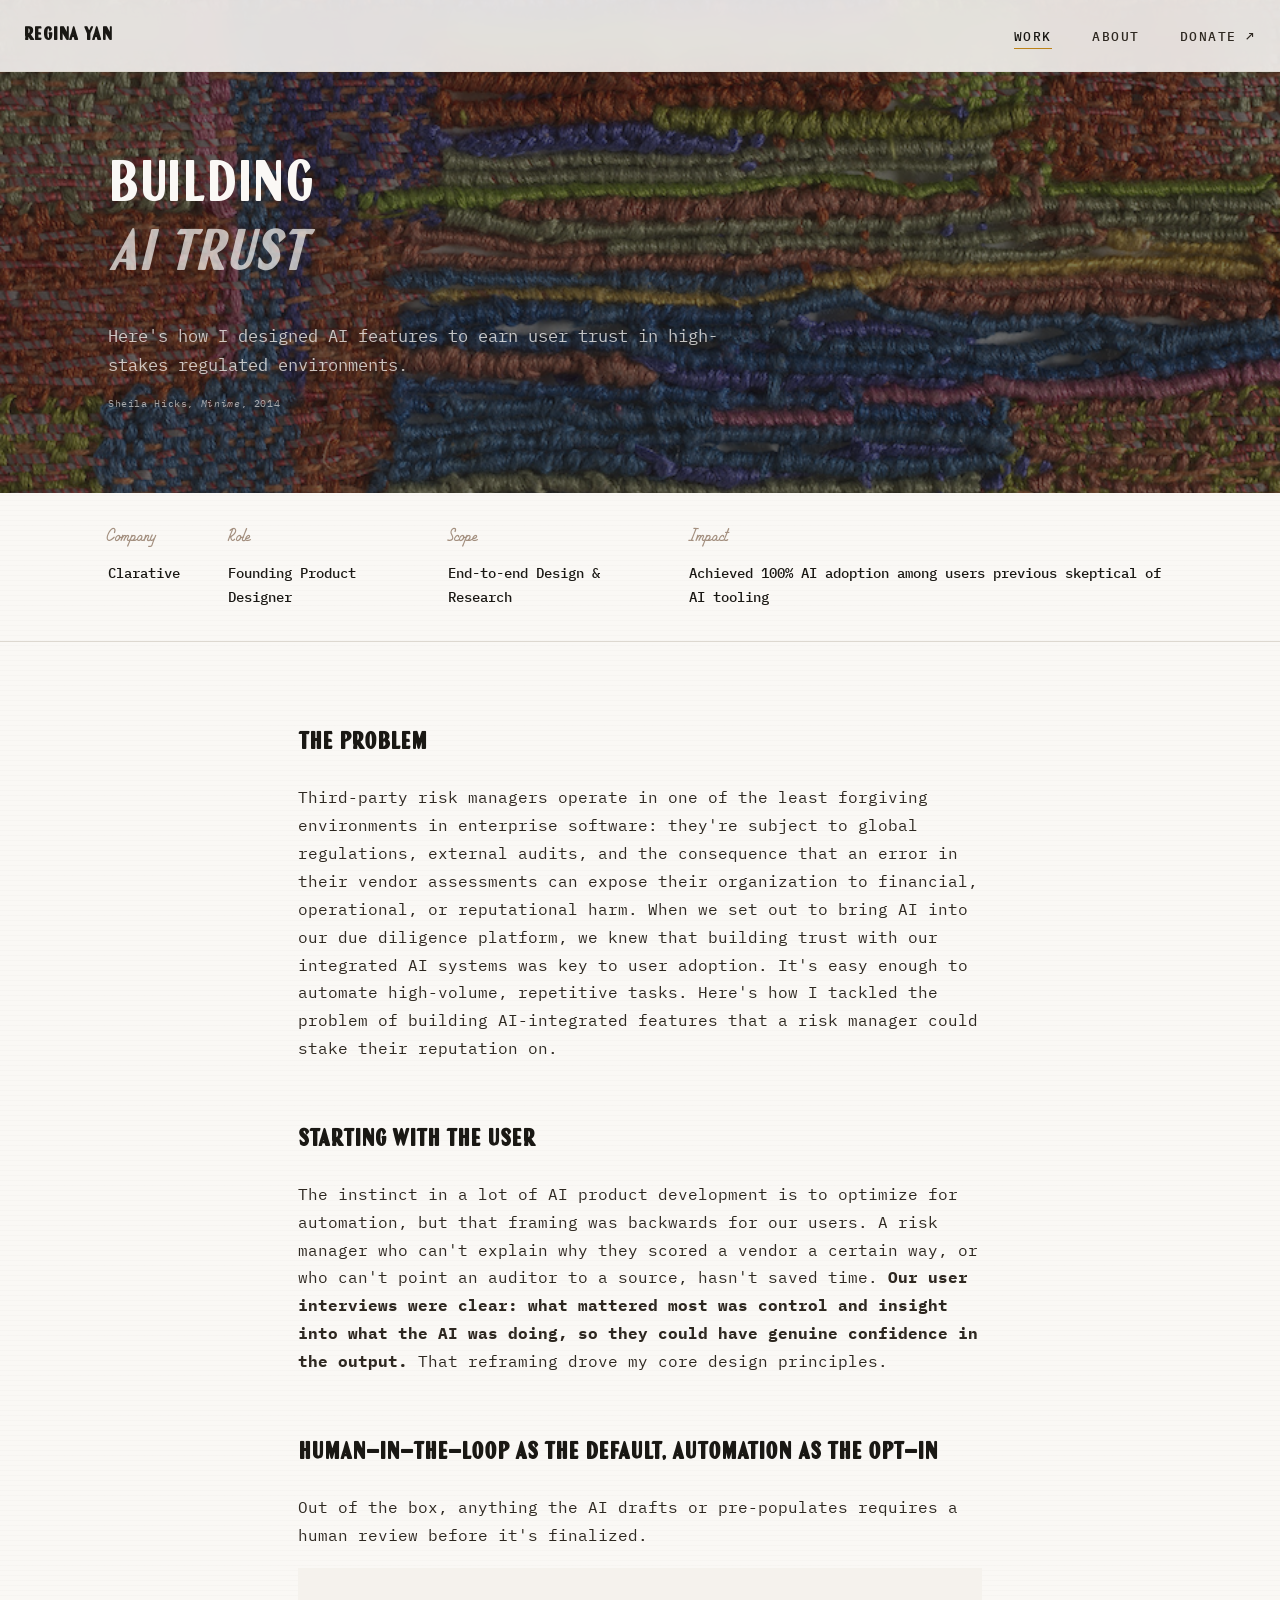
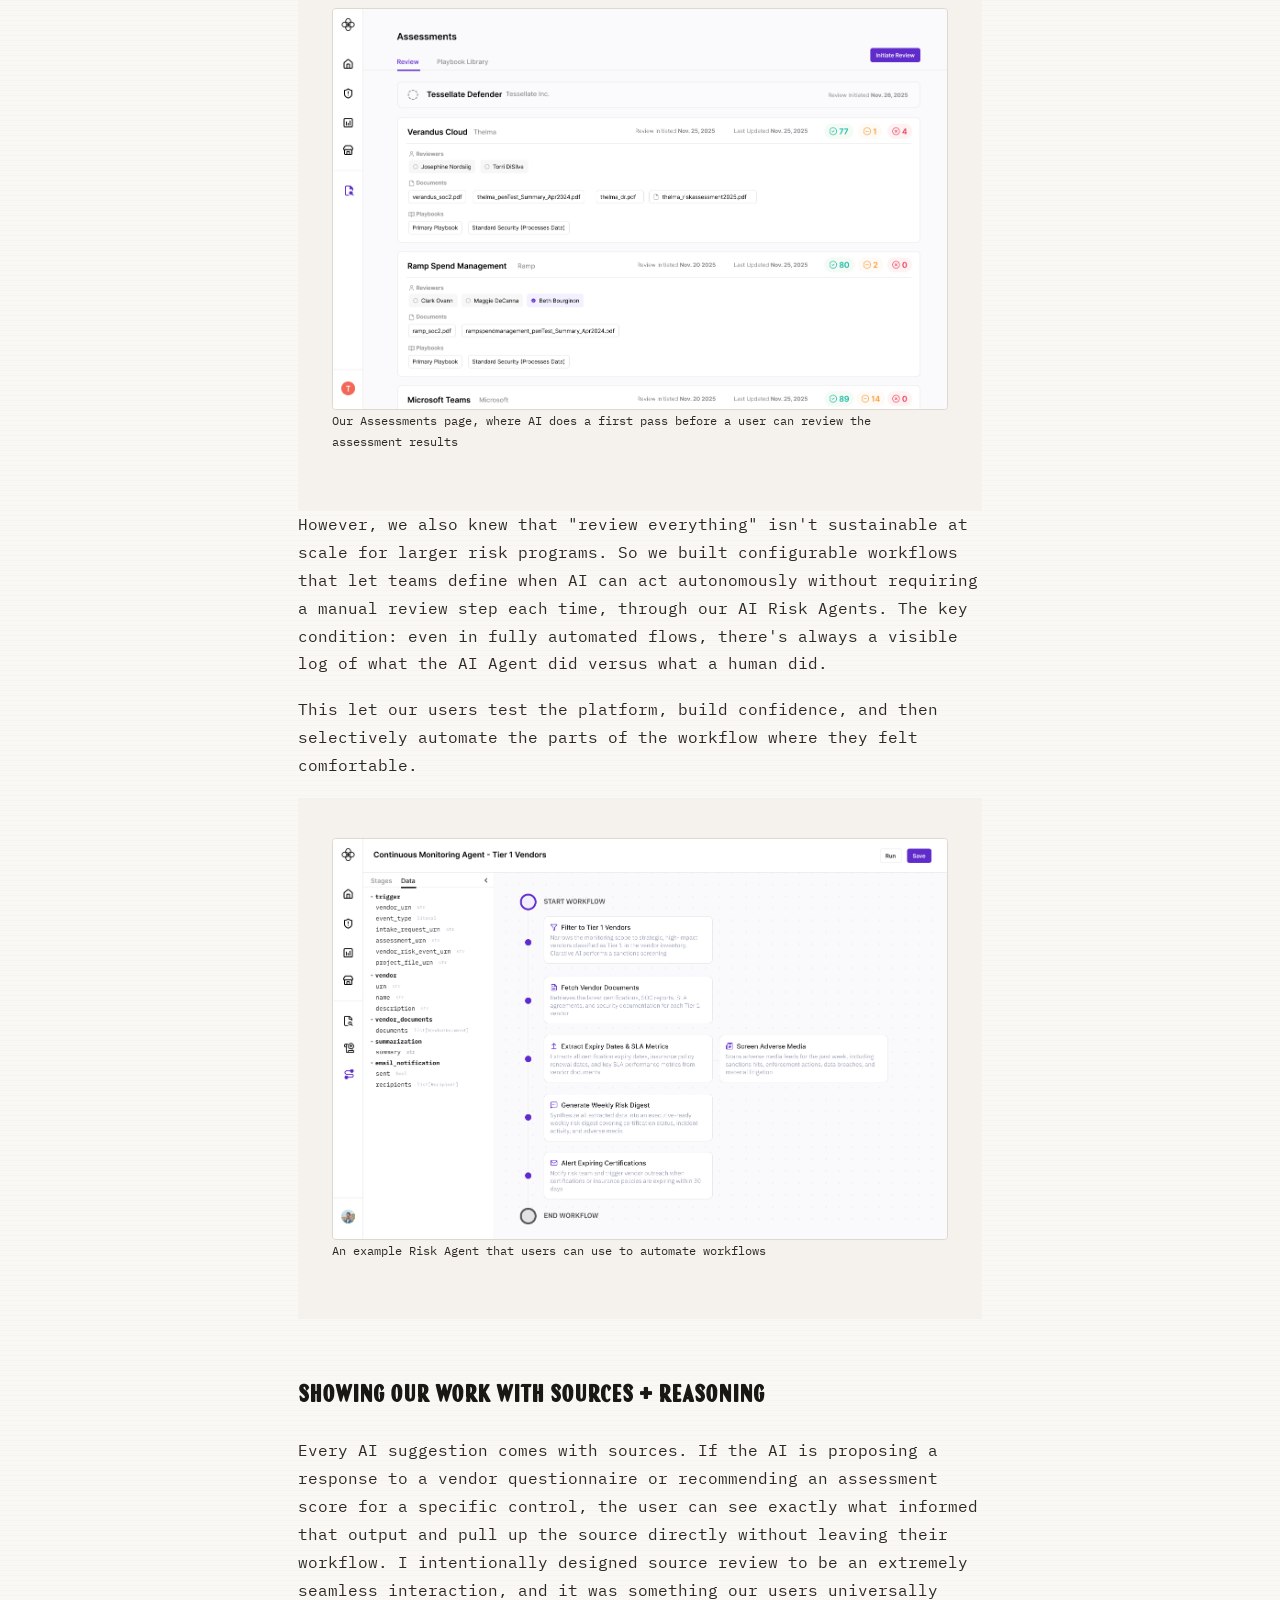
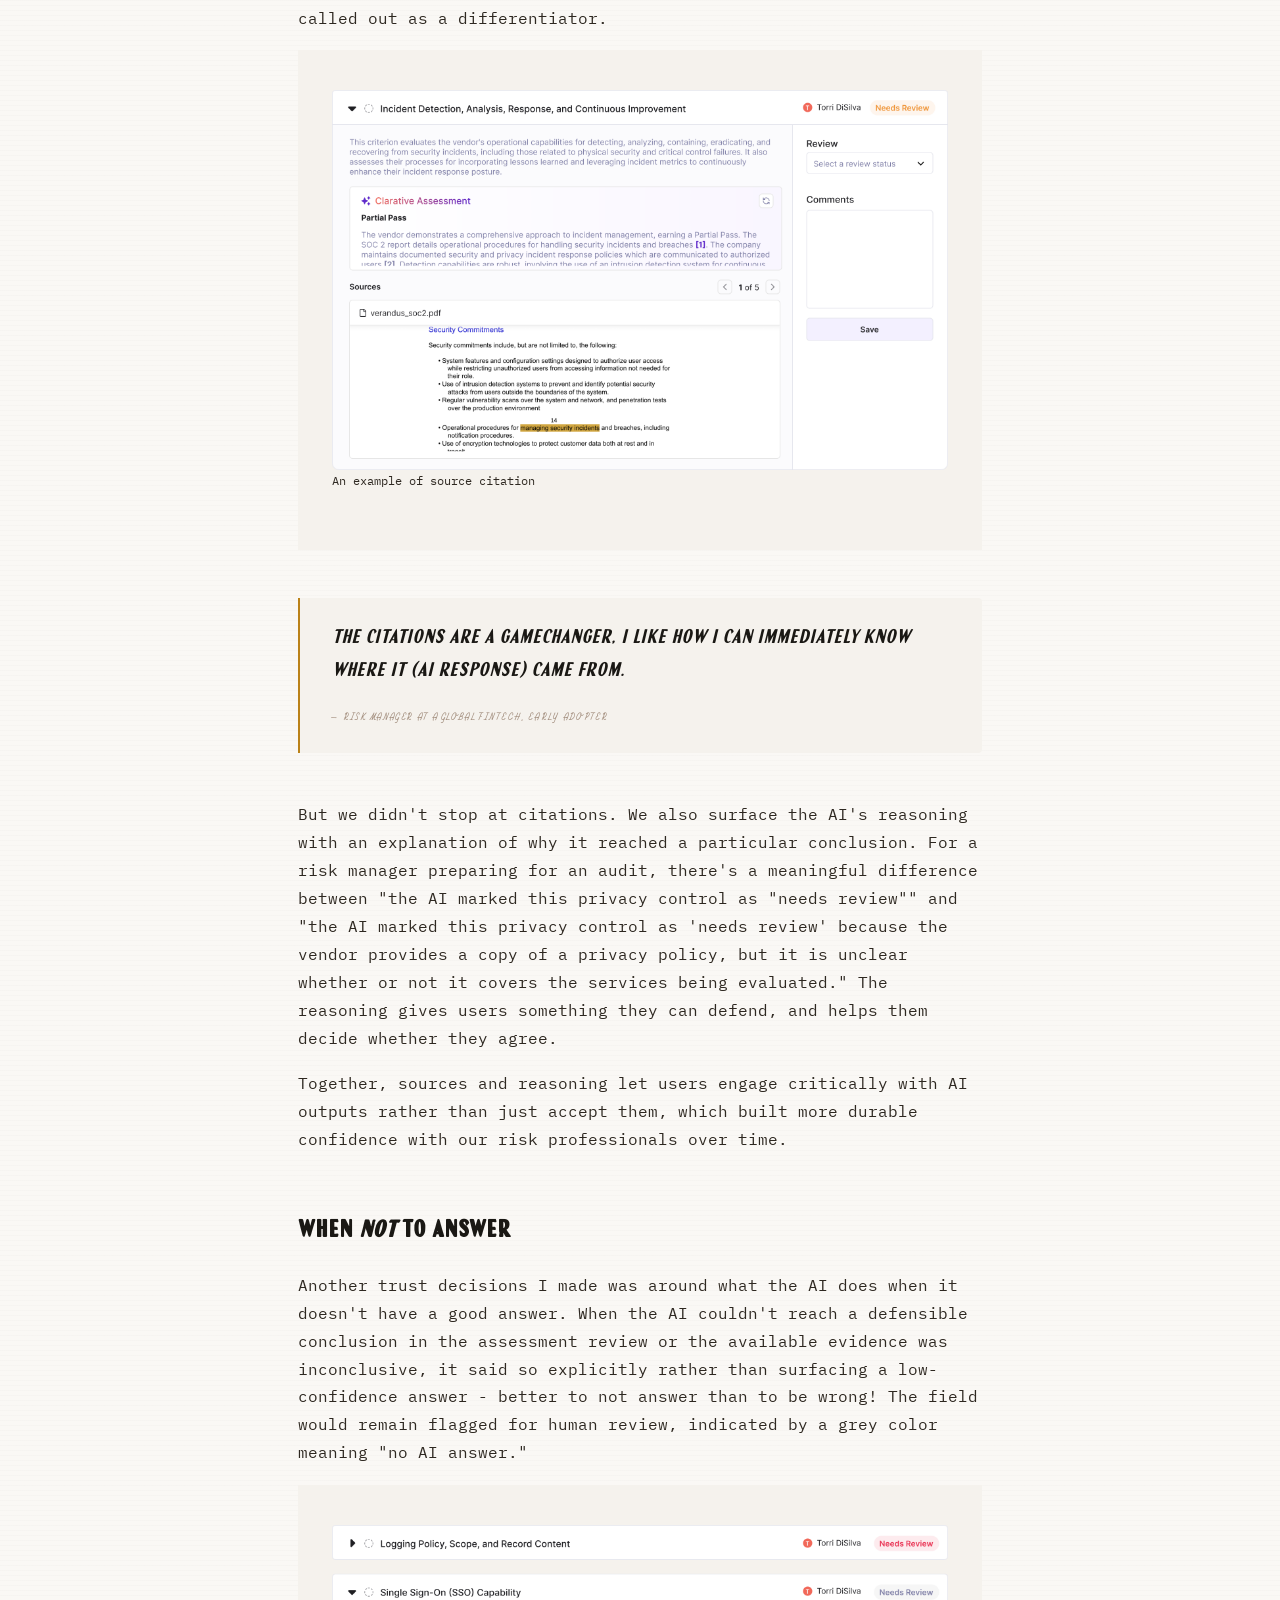
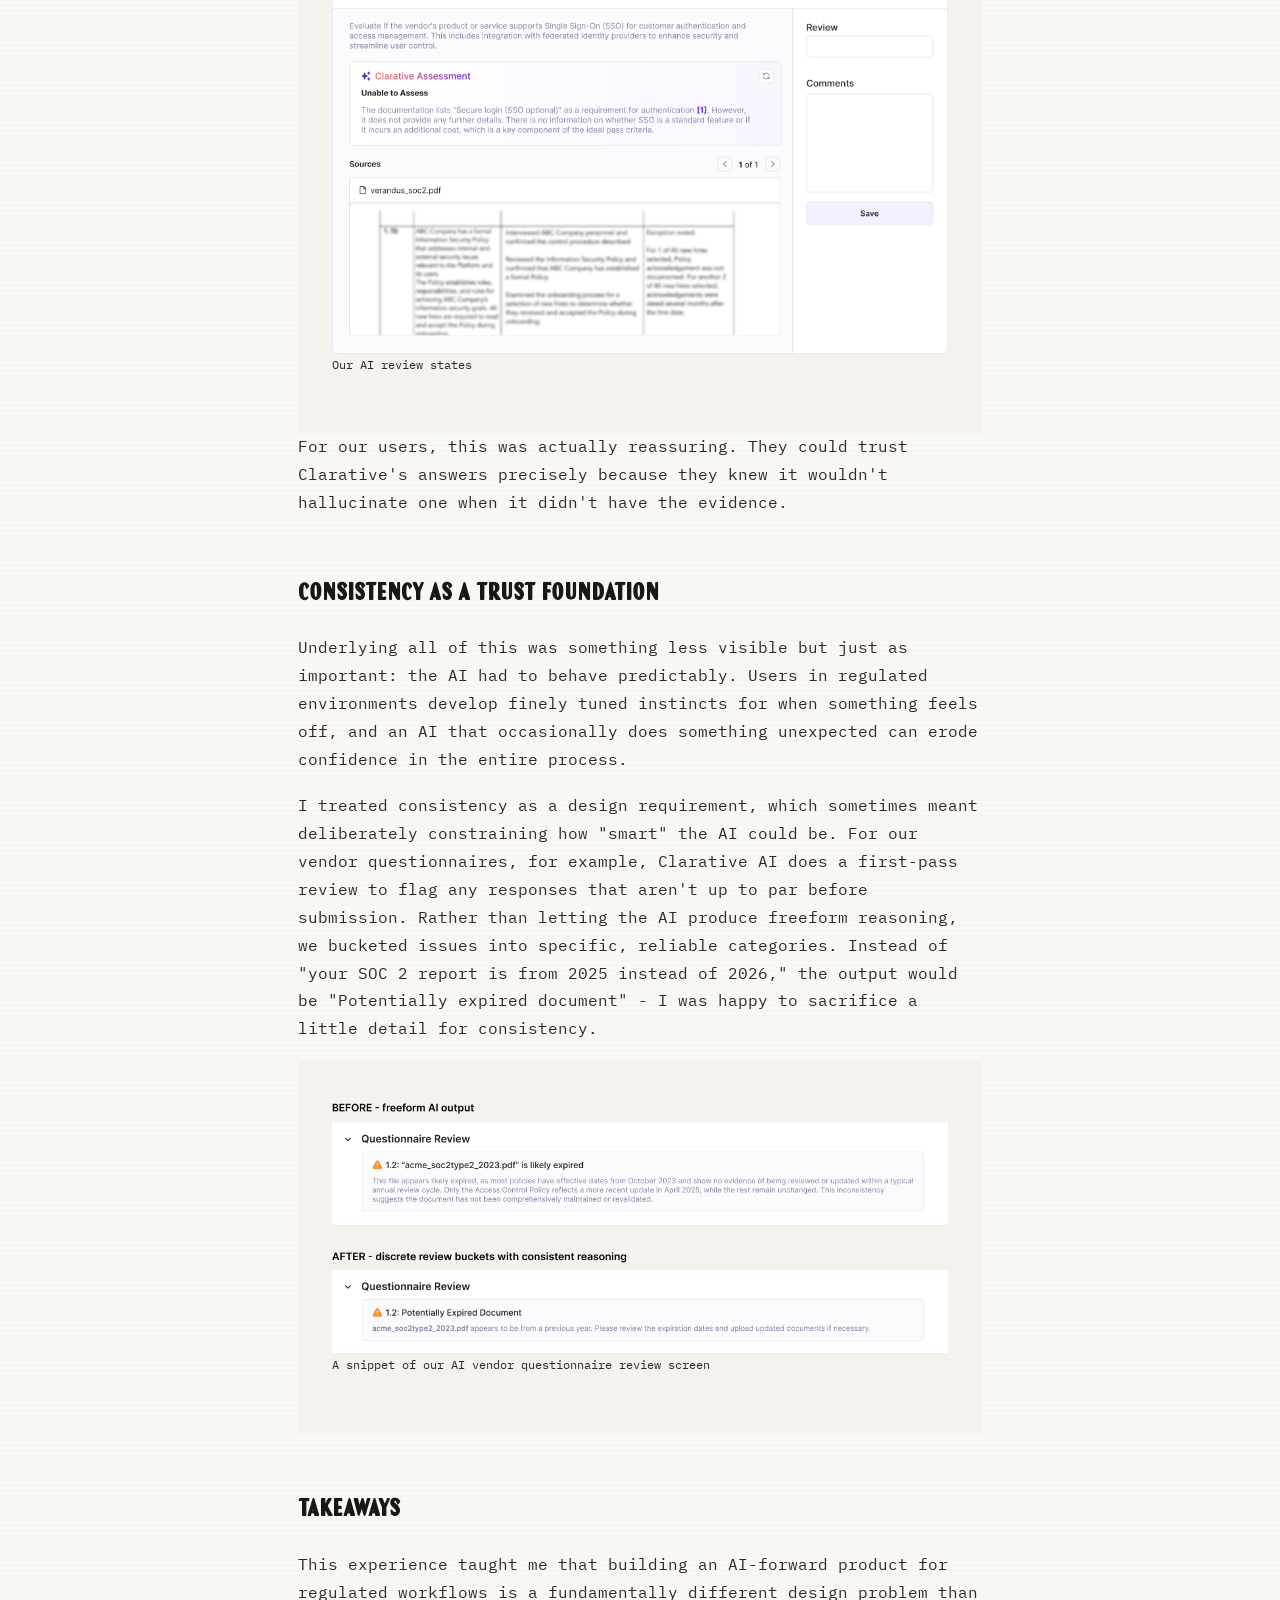
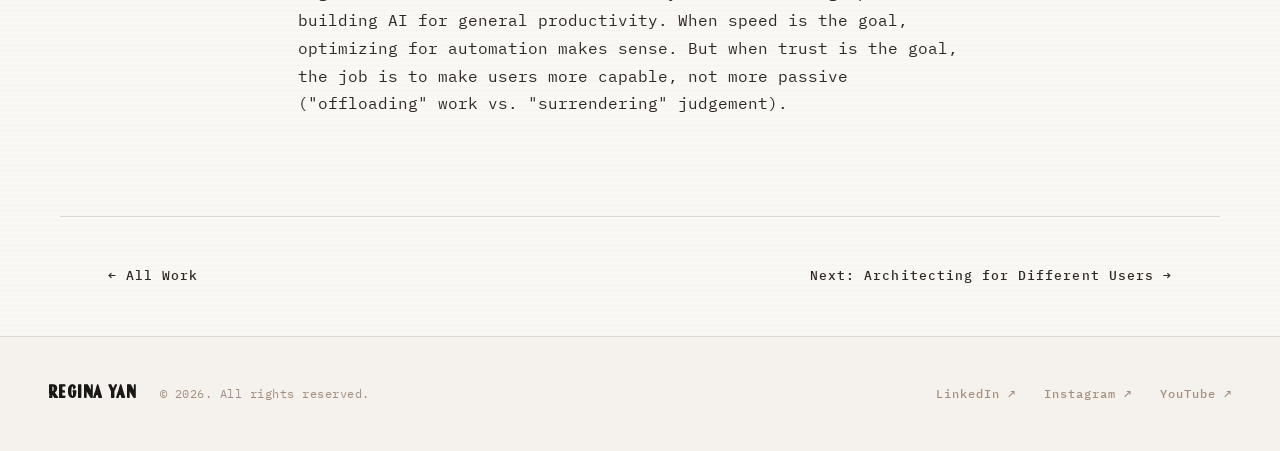
<file: case-study-building-ai-trust.html>
<!DOCTYPE html>
<html lang="en">
<head>
  <meta charset="UTF-8" />
  <meta name="viewport" content="width=device-width, initial-scale=1.0" />
  <title>Building AI Trust — Regina Yan</title>
  <link rel="preconnect" href="https://fonts.googleapis.com" />
  <link rel="preconnect" href="https://fonts.gstatic.com" crossorigin />
  <link href="https://fonts.googleapis.com/css2?family=Playfair+Display:ital,wght@0,400;0,600;0,700;1,400;1,600&family=Geist:wght@300;400;500&family=DM+Mono:wght@400&display=swap" rel="stylesheet" />
  <link rel="stylesheet" href="style.css" />
  <link href="https://fonts.googleapis.com/css2?family=IBM+Plex+Mono:ital,wght@0,100;0,200;0,300;0,400;0,500;0,600;0,700;1,100;1,200;1,300;1,400;1,500;1,600;1,700&display=swap" rel="stylesheet">
  <link rel="icon" type="image/svg+xml" href="assets/favicon.svg" />
</head>
<body>

  <nav class="nav">
    <a href="index.html" class="nav-logo">Regina Yan</a>
    <ul class="nav-links">
      <li><a href="work.html" class="nav-link active">Work</a></li>
      <li><a href="about.html" class="nav-link">About</a></li>
      <li><a href="tourdefun.html" class="nav-link" target="_blank">
        Donate ↗</a></li>
    </ul>
  </nav>

  <div class="case-hero">
    <div class="case-hero-banner" style="background-image: url('assets/art-hicks.png');">
      <div class="case-hero-banner-inner">
        <h1 class="case-title">Building<br/><em>AI Trust</em></h1>
        <p class="case-summary">Here's how I designed AI features to earn user trust in high-stakes regulated environments.</p>
        <p class="case-banner-credit">Sheila Hicks, <em>Minime</em>, 2014</p>
      </div>
    </div>
    <div class="case-hero-meta">
      <div class="case-meta-row">
        <div class="case-meta-item">
          <span class="case-meta-label">Company</span>
          <span class="case-meta-val">Clarative</span>
        </div>
        <div class="case-meta-item">
          <span class="case-meta-label">Role</span>
          <span class="case-meta-val">Founding Product Designer</span>
        </div>
        <div class="case-meta-item">
          <span class="case-meta-label">Scope</span>
          <span class="case-meta-val">End-to-end Design & Research</span>
        </div>
        <div class="case-meta-item">
          <span class="case-meta-label">Impact</span>
          <span class="case-meta-val">Achieved 100% AI adoption among users previous skeptical of AI tooling</span>
        </div>
      </div>
    </div>
  </div>

  <div class="case-body">

    <h2>The problem</h2>
    <p>Third-party risk managers operate in one of the least forgiving environments in enterprise software: they're subject to global regulations, external audits, and the consequence that an error in their vendor assessments can expose their organization to financial, operational, or reputational harm. When we set out to bring AI into our due diligence platform, we knew that building trust with our integrated AI systems was key to user adoption. It's easy enough to automate high-volume, repetitive tasks. Here's how I tackled the problem of building AI-integrated features that a risk manager could stake their reputation on.</p>

    <h2>Starting with the user</h2>
    <p>The instinct in a lot of AI product development is to optimize for automation, but that framing was backwards for our users. A risk manager who can't explain why they scored a vendor a certain way, or who can't point an auditor to a source, hasn't saved time. <b>Our user interviews were clear: what mattered most was control and insight into what the AI was doing, so they could have genuine confidence in the output.</b> That reframing drove my core design principles.</p>

    <h2>Human-in-the-loop as the default, automation as the opt-in</h2>
    <p>Out of the box, anything the AI drafts or pre-populates requires a human review before it's finalized. </p>

    <div class="case-cover">
        <img src="assets/clarative-assessmentstab.png" />
        <p>Our Assessments page, where AI does a first pass before a user can review the assessment results</p>
      </div>
    
    <p>However, we also knew that "review everything" isn't sustainable at scale for larger risk programs. So we built configurable workflows that let teams define when AI can act autonomously without requiring a manual review step each time, through our AI Risk Agents. The key condition: even in fully automated flows, there's always a visible log of what the AI Agent did versus what a human did.</p>
    <p>This let our users test the platform, build confidence, and then selectively automate the parts of the workflow where they felt comfortable.</p>

    <div class="case-cover">
      <img src="assets/clarative-riskagent.png" />
      <p>An example Risk Agent that users can use to automate workflows</p>
    </div>

    <h2>Showing our work with sources + reasoning</h2>
    <p>Every AI suggestion comes with sources. If the AI is proposing a response to a vendor questionnaire or recommending an assessment score for a specific control, the user can see exactly what informed that output and pull up the source directly without leaving their workflow. I intentionally designed source review to be an extremely seamless interaction, and it was something our users universally called out as a differentiator.</p>

    <div class="case-cover">
        <img class="no-border" src="assets/clarative-citation.png" />
        <p>An example of source citation</p>
      </div>

    <div class="case-pullquote">
        <blockquote>The citations are a gamechanger, I like how I can immediately know where it (AI response) came from.</blockquote>
        <cite>— Risk Manager at a global fintech, early adopter</cite>
    </div>

    <p>But we didn't stop at citations. We also surface the AI's reasoning with an explanation of why it reached a particular conclusion. For a risk manager preparing for an audit, there's a meaningful difference between "the AI marked this privacy control as "needs review"" and "the AI marked this privacy control as 'needs review' because the vendor provides a copy of a privacy policy, but it is unclear whether or not it covers the services being evaluated." The reasoning gives users something they can defend, and helps them decide whether they agree.</p>

    <p>Together, sources and reasoning let users engage critically with AI outputs rather than just accept them, which built more durable confidence with our risk professionals over time.
    </p>

    <h2>When <em>not</em> to answer</h2>
    <p>Another trust decisions I made was around what the AI does when it doesn't have a good answer. When the AI couldn't reach a defensible conclusion in the assessment review or the available evidence was inconclusive, it said so explicitly rather than surfacing a low-confidence answer - better to not answer than to be wrong! The field would remain flagged for human review, indicated by a grey color meaning "no AI answer."
    </p>

    <div class="case-cover">
        <img class="no-border" src="assets/clarative-needsreview.png" />
        <p>Our AI review states</p>
      </div>


    <p> For our users, this was actually reassuring. They could trust Clarative's answers precisely because they knew it wouldn't hallucinate one when it didn't have the evidence.</p>

    <h2>Consistency as a trust foundation</h2>
    <p>Underlying all of this was something less visible but just as important: the AI had to behave predictably. Users in regulated environments develop finely tuned instincts for when something feels off, and an AI that occasionally does something unexpected can erode confidence in the entire process.
    </p>
    <p>I treated consistency as a design requirement, which sometimes meant deliberately constraining how "smart" the AI could be. For our vendor questionnaires, for example, Clarative AI does a first-pass review to flag any responses that aren't up to par before submission. Rather than letting the AI produce freeform reasoning, we bucketed issues into specific, reliable categories. Instead of "your SOC 2 report is from 2025 instead of 2026," the output would be "Potentially expired document" - I was happy to sacrifice a little detail for consistency.</p>

    <div class="case-cover">
        <img class="no-border" src="assets/clarative-AI output.png">
        <p>A snippet of our AI vendor questionnaire review screen</p>
      </div>
    
    <h2>Takeaways</h2>
    <p>This experience taught me that building an AI-forward product for regulated workflows is a fundamentally different design problem than building AI for general productivity. When speed is the goal, optimizing for automation makes sense. But when trust is the goal, the job is to make users more capable, not more passive ("offloading" work vs. "surrendering" judgement).
    </p>


  </div>

  <div class="case-nav">
    <a href="work.html">← All Work</a>
    <a href="case-study-modularity.html">Next: Architecting for Different Users →</a>
  </div>

  <footer class="footer">
    <div class="footer-left">
      <span class="nav-logo">Regina Yan</span>
      <p>© 2026. All rights reserved.</p>
    </div>
    <div class="footer-links">
      <a href="https://www.linkedin.com/in/reginayan/" target="_blank">LinkedIn ↗</a>
      <a href="https://www.instagram.com/designbyregina" target="_blank">Instagram ↗</a>
      <a href="https://www.youtube.com/@reginayan" target="_blank">YouTube ↗</a>
    </div>
  </footer>
</file>
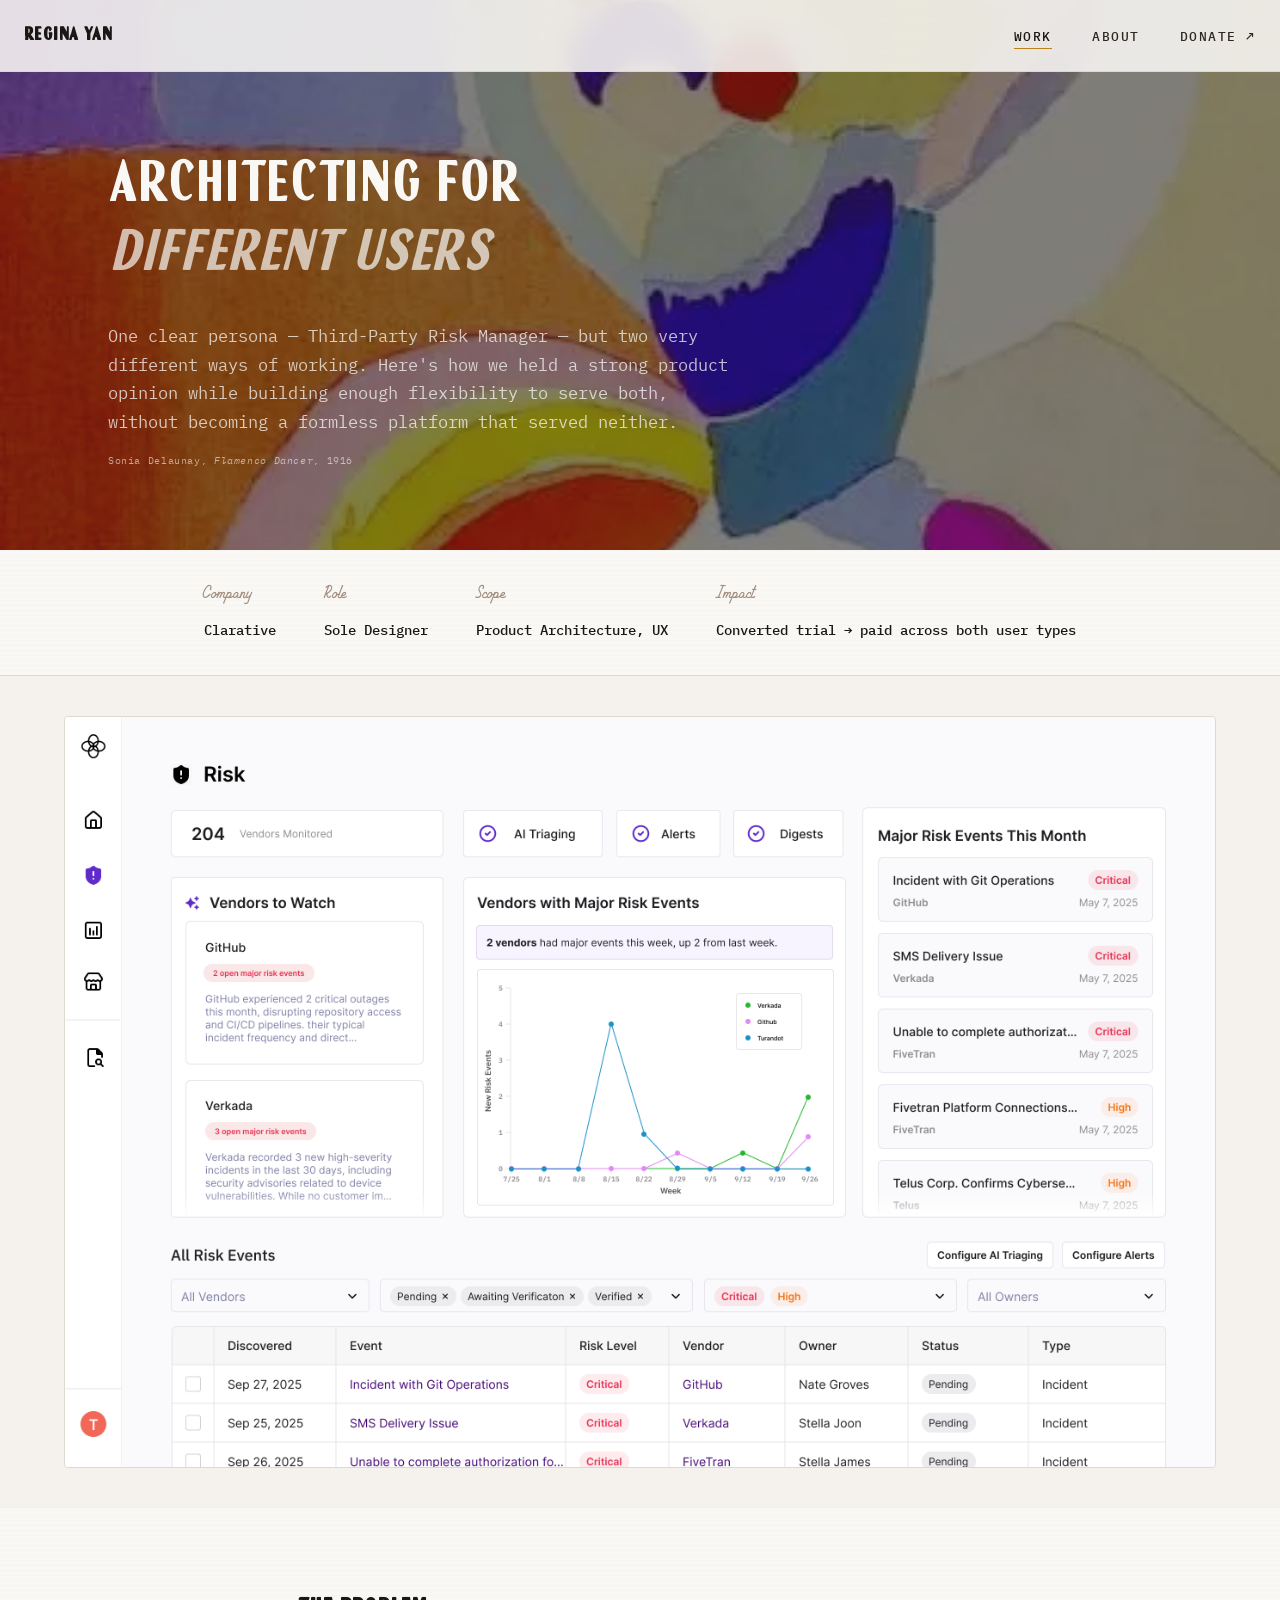
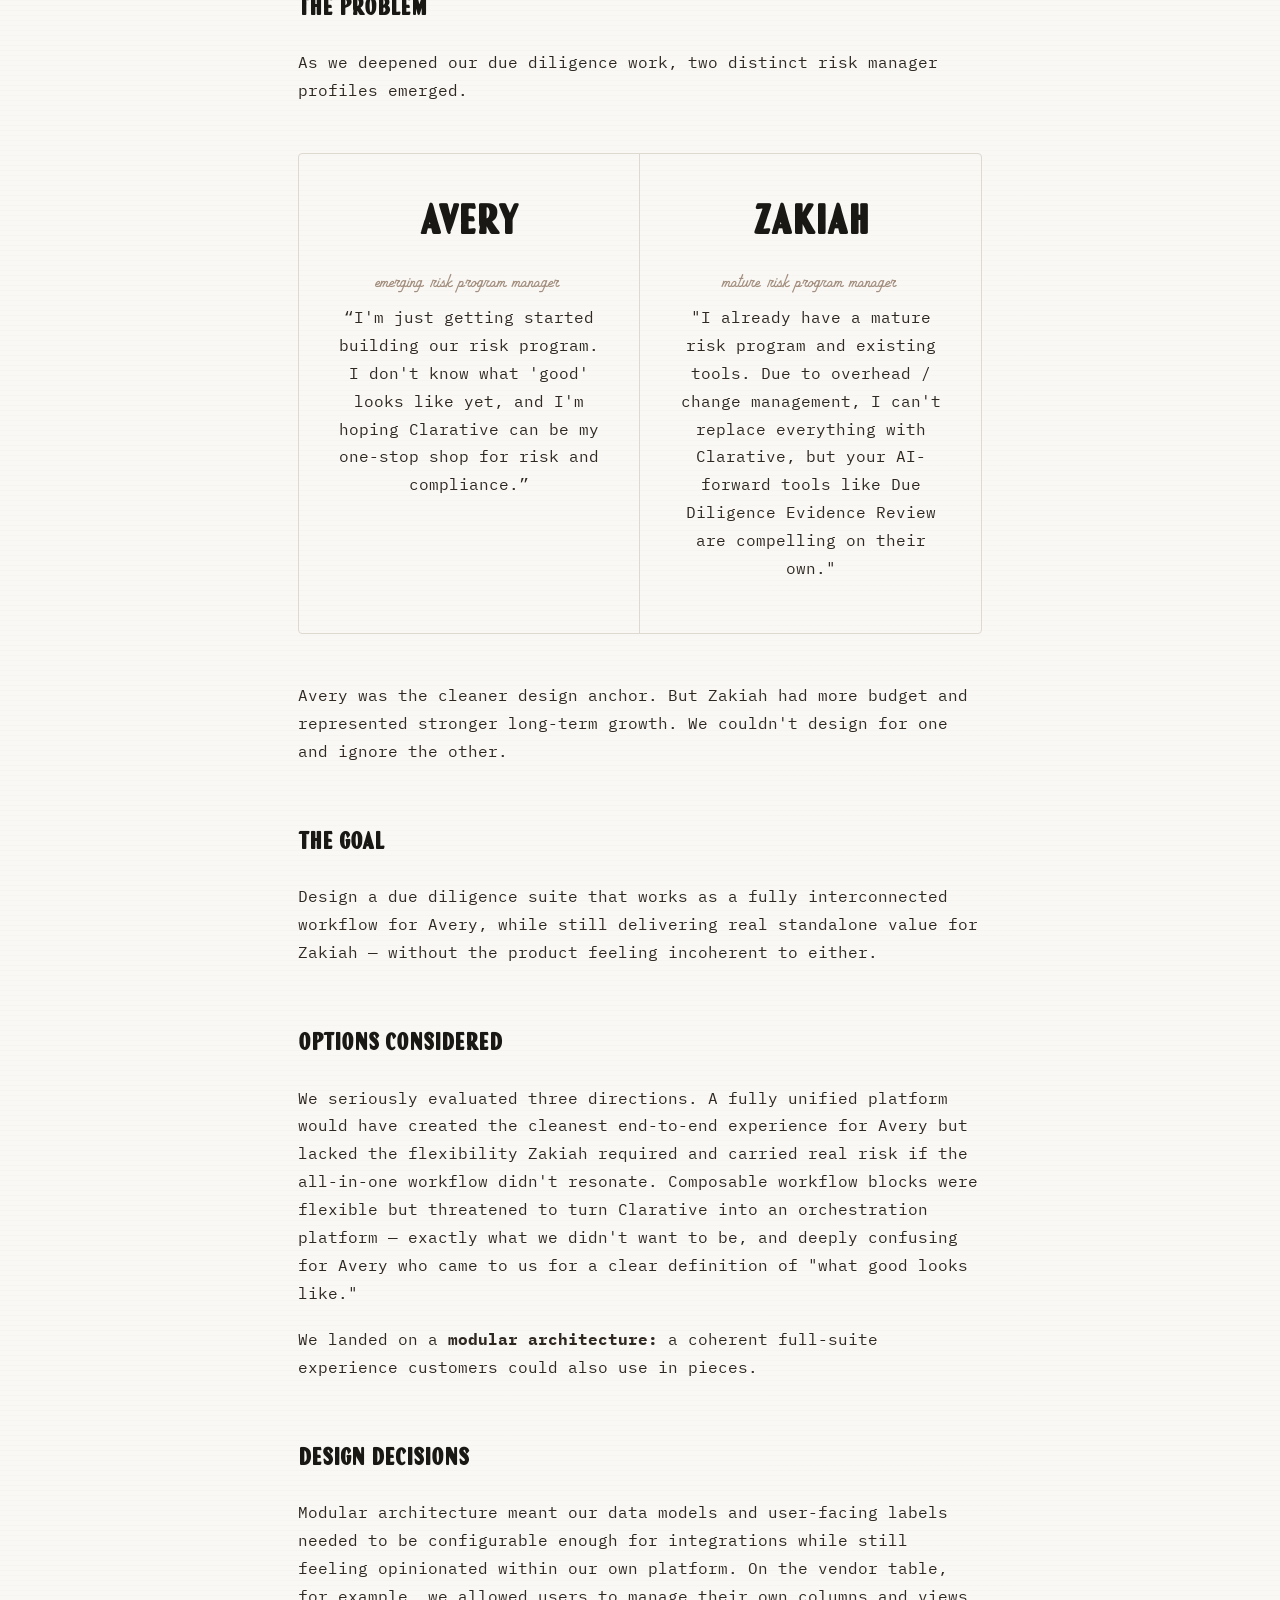
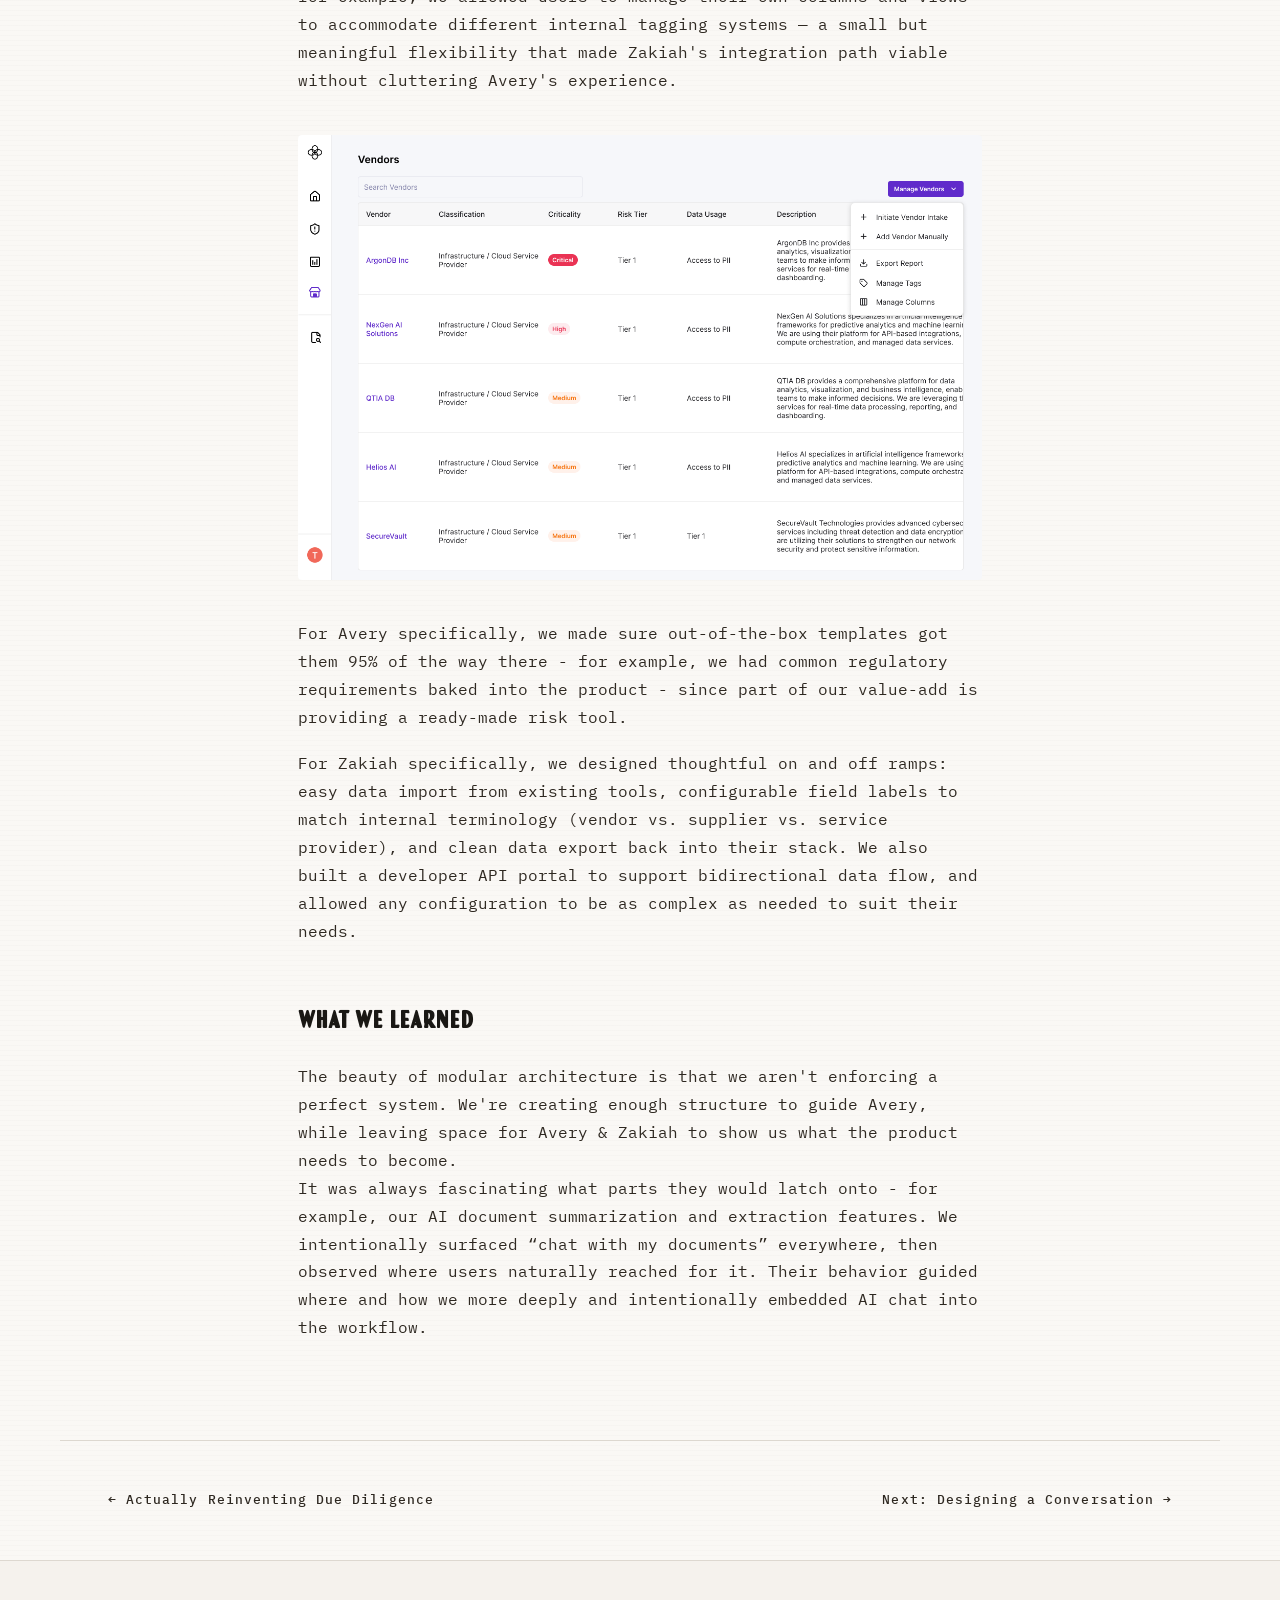
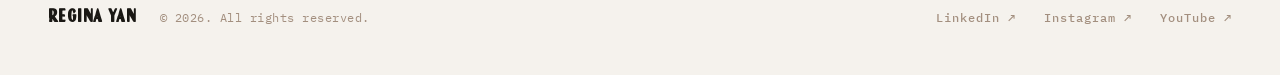
<file: case-study-modularity.html>
<!DOCTYPE html>
<html lang="en">
<head>
  <meta charset="UTF-8" />
  <meta name="viewport" content="width=device-width, initial-scale=1.0" />
  <title>Architecting for Different Users — Regina Yan</title>
  <link rel="preconnect" href="https://fonts.googleapis.com" />
  <link rel="preconnect" href="https://fonts.gstatic.com" crossorigin />
  <link href="https://fonts.googleapis.com/css2?family=Playfair+Display:ital,wght@0,400;0,600;0,700;1,400;1,600&family=Geist:wght@300;400;500&family=DM+Mono:wght@400&display=swap" rel="stylesheet" />
  <link rel="stylesheet" href="style.css" />
  <link href="https://fonts.googleapis.com/css2?family=IBM+Plex+Mono:ital,wght@0,100;0,200;0,300;0,400;0,500;0,600;0,700;1,100;1,200;1,300;1,400;1,500;1,600;1,700&display=swap" rel="stylesheet">
  <link rel="icon" type="image/svg+xml" href="assets/favicon.svg" />
</head>
<body>

  <nav class="nav">
    <a href="index.html" class="nav-logo">Regina Yan</a>
    <ul class="nav-links">
      <li><a href="work.html" class="nav-link active">Work</a></li>
      <li><a href="about.html" class="nav-link">About</a></li>
      <li><a href="tourdefun.html" class="nav-link" target="_blank">
        Donate ↗</a></li>
    </ul>
  </nav>

        <div class="case-hero">
    <div class="case-hero-banner" style="background-image: url('assets/art-delaunay.png');">
      <div class="case-hero-banner-inner">
        <h1 class="case-title">Architecting for<br/><em>Different Users</em></h1>
        <p class="case-summary">One clear persona — Third-Party Risk Manager — but two very different ways of working. Here's how we held a strong product opinion while building enough flexibility to serve both, without becoming a formless platform that served neither.</p>
        <p class="case-banner-credit">Sonia Delaunay, <em>Flamenco Dancer</em>, 1916</p>
      </div>
    </div>
    <div class="case-hero-meta">
      <div class="case-meta-row">
        <div class="case-meta-item">
          <span class="case-meta-label">Company</span>
          <span class="case-meta-val">Clarative</span>
        </div>
        <div class="case-meta-item">
          <span class="case-meta-label">Role</span>
          <span class="case-meta-val">Sole Designer</span>
        </div>
        <div class="case-meta-item">
          <span class="case-meta-label">Scope</span>
          <span class="case-meta-val">Product Architecture, UX</span>
        </div>
        <div class="case-meta-item">
          <span class="case-meta-label">Impact</span>
          <span class="case-meta-val">Converted trial → paid across both user types</span>
        </div>
      </div>
    </div>
  </div>
  </div>

  <div class="case-cover">
    <img src="assets/clarative-risk.png" alt="Clarative Modularity" />
  </div>

  <div class="case-body">

    <h2>The problem</h2>
    <p>As we deepened our due diligence work, two distinct risk manager profiles emerged. 
      <div class="case-stat-row-2">
        <div class="case-stat">
          <span class="case-stat-num">Avery</span>
          <span class="case-stat-label">emerging risk program manager</span>
          <p>“I'm just getting started building our risk program. I don't know what 'good' looks like yet, and I'm hoping Clarative can be my one-stop shop for risk and compliance.”</p>
        </div>
        <div class="case-stat">
          <span class="case-stat-num">Zakiah</span>
          <span class="case-stat-label">mature risk program manager</span>
          <p>"I already have a mature risk program and existing tools. Due to overhead / change management, I can't replace everything with Clarative, but your AI-forward tools like Due Diligence Evidence Review are compelling on their own."</p>
        </div>
      </div></p>
    <p>Avery was the cleaner design anchor. But Zakiah had more budget and represented stronger long-term growth. We couldn't design for one and ignore the other.</p>

    <h2>The goal</h2>
    <p>Design a due diligence suite that works as a fully interconnected workflow for Avery, while still delivering real standalone value for Zakiah — without the product feeling incoherent to either.</p>

    <h2>Options considered</h2>
    <p>We seriously evaluated three directions. A fully unified platform would have created the cleanest end-to-end experience for Avery but lacked the flexibility Zakiah required and carried real risk if the all-in-one workflow didn't resonate. Composable workflow blocks were flexible but threatened to turn Clarative into an orchestration platform — exactly what we didn't want to be, and deeply confusing for Avery who came to us for a clear definition of "what good looks like."</p>
    <p>We landed on a <b>modular architecture:</b> a coherent full-suite experience customers could also use in pieces.</p>

    <h2>Design decisions</h2>
    <p>Modular architecture meant our data models and user-facing labels needed to be configurable enough for integrations while still feeling opinionated within our own platform. On the vendor table, for example, we allowed users to manage their own columns and views to accommodate different internal tagging systems — a small but meaningful flexibility that made Zakiah's integration path viable without cluttering Avery's experience.</p>

    <img src="assets/clarative-vendors.png" alt="Column management UI" />

    <p>For Avery specifically, we made sure out-of-the-box templates got them 95% of the way there - for example, we had common regulatory requirements baked into the product - since part of our value-add is providing a ready-made risk tool.</p>
    <p>For Zakiah specifically, we designed thoughtful on and off ramps: easy data import from existing tools, configurable field labels to match internal terminology (vendor vs. supplier vs. service provider), and clean data export back into their stack. We also built a developer API portal to support bidirectional data flow, and allowed any configuration to be as complex as needed to suit their needs.</p>


    <h2>What we learned</h2>
    <p>The beauty of modular architecture is that we aren't enforcing a perfect system. We're creating enough structure to guide Avery, while leaving space for Avery & Zakiah to show us what the product needs to become.
      <br/>
      It was always fascinating what parts they would latch onto - for example, our AI document summarization and extraction features. We intentionally surfaced “chat with my documents” everywhere, then observed where users naturally reached for it. Their behavior guided where and how we more deeply and intentionally embedded AI chat into the workflow.</p>

  </div>

  <div class="case-nav">
    <a href="case-study-due-diligence.html">← Actually Reinventing Due Diligence</a>
    <a href="case-study-superdial.html">Next: Designing a Conversation →</a>
  </div>

  <footer class="footer">
    <div class="footer-left">
      <span class="nav-logo">Regina Yan</span>
      <p>© 2026. All rights reserved.</p>
    </div>
    <div class="footer-links">
      <a href="https://www.linkedin.com/in/reginayan/" target="_blank">LinkedIn ↗</a>
      <a href="https://www.instagram.com/designbyregina" target="_blank">Instagram ↗</a>
      <a href="https://www.youtube.com/@reginayan" target="_blank">YouTube ↗</a>
    </div>
  </footer>
  <script src="main.js"></script>
</body>
</html>
</file>
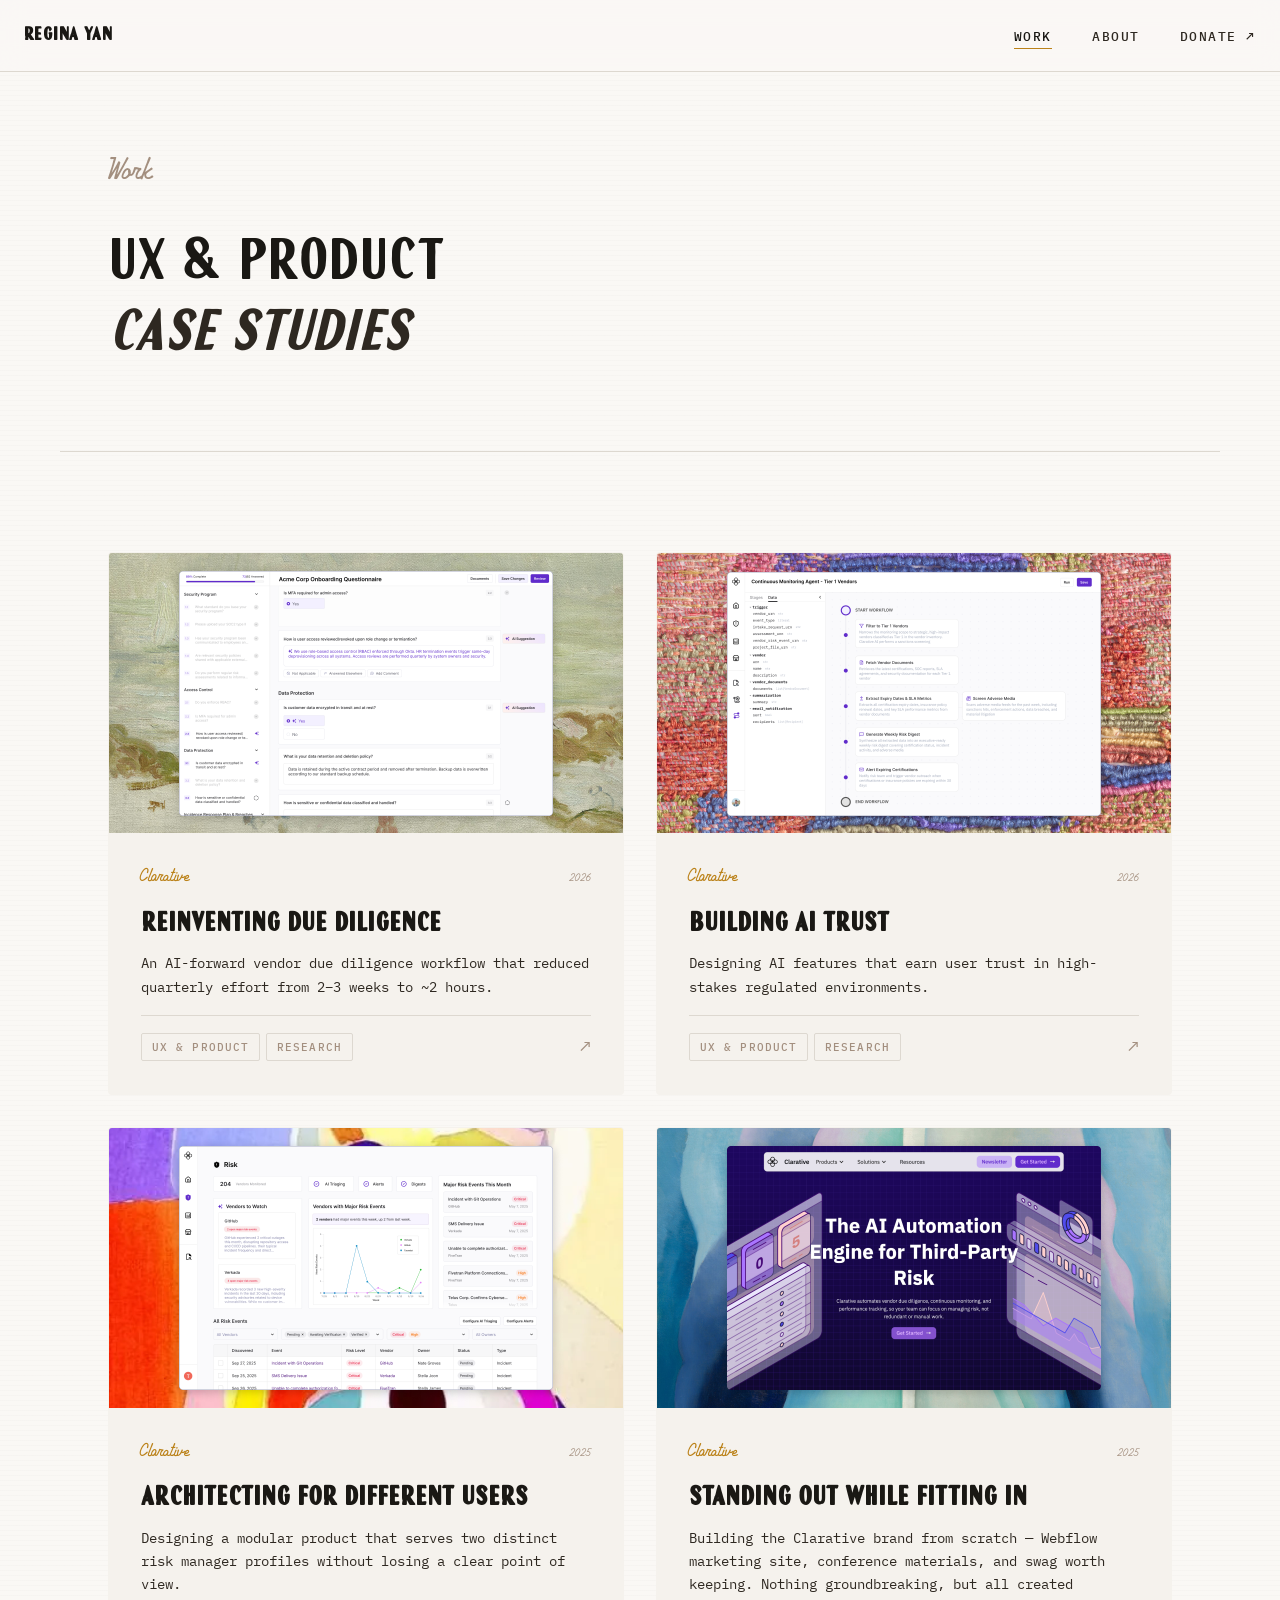
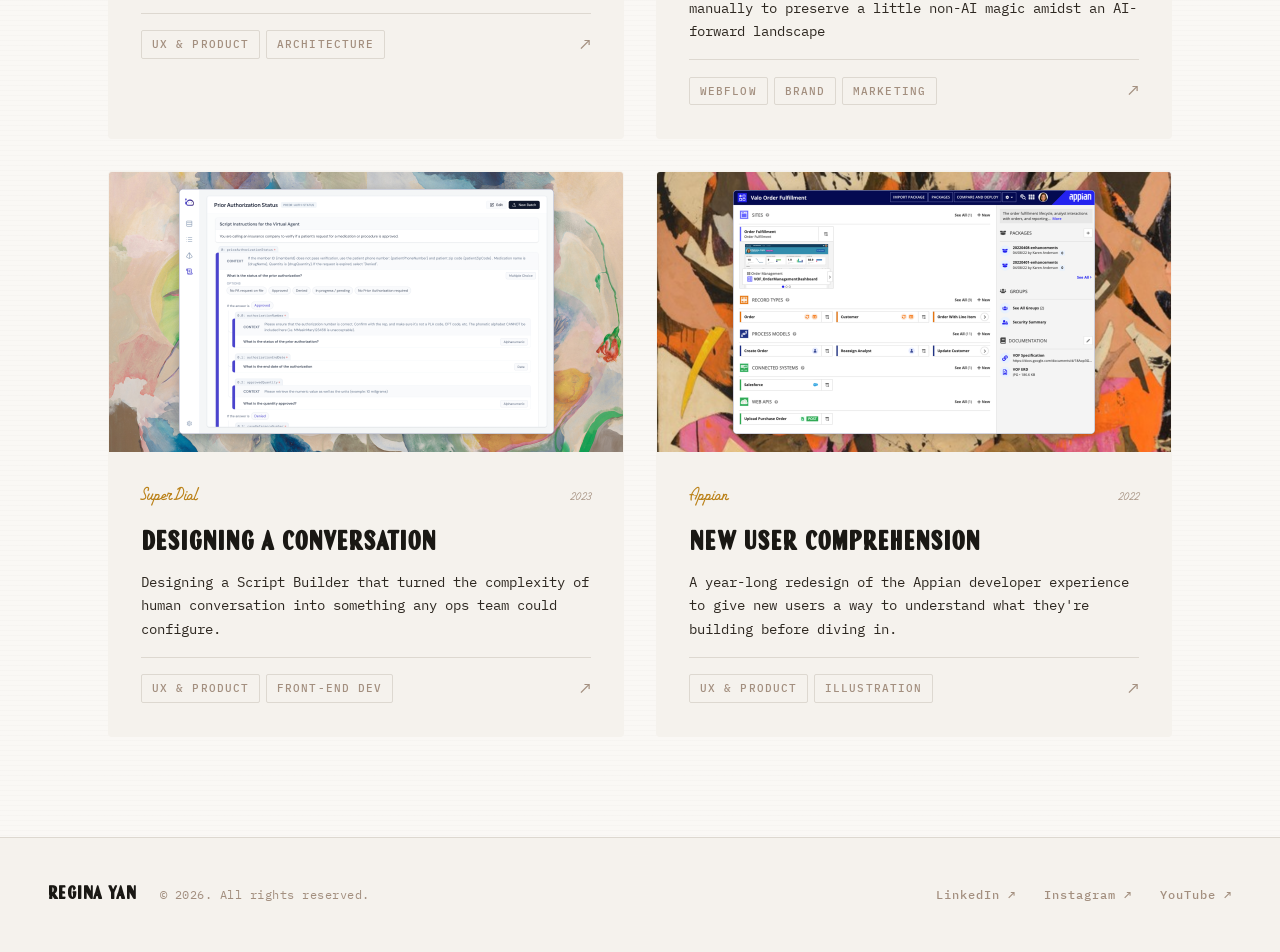
<file: work.html>
<!DOCTYPE html>
<html lang="en">
<head>
  <meta charset="UTF-8" />
  <meta name="viewport" content="width=device-width, initial-scale=1.0" />
  <title>Work — Regina Yan</title>
  <link rel="preconnect" href="https://fonts.googleapis.com" />
  <link rel="preconnect" href="https://fonts.gstatic.com" crossorigin />
  <link href="https://fonts.googleapis.com/css2?family=Playfair+Display:ital,wght@0,400;0,600;0,700;1,400;1,600&family=Geist:wght@300;400;500&family=DM+Mono:wght@400&display=swap" rel="stylesheet" />
  <link rel="stylesheet" href="style.css" />
  <link href="https://fonts.googleapis.com/css2?family=IBM+Plex+Mono:ital,wght@0,100;0,200;0,300;0,400;0,500;0,600;0,700;1,100;1,200;1,300;1,400;1,500;1,600;1,700&display=swap" rel="stylesheet">
  <link rel="icon" type="image/svg+xml" href="assets/favicon.svg" />
</head>
<body>

  <nav class="nav">
    <a href="index.html" class="nav-logo">Regina Yan</a>
    <ul class="nav-links">
      <li><a href="work.html" class="nav-link active">Work</a></li>
      <li><a href="about.html" class="nav-link">About</a></li>
      <li><a href="tourdefun.html" class="nav-link" target="_blank">
        Donate ↗</a></li>
    </ul>
  </nav>

  <section class="page-header">
    <span class="page-eyebrow">Work</span>
    <h1 class="page-title">UX & Product<br/><em>case studies</em></h1>
  </section>

  <section class="section">
    <div class="work-grid">

      <a href="case-study-due-diligence.html" class="work-card fade-up">
        <div class="work-card-img">
          <img src="assets/card-duediligence.png" alt="Actually Reinventing Due Diligence" />
        </div>
        <div class="work-card-body">
          <div class="work-card-meta">
            <span class="work-card-company">Clarative</span>
            <span class="work-card-year">2026</span>
          </div>
          <h3 class="work-card-title">Reinventing Due Diligence</h3>
          <p class="work-card-desc">An AI-forward vendor due diligence workflow that reduced quarterly effort from 2–3 weeks to ~2 hours.</p>
          <div class="work-card-footer">
            <div class="work-card-tags">
              <span class="card-tag">UX & Product</span>
              <span class="card-tag">Research</span>
            </div>
            <span class="work-card-arrow">↗</span>
          </div>
        </div>
      </a>

      <a href="case-study-building-ai-trust.html" class="work-card fade-up">
        <div class="work-card-img">
          <img src="assets/card-aitrust.png" alt="Actually Reinventing Due Diligence" />
        </div>
        <div class="work-card-body">
          <div class="work-card-meta">
            <span class="work-card-company">Clarative</span>
            <span class="work-card-year">2026</span>
          </div>
          <h3 class="work-card-title">Building AI Trust</h3>
          <p class="work-card-desc">Designing AI features that earn user trust in high-stakes regulated environments.</p>
          <div class="work-card-footer">
            <div class="work-card-tags">
              <span class="card-tag">UX & Product</span>
              <span class="card-tag">Research</span>
            </div>
            <span class="work-card-arrow">↗</span>
          </div>
        </div>
      </a>

      <a href="case-study-modularity.html" class="work-card fade-up" style="transition-delay:0.05s">
        <div class="work-card-img">
          <img src="assets/card-dashboard.png" alt="Architecting for Different Users" />
        </div>
        <div class="work-card-body">
          <div class="work-card-meta">
            <span class="work-card-company">Clarative</span>
            <span class="work-card-year">2025</span>
          </div>
          <h3 class="work-card-title">Architecting for Different Users</h3>
          <p class="work-card-desc">Designing a modular product that serves two distinct risk manager profiles without losing a clear point of view.</p>
          <div class="work-card-footer">
            <div class="work-card-tags">
              <span class="card-tag">UX & Product</span>
              <span class="card-tag">Architecture</span>
            </div>
            <span class="work-card-arrow">↗</span>
          </div>
        </div>
      </a>
      <a href="case-study-clarative-marketing.html" class="work-card fade-up" style="transition-delay:0.05s">
        <div class="work-card-img">
          <img src="assets/card-clarativemarketing.png" alt="Architecting for Different Users" />
        </div>
        <div class="work-card-body">
          <div class="work-card-meta">
            <span class="work-card-company">Clarative</span>
            <span class="work-card-year">2025</span>
          </div>
          <h3 class="work-card-title">Standing out while Fitting In</h3>
          <p class="work-card-desc">Building the Clarative brand from scratch — Webflow marketing site, conference materials, and swag worth keeping. Nothing groundbreaking, but all created manually to preserve a little non-AI magic amidst an AI-forward landscape</p>
          <div class="work-card-footer">
            <div class="work-card-tags">
              <span class="card-tag">Webflow</span>
              <span class="card-tag">Brand</span>
              <span class="card-tag">Marketing</span>
            </div>
            <span class="work-card-arrow">↗</span>
          </div>
        </div>
      </a>
      <a href="case-study-superdial.html" class="work-card fade-up" style="transition-delay:0.1s">
        <div class="work-card-img">
          <img src="assets/card-script.png" alt="Designing a Conversation" />
        </div>
        <div class="work-card-body">
          <div class="work-card-meta">
            <span class="work-card-company">SuperDial</span>
            <span class="work-card-year">2023</span>
          </div>
          <h3 class="work-card-title">Designing a Conversation</h3>
          <p class="work-card-desc">Designing a Script Builder that turned the complexity of human conversation into something any ops team could configure.</p>
          <div class="work-card-footer">
            <div class="work-card-tags">
              <span class="card-tag">UX & Product</span>
              <span class="card-tag">Front-End Dev</span>
            </div>
            <span class="work-card-arrow">↗</span>
          </div>
        </div>
      </a>

      <a href="case-study-appian.html" class="work-card fade-up" style="transition-delay:0.15s">
        <div class="work-card-img">
          <img src="assets/card-explorepage.png" alt="New User Comprehension" />
        </div>
        <div class="work-card-body">
          <div class="work-card-meta">
            <span class="work-card-company">Appian</span>
            <span class="work-card-year">2022</span>
          </div>
          <h3 class="work-card-title">New User Comprehension</h3>
          <p class="work-card-desc">A year-long redesign of the Appian developer experience to give new users a way to understand what they're building before diving in.</p>
          <div class="work-card-footer">
            <div class="work-card-tags">
              <span class="card-tag">UX & Product</span>
              <span class="card-tag">Illustration</span>
            </div>
            <span class="work-card-arrow">↗</span>
          </div>
        </div>
      </a>

    </div>
  </section>

  <footer class="footer">
    <div class="footer-left">
      <span class="nav-logo">Regina Yan</span>
      <p>© 2026. All rights reserved.</p>
    </div>
    <div class="footer-links">
      <a href="https://www.linkedin.com/in/reginayan/" target="_blank">LinkedIn ↗</a>
      <a href="https://www.instagram.com/designbyregina" target="_blank">Instagram ↗</a>
      <a href="https://www.youtube.com/@reginayan" target="_blank">YouTube ↗</a>
    </div>
  </footer>

  <script src="main.js"></script>
</body>
</html>
</file>
<file: style.css>
@font-face {
    font-family: 'Benditos';
    src: url('assets/TAYBenditos.woff2') format('woff2');
    font-weight: normal;
    font-style: normal;
    font-display: swap;
  }

  @font-face {
    font-family: 'Jelly Habit';
    src: url('assets/TAYJellyHabitRegular.woff2') format('woff2');
    font-weight: normal;
    font-style: normal;
    font-display: swap;
  }

   :root {
    --cream:     #f5f2ed;
    --paper:     #faf8f5;
    --ink:       #1a1814;
    --ink-mid:   #2e2821;
    --ink-light: #a38f7f;
    --accent:    #bb8219;       /* warm gold */
    --accent-soft: #e8d9be;
    --rule:      #ddd8d0;
  
    --font-display: 'Benditos', Georgia, serif;
    --font-body:    'IBM Plex Mono', sans-serif;
    --font-mono:    'Jelly Habit', monospace;
  
    --max-w: 1160px;
    --nav-h: 72px;
  }
  
  /* ---- RESET ---- */
  *, *::before, *::after { box-sizing: border-box; margin: 0; padding: 0; }
  html { scroll-behavior: smooth; }
  body {
    background-color: var(--paper);
    background-image: repeating-linear-gradient(
      to bottom,
      rgba(26, 24, 20, 0.015),
      rgba(26, 24, 20, 0.015) 1px,
      transparent 1px,
      transparent 5px
    );
    color: var(--ink);
    font-family: var(--font-body);
    font-size: 16px;
    line-height: 1.7;
    -webkit-font-smoothing: antialiased;
  }
  a { color: inherit; text-decoration: none; }
  img { display: block; width: 100%; height: 100%; object-fit: cover; }
  
  /* ---- NAV ---- */
  .nav {
    position: fixed;
    top: 0; left: 0; right: 0;
    z-index: 100;
    height: var(--nav-h);
    display: flex;
    align-items: center;
    justify-content: space-between;
    padding: 0 24px;
    background: rgba(250, 248, 245, 0.88);
    backdrop-filter: blur(12px);
    border-bottom: 1px solid var(--rule);
  }
  
  .nav-logo {
    font-family: var(--font-display);
    font-size: 1.25rem;
    font-weight: 700;
    letter-spacing: 0.02em;
    color: var(--ink);
  }
  
  .nav-links {
    display: flex;
    list-style: none;
    gap: 40px;
  }
  
  .nav-link {
    font-size: 0.8rem;
    font-weight: 500;
    letter-spacing: 0.12em;
    text-transform: uppercase;
    color: var(--ink-mid);
    position: relative;
    padding-bottom: 2px;
    transition: color 0.2s;
  }
  .nav-link::after {
    content: '';
    position: absolute;
    bottom: -2px; left: 0;
    width: 0; height: 1px;
    background: var(--accent);
    transition: width 0.3s ease;
  }
  .nav-link:hover, .nav-link.active { color: var(--ink); }
  .nav-link:hover::after, .nav-link.active::after { width: 100%; }
  
  .nav-cta {
    font-size: 0.78rem;
    font-weight: 500;
    letter-spacing: 0.1em;
    text-transform: uppercase;
    color: var(--ink-mid);
    border: 1px solid var(--rule);
    padding: 8px 20px;
    border-radius: 2px;
    transition: all 0.25s;
  }
  .nav-cta:hover {
    background: var(--ink);
    color: var(--paper);
    border-color: var(--ink);
  }
  
  /* ---- HERO ---- */
  .hero {
    min-height: 100svh;
    display: flex;
    flex-direction: column;
    justify-content: flex-end;
    padding: calc(var(--nav-h) + 48px) 48px 80px;
    position: relative;
    overflow: hidden;
  }
  
  .hero-eyebrow {
    font-family: var(--font-mono);
    font-size: 0.72rem;
    letter-spacing: 0.18em;
    text-transform: uppercase;
    color: var(--ink-light);
    margin-bottom: 28px;
    animation: fadeUp 0.8s ease both;
  }
  
  .hero-headline {
    font-family: var(--font-display);
    font-size: clamp(2.4rem, 6.5vw, 5rem);
    font-weight: 400;
    line-height: 1.08;
    letter-spacing: -0.02em;
    max-width: 700px;
    animation: fadeUp 0.9s 0.1s ease both;
    margin-bottom: 20px;
  }
  
  .hero-headline em {
    font-style: italic;
    color: var(--ink-mid);
  }
  .hero-subline {
    font-family: var(--font-display);
    font-size: clamp(1.5rem, 5vw, 2.5rem);
    color: var(--accent);
    font-weight: 400;
    line-height: 1.18;
    letter-spacing: -0.02em;
    max-width: 900px;
    animation: fadeUp 0.9s 0.1s ease both;
  }
  
  .hero-subline em {
    font-style: italic;
  }
  
  .hero-bottom {
    display: flex;
    align-items: flex-end;
    justify-content: space-between;
    margin-top: 60px;
    animation: fadeUp 1s 0.2s ease both;
  }
  
  .hero-sub {
    font-size: 0.95rem;
    color: var(--ink-mid);
    max-width: 340px;
    line-height: 1.6;
  }
  
  .hero-actions {
    display: flex;
    gap: 16px;
    align-items: center;
    margin-top: 1rem;
  }
  .painting-switcher {
    z-index:2;
    display:flex;
    flex-direction:column;
    gap:6px;align-items:
    flex-start;width:220px;
  }
  .painting-label-artist{
    font-family:'DM Mono',monospace;
    font-size:0.65rem;
    letter-spacing:0.14em;
    text-transform:uppercase;
    color:rgba(26,24,20,0.5);
    margin:0;
    transition:opacity 0.4s ease;
    width:100%
  }
  .painting-label-work{
    font-family:'DM Mono',monospace;
    font-size:0.65rem;
    letter-spacing:0.14em;
    text-transform:uppercase;
    color:rgba(26,24,20,0.35);
    margin:0;
    transition:opacity 0.4s ease;
    width:100%;
  }
  .btn-painting{
    background:rgba(250,248,245,0.9);
    border:1px solid rgba(26,24,20,0.15);
    border-radius:2px;
    width:32px;
    height:32px;
    display:flex;
    align-items:center;
    justify-content:center;
    cursor:pointer;
    font-size:0.9rem;
    color:rgba(26,24,20,0.6);
    backdrop-filter:blur(8px);
    transition:all 0.2s;
  }
  .painting-dots{
    display:flex;
    gap:6px;
    align-items:center;
  }
  /* ---- DONATE-SPECIFIC STYLES ---- */
  .donate-hero-img {
    width: 100%;
    max-height: 520px;
    object-fit: cover;
    object-position: top;
    border-radius: 4px;
    display: block;
  }

  .donate-intro {
    display: grid;
    grid-template-columns: 1fr 1fr;
    gap: 64px;
    align-items: start;
    margin-bottom: 0;
  }

  .donate-intro-text h2 {
    font-family: var(--font-display);
    font-size: clamp(1.6rem, 3vw, 2.4rem);
    font-weight: 400;
    line-height: 1.2;
    letter-spacing: -0.02em;
    margin-bottom: 20px;
  }

  .donate-intro-text h2 em {
    font-style: italic;
    color: var(--ink-mid);
  }

  .donate-intro-text p {
    color: var(--ink-mid);
    font-size: 0.95rem;
    line-height: 1.75;
    margin-bottom: 16px;
  }

  .donate-steps {
    background: var(--cream);
    border: 1px solid var(--rule);
    border-radius: 4px;
    padding: 36px;
  }

  .donate-steps h3 {
    font-family: var(--font-display);
    font-size: 1rem;
    /* letter-spacing: 0.16em; */
    /* text-transform: uppercase; */
    color: var(--ink-light);
    margin-bottom: 28px;
  }

  .donate-step {
    display: flex;
    gap: 20px;
    margin-bottom: 28px;
    padding-bottom: 28px;
    border-bottom: 1px solid var(--rule);
  }

  .donate-step:last-child {
    margin-bottom: 0;
    padding-bottom: 0;
    border-bottom: none;
  }

  .donate-step-num {
    font-family: var(--font-display);
    font-size: 1.5rem;
    font-weight: 700;
    color: var(--accent);
    line-height: 1;
    flex-shrink: 0;
    width: 28px;
  }

  .donate-step-body p {
    font-size: 0.9rem;
    color: var(--ink-mid);
    line-height: 1.65;
  }

  .donate-step-body p + p {
    margin-top: 8px;
  }

  .donate-step-body .link {
    color: var(--ink);
    text-decoration: underline;
    text-decoration-color: var(--accent);
    text-underline-offset: 3px;
    transition: color 0.2s;
  }

  .donate-step-body .link:hover {
    color: var(--accent);
  }

  .donate-url {
    font-family: var(--font-body);
    font-size: 0.75rem;
    color: var(--accent);
    background: var(--paper);
    border: 1px solid var(--rule);
    padding: 8px 12px;
    border-radius: 2px;
    display: inline-block;
    margin-top: 8px;
    letter-spacing: 0.04em;
    transition: all 0.2s;
  }
  .donate-url:hover{
    background: var(--cream);
  }

  /* ---- REWARDS GRID ---- */
  .rewards-grid {
    display: grid;
    grid-template-columns: repeat(3, 1fr);
    gap: 24px;
  }
  .rewards-grid-2 {
    display: grid;
    grid-template-columns: repeat(2, 1fr);
    gap: 24px;
  }

  .reward-card {
    border: 1px solid var(--rule);
    border-radius: 4px;
    overflow: hidden;
    background: var(--paper);
    transition: border-color 0.2s;
  }

  .reward-card-imgs {
    background: var(--cream);
    display: flex;
    gap: 0;
  }

  .reward-card-imgs img {
    width: 100%;
    height: 220px;
    object-fit: cover;
    flex: 1;
  }

  .reward-card-imgs.multi-img img {
    height: 180px;
  }

  .reward-card-body {
    padding: 28px;
  }

  .reward-tier {
    font-family: var(--font-mono);
    font-size: 0.65rem;
    letter-spacing: 0.18em;
    text-transform: uppercase;
    color: var(--accent);
    margin-bottom: 10px;
    display: block;
  }

  .reward-name {
    font-family: var(--font-display);
    font-size: 1.3rem;
    font-weight: 600;
    color: var(--ink);
    margin-bottom: 12px;
    line-height: 1.2;
  }

  .reward-desc {
    font-size: 0.88rem;
    color: var(--ink-mid);
    line-height: 1.65;
    margin-bottom: 16px;
  }

  .reward-note {
    font-family: var(--font-mono);
    font-size: 0.65rem;
    letter-spacing: 0.1em;
    text-transform: uppercase;
    color: var(--ink-light);
  }

  /* ---- STATE CARDS SUBGRID ---- */
  .state-cards-grid {
    display: grid;
    grid-template-columns: repeat(5, 1fr);
    gap: 16px;
    margin-top: 40px;
  }
  .linoleum-cards-grid {
    display: grid;
    grid-template-columns: repeat(2, 1fr);
    gap: 16px;
    margin-top: 40px;
  }

  .state-card {
    border: 1px solid var(--rule);
    border-radius: 4px;
    overflow: hidden;
    background: var(--paper);
    transition: border-color 0.2s;
  }

  .state-card:hover {
    border-color: var(--accent);
  }

  .state-card img {
    width: 100%;
    height: 140px;
    object-fit: cover;
  }

  .state-card-label {
    padding: 14px 16px;
  }

  .state-card-name {
    font-family: var(--font-display);
    font-size: 0.95rem;
    font-weight: 600;
    color: var(--ink);
    display: block;
    margin-bottom: 4px;
  }

  .state-card-trail {
    font-size: 0.78rem;
    color: var(--ink-light);
  }

  .donate-note {
    margin-top: 40px;
    padding: 24px 32px;
    background: var(--cream);
    border-left: 2px solid var(--accent);
    border-radius: 0 4px 4px 0;
    font-size: 0.9rem;
    color: var(--ink-mid);
    line-height: 1.7;
  }
  .faq-list { border-top: 1px solid var(--rule); }
  .faq-item { border-bottom: 1px solid var(--rule); }
  .faq-question {
    width: 100%;
    background: none;
    border: none;
    padding: 24px 0;
    display: flex;
    justify-content: space-between;
    align-items: center;
    gap: 24px;
    cursor: pointer;
    text-align: left;
  }
  .faq-question-text {
    font-family: var(--font-display);
    font-size: 1.05rem;
    font-weight: 400;
    color: var(--ink);
    line-height: 1.3;
  }
  .faq-icon {
    flex-shrink: 0;
    width: 20px;
    height: 20px;
    position: relative;
    color: var(--accent);
  }
  .faq-icon::before, .faq-icon::after {
    content: '';
    position: absolute;
    background: currentColor;
    border-radius: 1px;
    transition: transform 0.25s ease, opacity 0.25s ease;
  }
  .faq-icon::before { width: 100%; height: 1.5px; top: 50%; left: 0; transform: translateY(-50%); }
  .faq-icon::after  { width: 1.5px; height: 100%; left: 50%; top: 0; transform: translateX(-50%); }
  .faq-item.open .faq-icon::after { transform: translateX(-50%) rotate(90deg); opacity: 0; }
  .faq-answer { display: grid; grid-template-rows: 0fr; transition: grid-template-rows 0.28s ease; }
  .faq-item.open .faq-answer { grid-template-rows: 1fr; }
  .faq-answer-inner { overflow: hidden; }
  .faq-answer-inner p { font-size: 0.93rem; color: var(--ink-mid); line-height: 1.75; padding-bottom: 24px; max-width: 680px; }
  .faq-answer-inner p + p { margin-top: 10px; }
  .faq-answer-inner a { color: var(--ink); text-decoration: underline; text-decoration-color: var(--accent); text-underline-offset: 3px; transition: color 0.2s; }
  .faq-answer-inner a:hover { color: var(--accent); }

  .progress-amounts {
    display: flex;
    justify-content: space-between;
    align-items: baseline;
    margin-bottom: 12px;
  }
  .progress-raised {
    font-family: var(--font-display);
    font-size: 1.6rem;
    font-weight: 600;
    color: var(--ink);
    letter-spacing: -0.02em;
  }
  .progress-goal {
    font-family: var(--font-body);
    font-size: 0.72rem;
    letter-spacing: 0.1em;
    color: var(--ink-light);
    text-transform: uppercase;
  }
  .progress-track {
    width: 100%;
    height: 6px;
    background: var(--rule);
    border-radius: 99px;
    overflow: hidden;
    margin-bottom: 14px;
  }
  .progress-fill {
    height: 100%;
    background: var(--accent);
    border-radius: 99px;
    width: 0%;
    transition: width 1s cubic-bezier(0.4, 0, 0.2, 1);
  }
  .progress-note {
    font-size: 0.8rem;
    color: var(--ink-light);
    line-height: 1.5;
    margin: 0;
  }

  .announce-banner {
    background: var(--accent);
    color: var(--ink);
    text-align: center;
    padding: 10px 24px;
    font-size: 0.82rem;
    line-height: 1.5;
    letter-spacing: 0.02em;
    position: relative;
    z-index: 101;
  }
  .announce-banner a {
    color: var(--ink);
    font-weight: 600;
    text-decoration: underline;
    text-underline-offset: 3px;
    transition: opacity 0.2s;
  }
  .announce-banner a:hover {
    opacity: 0.7;
  }

  /* ---- BUTTONS ---- */
  .btn {
    display: inline-flex;
    align-items: center;
    gap: 8px;
    font-size: 0.78rem;
    font-weight: 500;
    letter-spacing: 0.12em;
    text-transform: uppercase;
    padding: 14px 28px;
    border-radius: 2px;
    transition: all 0.25s;
    cursor: pointer;
  }
  .btn-primary {
    background: var(--ink);
    color: var(--paper);
  }
  .btn-primary:hover {
    background: var(--accent);
    color: var(--ink);
  }
  .btn-ghost {
    color: var(--ink-mid);
    border: 1px solid var(--rule);
  }
  .btn-ghost:hover {
    border-color: var(--ink-mid);
    color: var(--ink);
  }
  
  /* Decorative line across hero bottom */
  .hero::before {
    content: '';
    position: absolute;
    bottom: 0; left: 0; right: 0;
    height: 1px;
    background: var(--rule);
  }
  
  /* ---- SCROLL MARQUEE ---- */
  .marquee-strip {
    border-top: 1px solid var(--rule);
    border-bottom: 1px solid var(--rule);
    overflow: hidden;
    padding: 16px 0;
    background: var(--cream);
  }
  .marquee-track {
    display: flex;
    gap: 0;
    width: max-content;
    animation: marquee 28s linear infinite;
  }
  .marquee-item {
    font-family: var(--font-mono);
    font-size: 0.7rem;
    letter-spacing: 0.18em;
    text-transform: uppercase;
    color: var(--ink-light);
    padding: 0 40px;
    white-space: nowrap;
  }
  .marquee-item span { color: var(--accent); margin-right: 40px; }
  
  @keyframes marquee {
    from { transform: translateX(0); }
    to   { transform: translateX(-50%); }
  }
  
  /* ---- SECTIONS ---- */
  .section {
    padding: 100px 48px;
    max-width: var(--max-w);
    margin: 0 auto;
  }
  .section-full {
    padding: 100px 48px;
  }
  
  .section-header {
    display: flex;
    align-items: baseline;
    justify-content: space-between;
    margin-bottom: 56px;
    padding-bottom: 20px;
    border-bottom: 1px solid var(--rule);
  }
  
  .section-tag {
    font-family: var(--font-display);
    font-size: 1.2rem;
    /* letter-spacing: 0.16em; */
    /* text-transform: uppercase; */
    color: var(--ink-light);
  }
  
  .section-link {
    font-size: 0.8rem;
    font-weight: 500;
    letter-spacing: 0.08em;
    color: var(--ink-mid);
    transition: color 0.2s;
  }
  .section-link:hover { color: var(--accent); }
  .container-icons{
    margin-top: 20px;
  }
  .icon{
    display:inline-block;vertical-align:middle;margin-left:6px;
  }
  /* ---- CARDS GRID ---- */
  .cards-grid {
    display: grid;
    grid-template-columns: repeat(12, 1fr);
    gap: 24px;
  }
  
  .card {
    display: block;
    background: var(--cream);
    border-radius: 4px;
    overflow: hidden;
    border: 1px solid transparent;
    transition: border-color 0.2s ease;
    cursor: pointer;
    grid-column: span 4;
  }
  .card:hover {
    border: 1px solid var(--rule);
  }
  .card--featured {
    grid-column: span 8;
  }
  .card--featured .card-img {
    height: 400px;
  }
  .card-img {
    height: 240px;
    overflow: hidden;
    position: relative;
  }
  .card-img img {
    transition: transform 0.6s ease;
  }
  
  .card-body {
    padding: 28px;
  }
  .card-company {
    font-family: var(--font-mono);
    font-size: 1.2rem;
    /* letter-spacing: 0.16em; */
    /* text-transform: uppercase; */
    color: var(--accent);
    display: block;
    margin-bottom: 10px;
  }
  .card-title {
    font-family: var(--font-display);
    font-size: 1.4rem;
    font-weight: 600;
    line-height: 1.25;
    margin-bottom: 10px;
  }
  .card--featured .card-title {
    font-size: 1.9rem;
  }
  .card-desc {
    font-size: 0.88rem;
    color: var(--ink-mid);
    margin-bottom: 18px;
    line-height: 1.6;
  }
  .card-tags {
    display: flex;
    flex-wrap: wrap;
    gap: 8px;
  }
  .card-tag {
    font-size: 0.68rem;
    font-weight: 500;
    letter-spacing: 0.1em;
    text-transform: uppercase;
    color: var(--ink-light);
    border: 1px solid var(--rule);
    padding: 4px 10px;
    border-radius: 2px;
  }
  
  /* ---- EXPERTISE ---- */
  .expertise-grid {
    display: grid;
    grid-template-columns: repeat(4, 1fr);
    gap: 0;
  }
  .expertise-item {
    padding: 40px 32px;
    border-right: 1px solid var(--rule);
  }
  .expertise-item:first-child { border-left: 1px solid var(--rule); }
  .expertise-num {
    font-family: var(--font-mono);
    font-size: 0.68rem;
    color: var(--accent);
    letter-spacing: 0.1em;
    display: block;
    margin-bottom: 20px;
  }
  .expertise-item h4 {
    font-family: var(--font-display);
    font-size: 1.2rem;
    font-weight: 600;
    margin-bottom: 12px;
  }
  .expertise-item p {
    font-size: 0.88rem;
    color: var(--ink-mid);
    line-height: 1.65;
  }
  
  /* ---- PAGE HEADER ---- */
  .page-header {
    padding: calc(var(--nav-h) + 80px) 48px 80px;
    border-bottom: 1px solid var(--rule);
    max-width: var(--max-w);
    margin: 0 auto;
  }
  .grain-section {
    position: relative;
    background-color: #F9F2E6;
  }
  
  .grain-section::before {
    content: '';
    position: absolute;
    inset: 0;
    background-image: url("data:image/svg+xml,%3Csvg xmlns='http://www.w3.org/2000/svg' width='200' height='200'%3E%3Cfilter id='n'%3E%3CfeTurbulence type='fractalNoise' baseFrequency='0.35' numOctaves='2' stitchTiles='stitch'/%3E%3CfeColorMatrix type='saturate' values='0'/%3E%3CfeComponentTransfer%3E%3CfeFuncA type='discrete' tableValues='0 0.5 0 0.5 0 0.5 0 0.5 0.5'/%3E%3C/feComponentTransfer%3E%3C/filter%3E%3Crect width='100%25' height='100%25' filter='url(%23n)'/%3E%3C/svg%3E");
    background-size: 300px 300px;
    opacity: 0.45;
    mix-blend-mode: multiply;
    pointer-events: none;
  }
  .page-eyebrow {
    font-family: var(--font-mono);
    font-size: 2rem;
    /* letter-spacing: 0.18em; */
    /* text-transform: uppercase; */
    color: var(--ink-light);
    display: block;
    margin-bottom: 24px;
  }
  .page-title {
    font-family: var(--font-display);
    font-size: clamp(2.5rem, 5vw, 4.5rem);
    font-weight: 400;
    line-height: 1.1;
    letter-spacing: -0.015em;
    max-width: 780px;
  }
  #about-page-title{
    color: var(--accent);
  }
  .page-title em {
    font-style: italic;
    color: var(--ink-mid);
  }
  
  /* ---- ABOUT LAYOUT ---- */
  .about-layout {
    display: grid;
    grid-template-columns: 380px 1fr;
    gap: 80px;
    align-items: start;
  }
  .about-img {
    border-radius: 3px;
    height: 500px;
  }
  .about-photo-caption {
    display: flex;
    justify-content: space-between;
    margin-top: 14px;
    font-family: var(--font-mono);
    font-size: 1.2rem;
    /* letter-spacing: 0.1em; */
    color: var(--ink-light);
    /* text-transform: uppercase; */
  }
  .about-lead {
    font-family: var(--font-display);
    font-size: 1.8rem !important;
    font-weight: 400;
    /* line-height: 1; */
    margin-bottom: 28px;
  }
  .about-text p {
    font-size: 0.95rem;
    color: var(--ink-mid);
    margin-bottom: 18px;
    line-height: 1.75;
  }
  
  .about-tools {
    margin-top: 48px;
    padding-top: 32px;
    border-top: 1px solid var(--rule);
  }
  .about-tools .section-tag { display: block; margin-bottom: 20px; }
  .tools-list {
    display: flex;
    flex-wrap: wrap;
    gap: 8px;
  }
  .tool-chip {
    font-size: 0.75rem;
    font-weight: 500;
    letter-spacing: 0.06em;
    color: var(--ink-mid);
    border: 1px solid var(--rule);
    padding: 6px 14px;
    border-radius: 100px;
    transition: all 0.2s;
  }
  .tool-chip:hover {
    border-color: var(--accent);
    color: var(--ink);
  }
  
  .art-gallery {
    display: flex;
    gap: 12px;
    align-items: stretch;
  }
  .art-gallery a {
    display: block;
    flex: 1 1 0;
    overflow: hidden;
    border-radius: 4px;
    min-width: 0;
  }
  .art-gallery img {
    display: block;
    width: 100%;
    height: 100%;
    object-fit: cover;
    filter: grayscale(100%);
    transition: filter 0.35s ease;
  }
  .art-gallery a:hover img {
    filter: grayscale(0%);
  }
  
  /* ---- TIMELINE ---- */
  .timeline {
    display: flex;
    flex-direction: column;
  }
  .timeline-item {
    display: grid;
    grid-template-columns: 260px 1fr;
    gap: 40px;
    padding: 36px 0;
    border-bottom: 1px solid var(--rule);
  }
  .timeline-date {
    font-family: var(--font-mono);
    font-size: 1rem;
    /* letter-spacing: 0.1em; */
    color: var(--ink-light);
    /* text-transform: uppercase; */
    display: block;
    margin-bottom: 6px;
    padding-top: 4px;
  }
  .timeline-company {
    font-size: 0.82rem;
    font-weight: 500;
    color: var(--accent);
    letter-spacing: 0.04em;
  }
  .timeline-content h4 {
    font-family: var(--font-display);
    font-size: 1.15rem;
    font-weight: 600;
    margin-bottom: 10px;
  }
  .timeline-content p {
    font-size: 0.9rem;
    color: var(--ink-mid);
    line-height: 1.65;
  }
  
  /* ---- WORK PAGE ---- */
  .work-grid {
    display: grid;
    grid-template-columns: repeat(2, 1fr);
    gap: 32px;
  }
  .work-card {
    display: block;
    background: var(--cream);
    border-radius: 4px;
    overflow: hidden;
    border: 1px solid transparent;
    transition: border-color 0.2s ease;
  }
  .work-card:hover {
    border: 1px solid var(--rule);
  }
  .work-card-img {
    height: 280px;
    overflow: hidden;
  }
  .work-card-img img {
    transition: transform 0.6s ease;
  }
  
  .work-card-body {
    padding: 32px;
    display: flex;
    flex-direction: column;
    gap: 10px;
  }
  .work-card-meta {
    display: flex;
    align-items: center;
    justify-content: space-between;
  }
  .work-card-company {
    font-family: var(--font-mono);
    font-size: 1.2rem;
    /* letter-spacing: 0.16em; */
    /* text-transform: uppercase; */
    color: var(--accent);
  }
  .work-card-year {
    font-family: var(--font-mono);
    font-size: 0.68rem;
    color: var(--ink-light);
  }
  .work-card-title {
    font-family: var(--font-display);
    font-size: 1.8rem;
    font-weight: 600;
    line-height: 1.2;
  }
  .work-card-desc {
    font-size: 0.88rem;
    color: var(--ink-mid);
    line-height: 1.65;
  }
  .work-card-footer {
    display: flex;
    align-items: center;
    justify-content: space-between;
    padding-top: 16px;
    border-top: 1px solid var(--rule);
    margin-top: 6px;
  }
  .work-card-tags {
    display: flex;
    flex-wrap: wrap;
    gap: 6px;
  }
  .work-card-arrow {
    font-size: 1.1rem;
    color: var(--ink-light);
    transition: transform 0.2s, color 0.2s;
  }
  .work-card:hover .work-card-arrow {
    transform: translate(4px, -4px);
    color: var(--accent);
  }
  
  /* ---- CASE STUDY PAGE ---- */
  .case-hero {
    border-bottom: 1px solid var(--rule);
  }
  .case-hero-banner {
    padding: calc(var(--nav-h) + 80px) 0 80px;
    background-size: cover;
    background-position: center;
    background-color: var(--ink);
    position: relative;
  }
  .case-hero-banner::after {
    content: '';
    position: absolute;
    inset: 0;
    background: rgba(26, 24, 20, 0.55);
    pointer-events: none;
  }
  .case-hero-banner-inner {
    max-width: var(--max-w);
    margin: 0 auto;
    padding: 0 48px;
    position: relative;
    z-index: 1;
  }
  .case-hero-banner .case-title { color: var(--paper); }
  .case-hero-banner .case-title em { color: rgba(250,248,245,0.7); }
  .case-hero-banner .case-summary { color: rgba(250,248,245,0.75); }
  .case-banner-credit {
    margin-top: 16px;
    font-size: 0.65rem;
    color: rgba(250,248,245,0.6);
    letter-spacing: 0.06em;
  }
  .case-hero-meta {
    max-width: var(--max-w);
    margin: 0 auto;
    padding: 0 48px;
  }
  .case-meta-row {
    display: flex;
    gap: 48px;
    padding: 32px 0;
    justify-content: center;
  }
  .case-meta-item {
    display: flex;
    flex-direction: column;
    gap: 4px;
  }
  .case-meta-label {
    font-family: var(--font-mono);
    font-size: 1.2rem;
    /* letter-spacing: 0.16em; */
    /* text-transform: uppercase; */
    color: var(--ink-light);
  }
  .case-meta-val {
    font-size: 0.88rem;
    font-weight: 500;
    color: var(--ink);
  }
  .case-title {
    font-family: var(--font-display);
    font-size: clamp(2.5rem, 5vw, 5rem);
    font-weight: 400;
    line-height: 1.08;
    letter-spacing: -0.02em;
    max-width: 860px;
    margin-bottom: 32px;
  }
  .case-title em { font-style: italic; color: var(--ink-mid); }
  .case-summary {
    font-size: 1.05rem;
    color: var(--ink-mid);
    max-width: 620px;
    line-height: 1.7;
  }
  
  .case-cover {
    background-color: var(--cream);
    padding-bottom: 40px;
    padding-top: 40px;
  }
  .case-cover img {
    display: block;
    width: 90% !important;
    height: auto;
    border: 1px solid var(--rule);
    border-radius: 4px;
    margin: 0 auto !important;
  }
  .no-border{
    border: 0 !important;
    border-radius: 0px !important;
  }
  .case-cover p {
    width: 90%;
    margin: 0 auto;
    font-size: 0.75rem !important;
  }
  
  .case-body {
    max-width: 780px;
    margin: 0 auto;
    padding: 80px 48px;
  }
  .case-body h2 {
    font-family: var(--font-display);
    font-size: 1.6rem;
    font-weight: 600;
    margin: 56px 0 18px;
  }
  .case-body h2:first-child { margin-top: 0; }
  .case-body p {
    font-size: 0.97rem;
    color: var(--ink-mid);
    line-height: 1.8;
    margin-bottom: 18px;
  }
  .case-body a {
    color: var(--ink);
    text-decoration: none;
    text-underline-offset: 3px;
    transition: color 0.2s;
  }
  .case-body a:hover {
    color: var(--accent);
    text-decoration: underline;
    text-decoration-color: var(--accent);
  }
  .case-body img {
    width: 100%;
    margin: 40px 0;
    border-radius: 4px;
  }

  .link {
    color: var(--ink);
    text-decoration: none;
    text-underline-offset: 3px;
    transition: color 0.2s;
  }
  .link:hover {
    color: var(--accent);
    text-decoration: underline;
    text-decoration-color: var(--accent);
  }
  .case-pullquote {
    border-left: 2px solid var(--accent);
    margin: 48px 0;
    padding: 24px 32px;
    background: var(--cream);
    border-radius: 0 4px 4px 0;
  }
  .case-pullquote blockquote {
    font-family: var(--font-display);
    font-size: 1.35rem;
    font-weight: 400;
    font-style: italic;
    line-height: 1.55;
    color: var(--ink);
    margin: 0 0 12px;
  }
  .case-pullquote cite {
    font-family: var(--font-mono);
    font-size: 0.68rem;
    letter-spacing: 0.12em;
    text-transform: uppercase;
    color: var(--ink-light);
    font-style: normal;
  }
  .case-stat-row-2 {
    display: grid;
    grid-template-columns: repeat(2, 1fr);
    gap: 0;
    border: 1px solid var(--rule);
    border-radius: 4px;
    margin: 48px 0;
    overflow: hidden;
  }
  .case-stat-row {
    display: grid;
    grid-template-columns: repeat(3, 1fr);
    gap: 0;
    border: 1px solid var(--rule);
    border-radius: 4px;
    margin: 48px 0;
    overflow: hidden;
  }
  .case-stat {
    padding: 32px;
    border-right: 1px solid var(--rule);
    text-align: center;
  }
  .case-stat:last-child { border-right: none; }
  .case-stat-num {
    font-family: var(--font-display);
    font-size: 2.8rem;
    font-weight: 700;
    color: var(--ink);
    display: block;
    margin-bottom: 6px;
  }
  .case-stat-label {
    font-family: var(--font-mono);
    font-size: 1.2rem;
    /* letter-spacing: 0.12em; */
    /* text-transform: uppercase; */
    color: var(--ink-light);
  }
  
  .case-nav {
    display: flex;
    justify-content: space-between;
    align-items: center;
    padding: 48px;
    border-top: 1px solid var(--rule);
    max-width: var(--max-w);
    margin: 0 auto;
  }
  .case-nav a {
    font-size: 0.82rem;
    font-weight: 500;
    letter-spacing: 0.08em;
    color: var(--ink-mid);
    transition: color 0.2s;
  }
  .case-nav a:hover { color: var(--ink); }
  .rotate-270{
    transform: rotate(270deg);
}
.rotate-spin {
    display: inline-block;
    animation: spinBounce 4s ease-in-out infinite;
    will-change: transform;
  }
  
  @keyframes spinBounce {
    0% {
      transform: rotate(0deg);
    }
  
    100% {
      transform: rotate(720deg);
    }
  }
  
  /* ---- FOOTER ---- */
  .footer {
    display: flex;
    align-items: center;
    justify-content: space-between;
    padding: 40px 48px;
    border-top: 1px solid var(--rule);
    background: var(--cream);
  }
  .footer-left {
    display: flex;
    align-items: center;
    gap: 24px;
  }
  .footer-left p {
    font-size: 0.78rem;
    color: var(--ink-light);
    letter-spacing: 0.04em;
  }
  .footer-links {
    display: flex;
    gap: 28px;
  }
  .footer-links a {
    font-size: 0.78rem;
    font-weight: 500;
    letter-spacing: 0.08em;
    color: var(--ink-light);
    transition: color 0.2s;
  }
  .footer-links a:hover { color: var(--accent); }
  
  /* ---- ANIMATIONS ---- */
  @keyframes spin {
  from { transform: rotate(0deg); }
  to   { transform: rotate(360deg); }
}

  @keyframes fadeUp {
    from { opacity: 0; transform: translateY(24px); }
    to   { opacity: 1; transform: translateY(0); }
  }
  
  .fade-up {
    opacity: 0;
    transform: translateY(24px);
    transition: opacity 0.7s ease, transform 0.7s ease;
  }
  .fade-up.visible {
    opacity: 1;
    transform: translateY(0);
  }

  /* ============================================
     MOBILE — 768px and below
     ============================================ */

  @media (max-width: 768px) {
    .donate-intro { grid-template-columns: 1fr; gap: 40px; }
    .donate-hero-img { max-height: 260px; }
    /* Remove paintbrush cursor on mobile */
    .hero {
      cursor: auto !important;
    }
    .painting-switcher{
      display: none;
    }

    /* NAV */
    .nav {
      padding: 0 20px;
    }
    .nav-links {
      gap: 20px;
    }
    .nav-cta {
      display: none;
    }

    /* HERO */
    .hero {
      padding: calc(var(--nav-h) + 40px) 24px 56px;
    }
    .hero-bottom {
      flex-direction: column;
      align-items: flex-start;
      gap: 28px;
      margin-top: 40px;
    }
    .hero-sub {
      max-width: 100%;
    }

    /* SECTIONS */
    .section {
      padding: 64px 24px;
    }

    /* CARDS GRID — stack all cards full width */
    .cards-grid {
      grid-template-columns: 1fr;
    }
    .donate-steps {
      padding: 1rem;
    }
    .donate-step{
      flex-direction: column;
    }
    .card {
      grid-column: span 1;
    }
    .card--featured {
      grid-column: span 1;
    }
    .card--featured .card-img {
      height: 240px;
    }
    .card--featured .card-title {
      font-size: 1.4rem;
    }

    /* EXPERTISE — 2 columns on mobile, then collapse borders */
    .expertise-grid {
      grid-template-columns: repeat(2, 1fr);
    }
    .expertise-item {
      padding: 28px 20px;
      border-right: 1px solid var(--rule);
      border-bottom: 1px solid var(--rule);
    }
    .expertise-item:first-child {
      border-left: none;
    }
    .expertise-item:nth-child(even) {
      border-right: none;
    }

    /* PAGE HEADER */
    .page-header {
      padding: calc(var(--nav-h) + 48px) 24px 48px;
    }

    /* ABOUT */
    .about-layout {
      grid-template-columns: 1fr;
      gap: 40px;
    }
    .about-img {
      height: 340px;
      width: 100%;
    }

    /* TIMELINE */
    .timeline-item {
      grid-template-columns: 1fr;
      gap: 8px;
      padding: 28px 0;
    }

    /* WORK GRID */
    .work-grid {
      grid-template-columns: 1fr;
    }
    .work-card-body {
      padding: 24px;
    }

    /* CASE STUDY */
    .case-hero-banner {
      padding: calc(var(--nav-h) + 48px) 0 56px;
    }
    .case-hero-banner-inner {
      padding: 0 24px;
    }
    .case-hero-meta {
      padding: 0 24px;
    }
    .case-meta-row {
      flex-wrap: wrap;
      gap: 24px;
      justify-content: flex-start;
    }
    .case-meta-item {
      min-width: calc(50% - 12px);
    }
    .case-body {
      padding: 48px 24px;
    }
    .case-stat-row,
    .case-stat-row-2 {
      grid-template-columns: 1fr;
    }
    .case-stat {
      border-right: none;
      border-bottom: 1px solid var(--rule);
    }
    .case-stat:last-child {
      border-bottom: none;
    }
    .case-nav {
      flex-direction: column;
      align-items: flex-start;
      gap: 16px;
      padding: 32px 24px;
    }
    .case-cover img {
      width: 100%;
    }
    .donate-intro {
      grid-template-columns: 1fr;
      gap: 40px;
    }
    .rewards-grid {
      grid-template-columns: 1fr;
    }
    .rewards-grid-2 {
      grid-template-columns: 1fr;
    }
    .state-cards-grid {
      grid-template-columns: repeat(2, 1fr);
    }
    .linoleum-cards-grid {
      grid-template-columns: repeat(1, 1fr);
    }
    .donate-hero-img {
      max-height: 260px;
    }
    /* FOOTER */
    .footer {
      flex-direction: column;
      align-items: flex-start;
      gap: 20px;
      padding: 32px 24px;
    }
    .footer-left {
      flex-direction: column;
      align-items: flex-start;
      gap: 6px;
    }
  }

  /* ============================================
     TABLET — 769px to 1024px
     ============================================ */

  @media (min-width: 769px) and (max-width: 1024px) {
    .donate-intro {
      grid-template-columns: 1fr;
      gap: 48px;
    }
    .rewards-grid {
      grid-template-columns: 1fr 1fr;
    }
    .rewards-grid-2 {
      grid-template-columns: 1fr 1fr;
    }
    .state-cards-grid {
      grid-template-columns: repeat(3, 1fr);
    }
    .nav {
      padding: 0 32px;
    }
    .hero {
      padding: calc(var(--nav-h) + 48px) 32px 64px;
    }
    .section {
      padding: 80px 32px;
    }
    .cards-grid {
      grid-template-columns: repeat(2, 1fr);
    }
    .card {
      grid-column: span 1;
    }
    .card--featured {
      grid-column: span 2;
    }
    .expertise-grid {
      grid-template-columns: repeat(2, 1fr);
    }
    .expertise-item {
      border-bottom: 1px solid var(--rule);
    }
    .expertise-item:nth-child(even) {
      border-right: none;
    }
    .about-layout {
      grid-template-columns: 280px 1fr;
      gap: 48px;
    }
    .work-grid {
      grid-template-columns: 1fr;
    }
    .case-hero-banner-inner {
      padding: 0 32px;
    }
    .case-hero-meta {
      padding: 0 32px;
    }
    .case-body {
      padding: 64px 32px;
    }
    .case-meta-row {
      flex-wrap: wrap;
      gap: 28px;
    }
    .footer {
      padding: 40px 32px;
    }
    .page-header {
      padding: calc(var(--nav-h) + 64px) 32px 64px;
    }
  }
</file>
